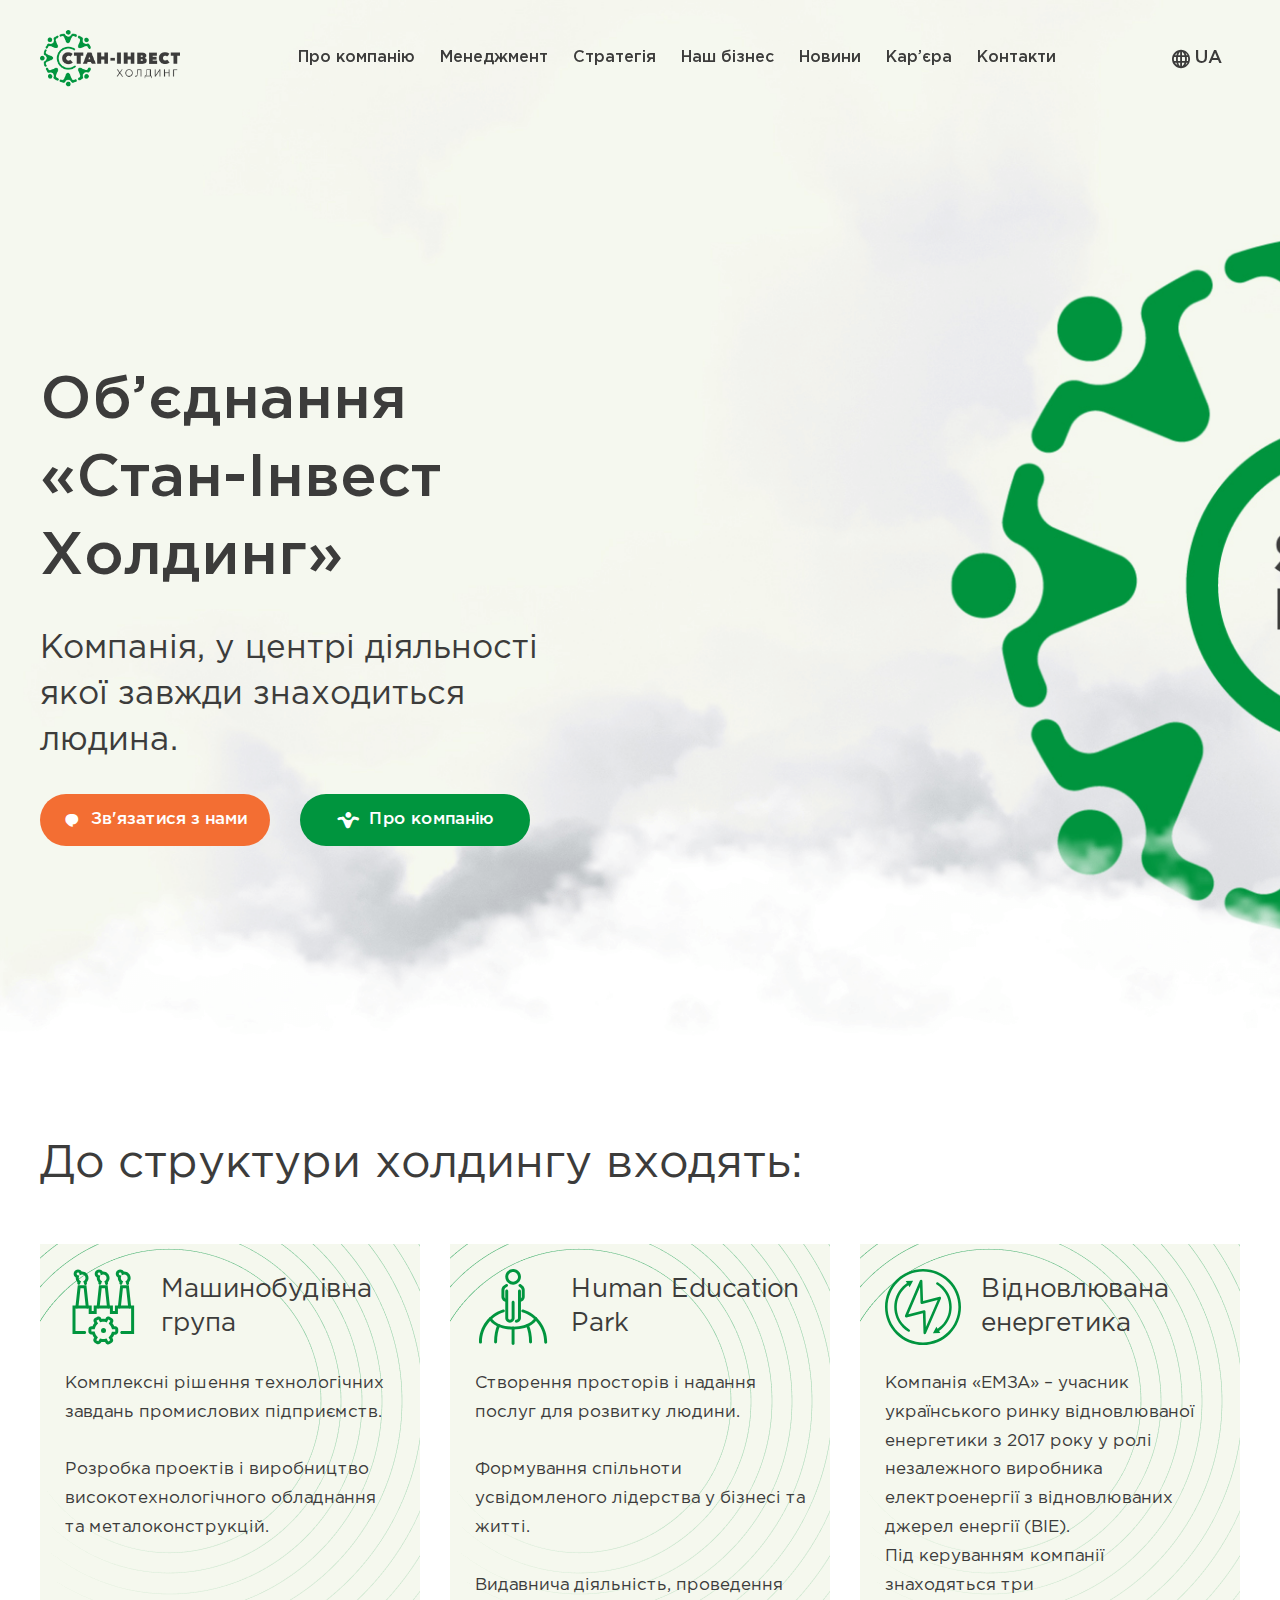
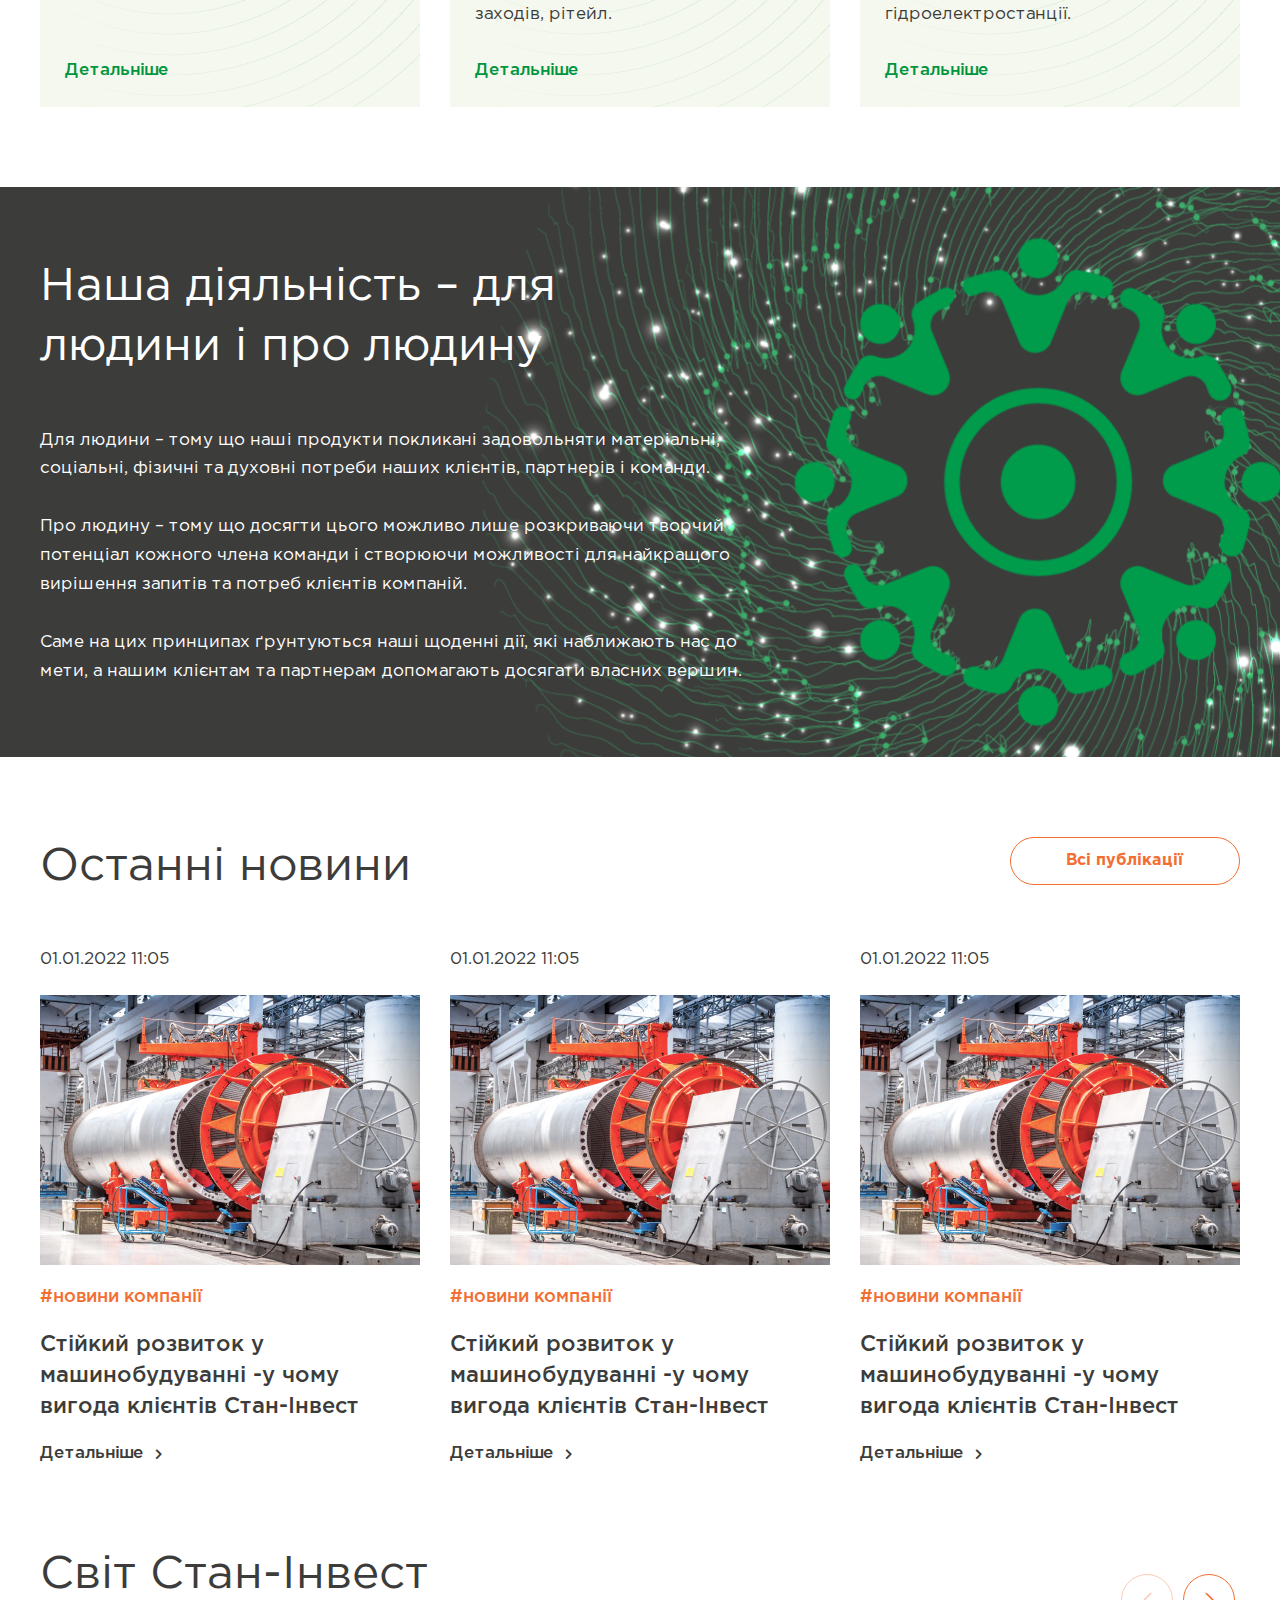
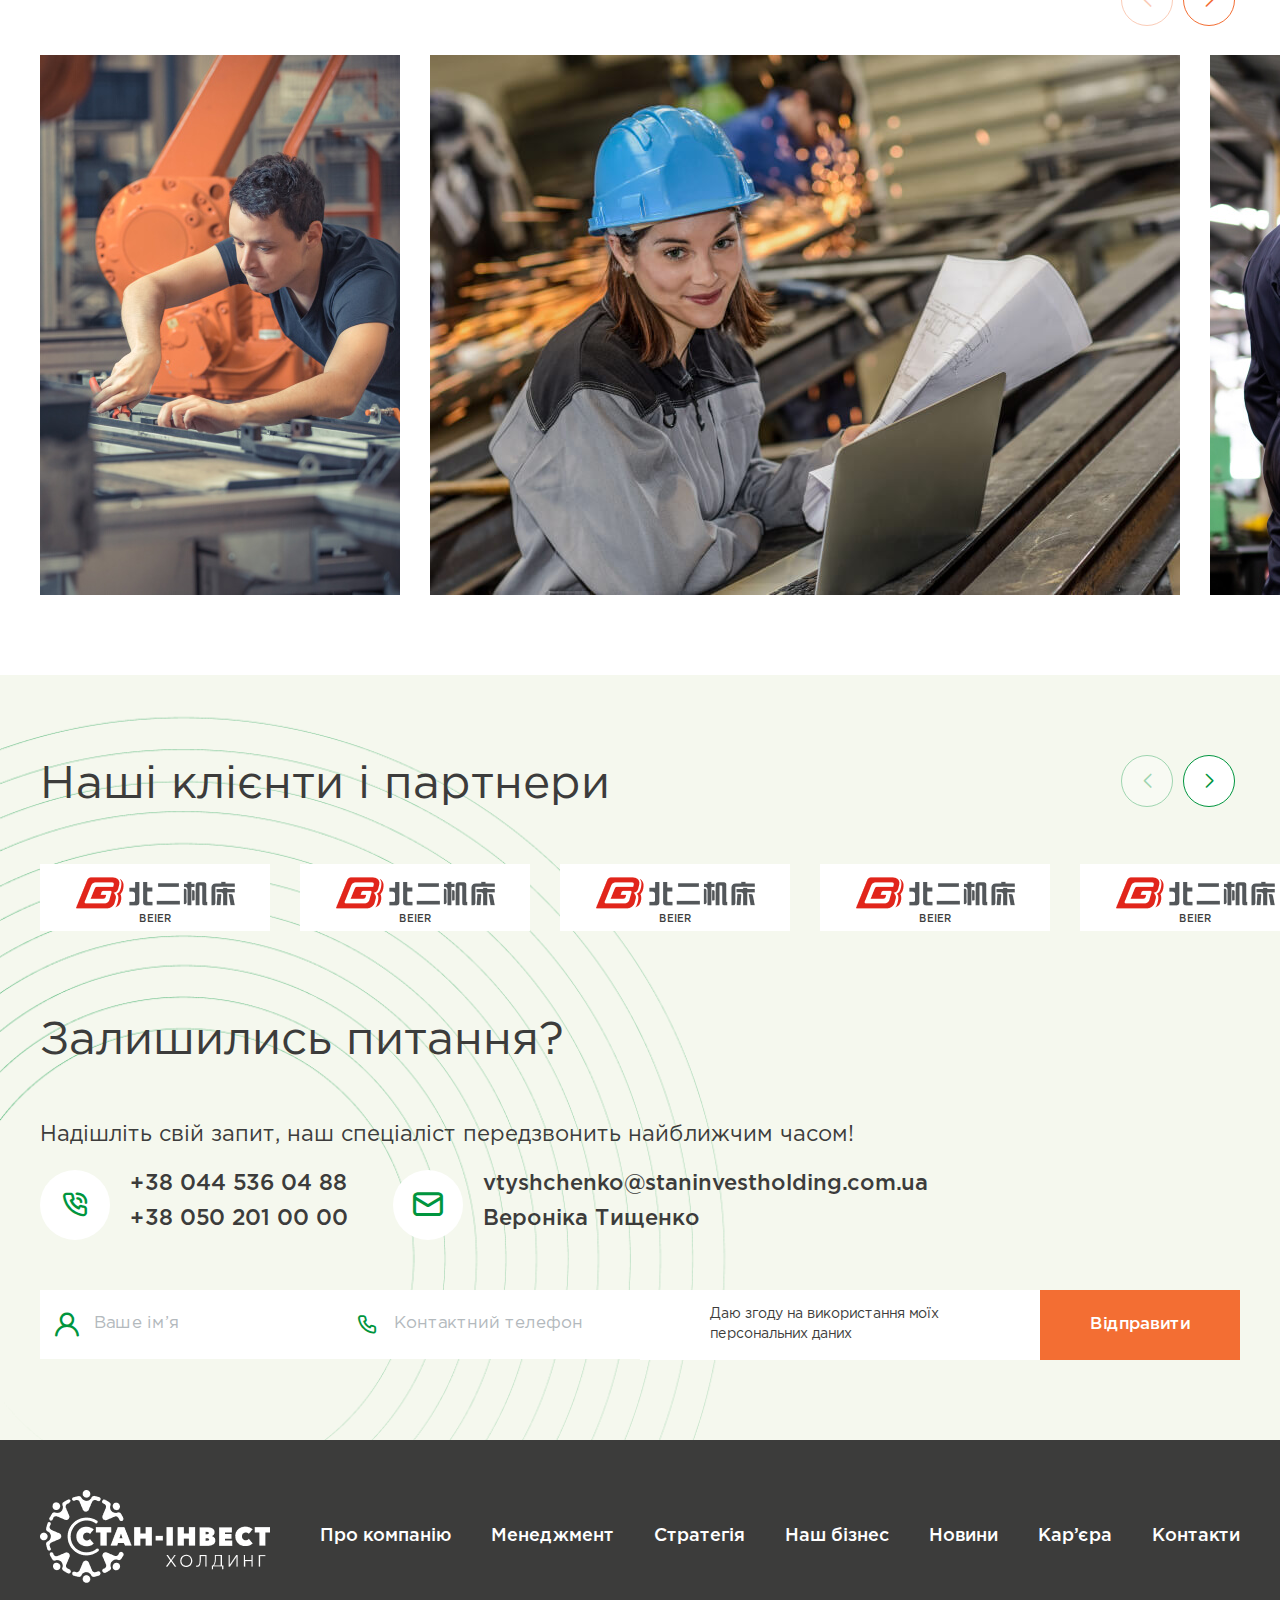
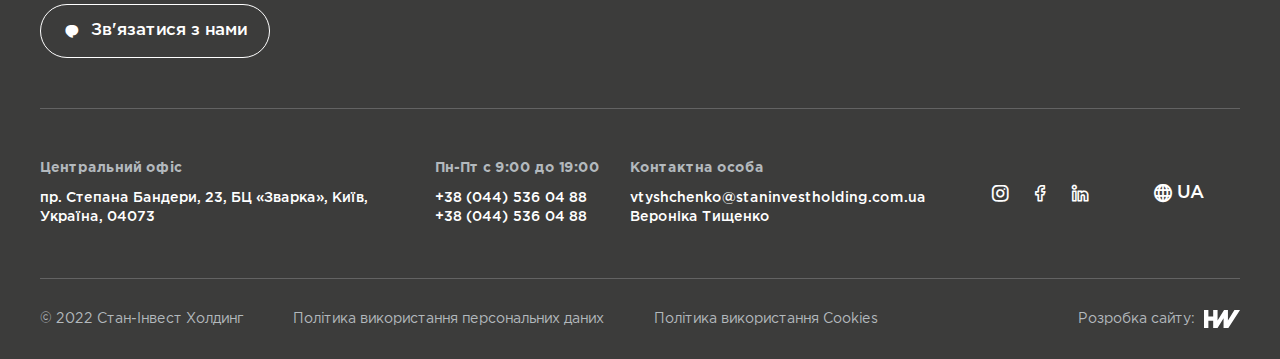
<file: index.html>
<!DOCTYPE html>
<html lang="ru">
 <head>
	<title>Главная</title>
	<meta charset="UTF-8">
	<meta name="format-detection" content="telephone=no">
	<link rel="stylesheet" href="./css/style.min.css">
	<link rel="shortcut icon" href="favicon.ico">
	<link
  rel="stylesheet"
  href="https://unpkg.com/swiper@8/swiper-bundle.min.css"
/>
	<meta name="viewport" content="width=device-width, initial-scale=1.0">
</head>

<body>
	<div class="wrapper">
		<header class="header">
	<div class="header__container _container">
		<div class="header__menu menu">
			<a href="/YaroslavKobets-StanInvest" class="header__logo">
				<img src="./img/header-logo.png" alt="">
			</a>
			<nav class="menu__body">
				<ul class="menu__list">
					<li><a href="./page-AboutUs.html" class="menu__link">Про компанію</a></li>
					<li><a href="./page-Management.html" class="menu__link">Менеджмент</a></li>
					<li><a href="./page-Strategy.html" class="menu__link">Стратегія</a></li>
					<li><a href="./page-Business.html" class="menu__link">Наш бізнес</a></li>
					<li><a href="./page-Archive.html" class="menu__link">Новини</a></li>
					<li><a href="./page-Career.html" class="menu__link">Кар’єра</a></li>
					<li><a href="./page-Contacts.html" class="menu__link">Контакти</a></li>
				</ul>
			</nav>
			<div class="menu__lang _icon-lang">
				ua	
			</div>
			<div class="icon-menu">
				<span></span>
				<span></span>
				<span></span>
			</div>
		</div>
	</div>
</header>
		<main class="page">
			<section class="home-intro">
				<!-- <img src="./img/intro-bg.png" alt="" class="home-intro__bg"> -->
				<div class="home-intro__container _container">
					<div class="home-intro__body">
						<h1 class="h1-title">Об’єднання <br>
							«Стан-Інвест Холдинг»</h1>
						<div class="home-intro__slogan">Компанія, у центрі діяльності
							якої завжди знаходиться людина.</div>
						<div class="home-intro__btns">
							<a href="#" class="home-intro__btn _icon-chat">Зв'язатися з нами</a>
							<a href="#" class="home-intro__btn _icon-about-company">Про компанію</a>
						</div>
					</div>
				</div>
			</section>
			<section class="structure">
				<div class="structure__continer _container">
					<div class="h2-title">До структури холдингу входять:</div>
					<div class="structure__body">
						<a href="#" class="structure__item structure-item">
							<span class="structure-item__head">
								<img src="./img/structure-icon-1.svg" class="structure-item__head-icon">
								<span class="structure-item__head-title">Машинобудівна група</span>
							</span>
							<span class="structure-item__content">Комплексні рішення технологічних завдань промислових
								підприємств.<br><br>
								Розробка проектів і виробництво високотехнологічного обладнання та металоконструкцій.</span>
							<span class="structure-item__btn">Детальніше</span>
						</a>
						<a href="#" class="structure__item structure-item">
							<span class="structure-item__head">
								<img src="./img/structure-icon-2.svg" class="structure-item__head-icon">
								<span class="structure-item__head-title">Human Education Park</span>
							</span>
							<span class="structure-item__content">Створення просторів і надання послуг для розвитку людини.<br><br>
								Формування спільноти усвідомленого лідерства у бізнесі та житті.<br><br>
								Видавнича діяльність, проведення заходів, рітейл.</span>
							<span class="structure-item__btn">Детальніше</span>
						</a>
						<a href="#" class="structure__item structure-item">
							<span class="structure-item__head">
								<img src="./img/structure-icon-3.svg" class="structure-item__head-icon">
								<span class="structure-item__head-title">Відновлювана енергетика</span>
							</span>
							<span class="structure-item__content">Компанія «ЕМЗА» – учасник українського ринку відновлюваної
								енергетики з 2017 року у ролі незалежного виробника електроенергії з відновлюваних джерел енергії
								(ВІЕ).<br>
								Під керуванням компанії знаходяться три гідроелектростанції.</span>
							<span class="structure-item__btn">Детальніше</span>
						</a>
					</div>
				</div>
			</section>
			<section class="activity">
				<img src="./img/activity-bg.png" alt="" class="activity__bg">
				<div class="activity__container _container">
					<div class="activity__body">
						<div class="h2-title">Наша діяльність – для людини і про людину</div>
						<div class="activity__content">Для людини – тому що наші продукти покликані задовольняти матеріальні,
							соціальні, фізичні та духовні потреби наших клієнтів, партнерів і команди.
							<br><br>
							Про людину – тому що досягти цього можливо лише розкриваючи творчий потенціал кожного члена команди і
							створюючи можливості для найкращого вирішення запитів та потреб клієнтів компаній.
							<br><br>
							Саме на цих принципах ґрунтуються наші щоденні дії, які наближають нас до мети, а нашим клієнтам та
							партнерам допомагають досягати власних вершин.
						</div>
					</div>
				</div>
			</section>
			<section class="news">
				<div class="news__container _container">
					<div class="news__head">
						<div class="h2-title">Останні новини</div>
						<a href="#" class="news__all-btn">Всі публікації</a>
					</div>
					<div class="news__body">
						<a href="#" class="news__item news-item">
							<span class="news-item__date">01.01.2022 11:05</span>
							<span class="news-item__image">
								<img src="./img/news-img.jpg" alt="">
							</span>
							<span class="news-item__tag">#новини компанії</span>
							<span class="news-item__title">Стійкий розвиток у машинобудуванні -у чому вигода клієнтів Стан-Інвест</span>
							<span class="news-item__btn _icon-arrow">Детальніше</span>
						</a>
						<a href="#" class="news__item news-item">
							<span class="news-item__date">01.01.2022 11:05</span>
							<span class="news-item__image">
								<img src="./img/news-img.jpg" alt="">
							</span>
							<span class="news-item__tag">#новини компанії</span>
							<span class="news-item__title">Стійкий розвиток у машинобудуванні -у чому вигода клієнтів Стан-Інвест</span>
							<span class="news-item__btn _icon-arrow">Детальніше</span>
						</a>
						<a href="#" class="news__item news-item">
							<span class="news-item__date">01.01.2022 11:05</span>
							<span class="news-item__image">
								<img src="./img/news-img.jpg" alt="">
							</span>
							<span class="news-item__tag">#новини компанії</span>
							<span class="news-item__title">Стійкий розвиток у машинобудуванні -у чому вигода клієнтів Стан-Інвест</span>
							<span class="news-item__btn _icon-arrow">Детальніше</span>
						</a>
					</div>
				</div>
			</section>
			<section class="home-gallery">
				<div class="home-gallery__container _container">
					<div class="home-gallery__head">
						<div class="h2-title">Світ Стан-Інвест</div>
						<div class="home-gallery__navigation">
							<div class="swiper-button-prev home-gallery-prev"></div>
							<div class="swiper-button-next home-gallery-next"></div>
						</div>
					</div>
					<div class="home-gallery__body">
						<div class="swiper home-gallery-slider">
							<div class="swiper-wrapper">
								<div class="swiper-slide">
									<div class="swiper-slide-image">
										<img src="./img/home-gallery-1.jpg" alt="">
									</div>
								</div>
								<div class="swiper-slide">
									<div class="swiper-slide-image">
										<img src="./img/home-gallery-2.jpg" alt="">
									</div>
								</div>
								<div class="swiper-slide">
									<div class="swiper-slide-image">
										<img src="./img/home-gallery-3.jpg" alt="">
									</div>
								</div>
								<div class="swiper-slide">
									<div class="swiper-slide-image">
										<img src="./img/home-gallery-4.jpg" alt="">
									</div>
								</div>
							</div>
						</div>
					</div>
				</div>
			</section>
			<section class="partners">
				<div class="partners__container _container">
					<div class="partners__head">
						<div class="h2-title">Наші клієнти і партнери</div>
						<div class="partners__navigation">
							<div class="swiper-button-prev partners-prev"></div>
							<div class="swiper-button-next partners-next"></div>
						</div>
					</div>
					<div class="partners__body">
						<div class="swiper partners-slider">
							<div class="swiper-wrapper">
								<div class="swiper-slide">
									<a href="#" class="partners-slide__body">
										<img src="./img/partners.png" alt="">
										<span>BEIER</span>
									</a>
								</div>
								<div class="swiper-slide">
									<a href="#" class="partners-slide__body">
										<img src="./img/partners.png" alt="">
										<span>BEIER</span>
									</a>
								</div>
								<div class="swiper-slide">
									<a href="#" class="partners-slide__body">
										<img src="./img/partners.png" alt="">
										<span>BEIER</span>
									</a>
								</div>
								<div class="swiper-slide">
									<a href="#" class="partners-slide__body">
										<img src="./img/partners.png" alt="">
										<span>BEIER</span>
									</a>
								</div>
								<div class="swiper-slide">
									<a href="#" class="partners-slide__body">
										<img src="./img/partners.png" alt="">
										<span>BEIER</span>
									</a>
								</div>

								<div class="swiper-slide">
									<a href="#" class="partners-slide__body">
										<img src="./img/partners.png" alt="">
										<span>BEIER</span>
									</a>
								</div>
								<div class="swiper-slide">
									<a href="#" class="partners-slide__body">
										<img src="./img/partners.png" alt="">
										<span>BEIER</span>
									</a>
								</div>
								<div class="swiper-slide">
									<a href="#" class="partners-slide__body">
										<img src="./img/partners.png" alt="">
										<span>BEIER</span>
									</a>
								</div>
								<div class="swiper-slide">
									<a href="#" class="partners-slide__body">
										<img src="./img/partners.png" alt="">
										<span>BEIER</span>
									</a>
								</div>
							</div>
						</div>
					</div>
				</div>
				<div class="question__container _container">
					<div class="h2-title">Залишились питання?</div>
					<div class="question__body">
						<div class="question__massege">Надішліть свій запит, наш спеціаліст
							передзвонить найближчим часом!</div>
						<div class="question__contacts">
							<div class="question__contacts-item">
								<div class="_icon-phone"></div>
								<a href="">+38 044 536 04 88</a>
								<a href="">+38 050 201 00 00</a>
							</div>
							<div class="question__contacts-item">
								<div class="_icon-mail"></div>
								<a href="">vtyshchenko@staninvestholding.com.ua</a>
								<span>Вероніка Тищенко</span>
							</div>
						</div>
					</div>
					<div class="question__form">
						<form action="#">
							<div class="_icon-men-form"><input type="text" placeholder="Ваше ім’я"></div>
							<div class="_icon-phone-form"><input  type="tel" name="" id="" placeholder="Контактний телефон"></div>
							<span><input type="checkbox" name="" id="">Даю згоду на використання моїх персональних даних </span>
							<button type="submit" >Відправити</button>
						</form>
					</div>
				</div>
			</section>
		</main>
		<div id="popup" class="popup">
	<div class="popup__body">
		<div class="popup__content">
			<a href="#header" class="popup__close close-popup">X</a>
			<div class="popup__title">Это модальное окно №1</div>
			<div class="popup__text">
				<a class="popup-link" href="#popup_2">Попап №2</a> ipsum dolor sit amet consectetur adipisicing elit. Aut enim vero veritatis velit assumenda soluta sed ad, omnis alias placeat debitis voluptas ea ipsam dolorum error dolorem, a blanditiis! Quidem!
				Lorem ipsum dolor sit amet consectetur adipisicing elit. Aut enim vero veritatis velit assumenda soluta sed ad, omnis alias placeat debitis voluptas ea ipsam dolorum error dolorem, a blanditiis! Quidem!
				Lorem ipsum dolor sit amet consectetur adipisicing elit. Aut enim vero veritatis velit assumenda soluta sed ad, omnis alias placeat debitis voluptas ea ipsam dolorum error dolorem, a blanditiis! Quidem!
				Lorem ipsum dolor sit amet consectetur adipisicing elit. Aut enim vero veritatis velit assumenda soluta sed ad, omnis alias placeat debitis voluptas ea ipsam dolorum error dolorem, a blanditiis! Quidem!
				Lorem ipsum dolor sit amet consectetur adipisicing elit. Aut enim vero veritatis velit assumenda soluta sed ad, omnis alias placeat debitis voluptas ea ipsam dolorum error dolorem, a blanditiis! Quidem!
				Lorem ipsum dolor sit amet consectetur adipisicing elit. Aut enim vero veritatis velit assumenda soluta sed ad, omnis alias placeat debitis voluptas ea ipsam dolorum error dolorem, a blanditiis! Quidem!
				Lorem ipsum dolor sit amet consectetur adipisicing elit. Aut enim vero veritatis velit assumenda soluta sed ad, omnis alias placeat debitis voluptas ea ipsam dolorum error dolorem, a blanditiis! Quidem!
			</div>
		</div>
	</div>
</div>
<footer class="footer">
	<div class="footer__container _container">
		<div class="footer__head">
			<a href="" class="footer__logo">
				<img src="./img/footer-logo.png" alt="">
			</a>
			<nav class="footer__nav">
				<ul class="footer__list">
					<li><a href="#" class="footer__link">Про компанію</a></li>
					<li><a href="#" class="footer__link">Менеджмент</a></li>
					<li><a href="#" class="footer__link">Стратегія</a></li>
					<li><a href="#" class="footer__link">Наш бізнес</a></li>
					<li><a href="#" class="footer__link">Новини</a></li>
					<li><a href="#" class="footer__link">Кар’єра</a></li>
					<li><a href="#" class="footer__link">Контакти</a></li>
				</ul>
			</nav>
			<a href="#popup" class="footer__btn-contact _icon-chat popup-link">Зв'язатися з нами</a>
		</div>
		<div class="footer__body">
			<div class="footer__body-info footer-info">
				<div class="footer-info__item">
					<strong>Центральний офіс</strong>
					<a href="">пр. Степана Бандери, 23, БЦ «Зварка»,
						Київ, Україна, 04073</a>
				</div>
				<div class="footer-info__item">
					<strong>Пн-Пт с 9:00 до 19:00</strong>
					<a href="">+38 (044) 536 04 88</a>
					<a href="">+38 (044) 536 04 88</a>
				</div>
				<div class="footer-info__item">
					<strong>Контактна особа</strong>
					<a href="">vtyshchenko@staninvestholding.com.ua</a>
					<span>Вероніка Тищенко</span>
				</div>
			</div>
			<div class="footer__body-socials">
				<a href="" class="_icon-insta"></a>
				<a href="" class="_icon-facebook"></a>
				<a href="" class="_icon-linkedin"></a>
			</div>
				<div class="footer__body-lang _icon-lang">UA <span></span></div>
		</div>
		<div class="footer__bottom">
			<div class="footer__bottom-info">
				<p>© 2022 Стан-Інвест Холдинг</p>
				<a href="">Політика використання персональних даних</a>
				<a href="">Політика використання Cookies</a>
			</div>
			<div class="footer__bottom-creater">Розробка сайту: <img src="./img/HW.svg" alt=""></div>
		</div>
	</div>
</footer>
	</div>
	<!-- Swiper -->
<script src="https://unpkg.com/swiper@8/swiper-bundle.min.js"></script>
<script src="./js/app.min.js"></script>
</body>

</html>
</file>
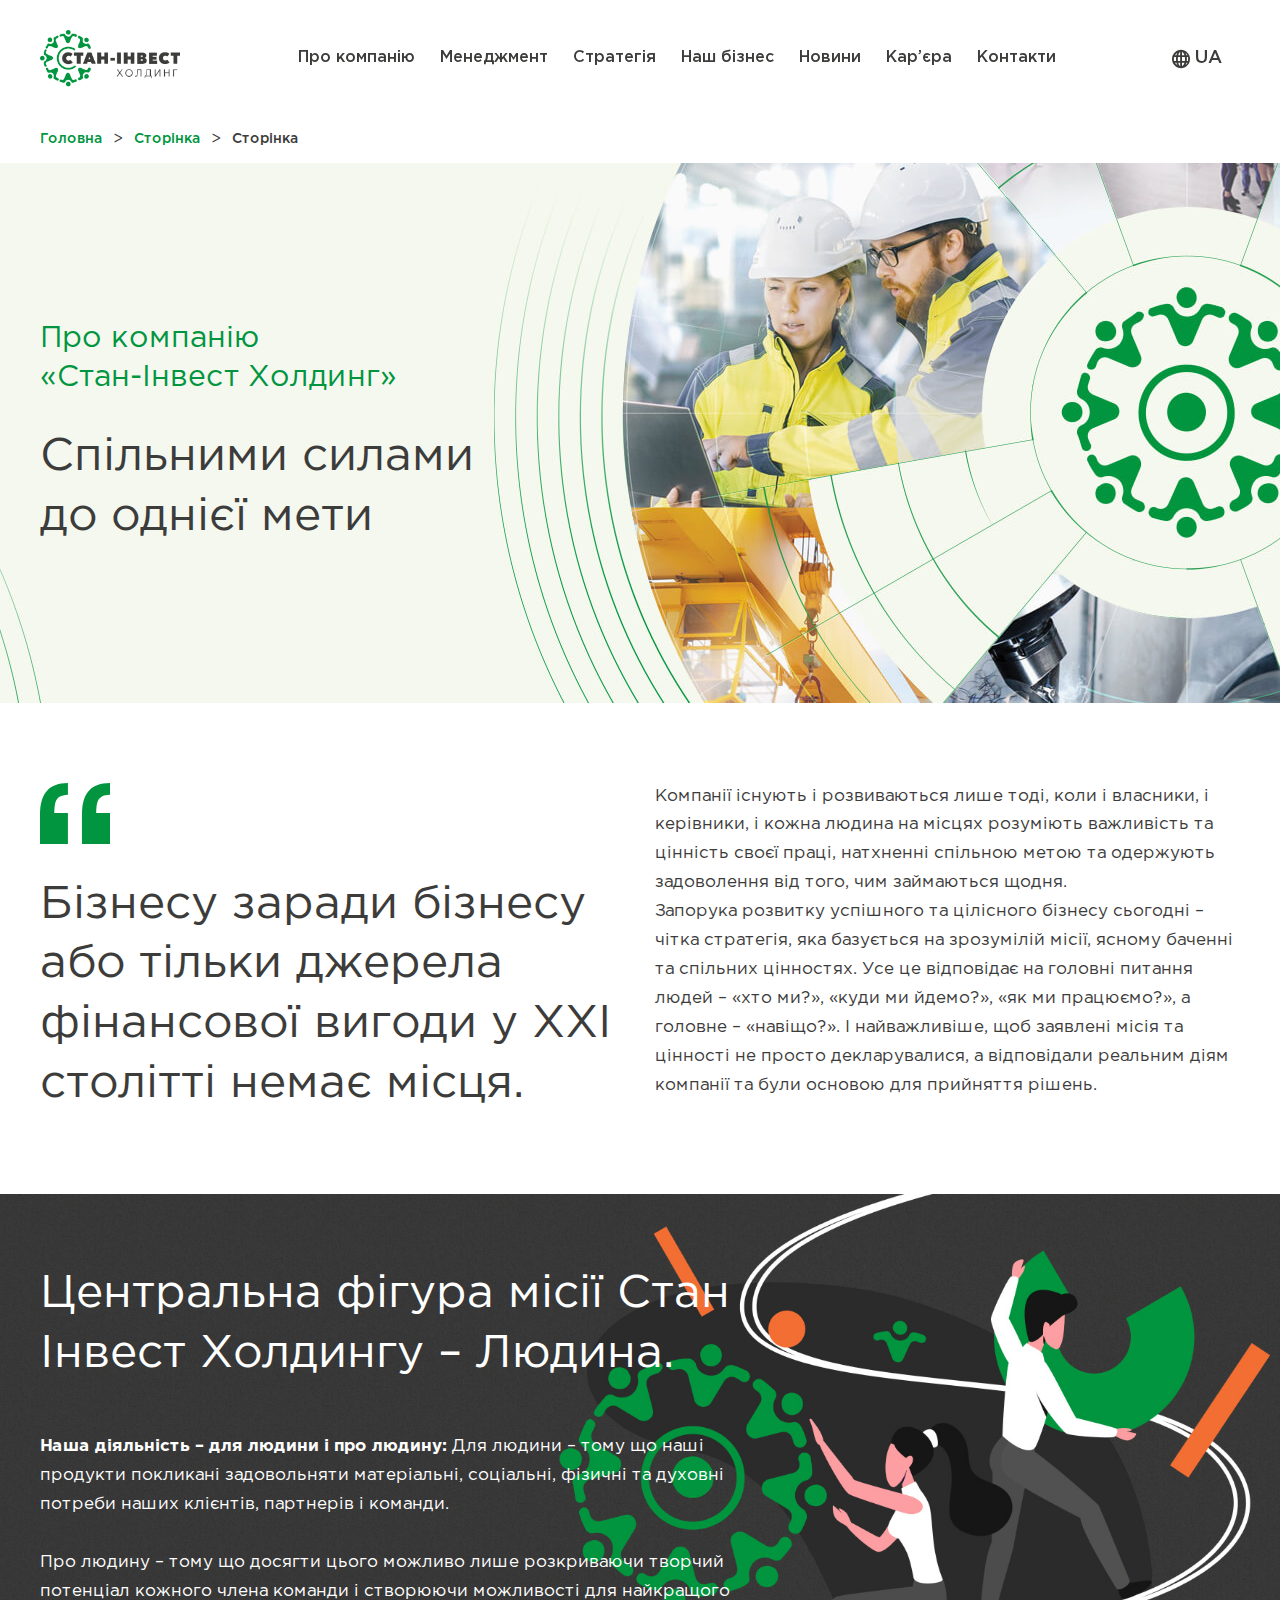
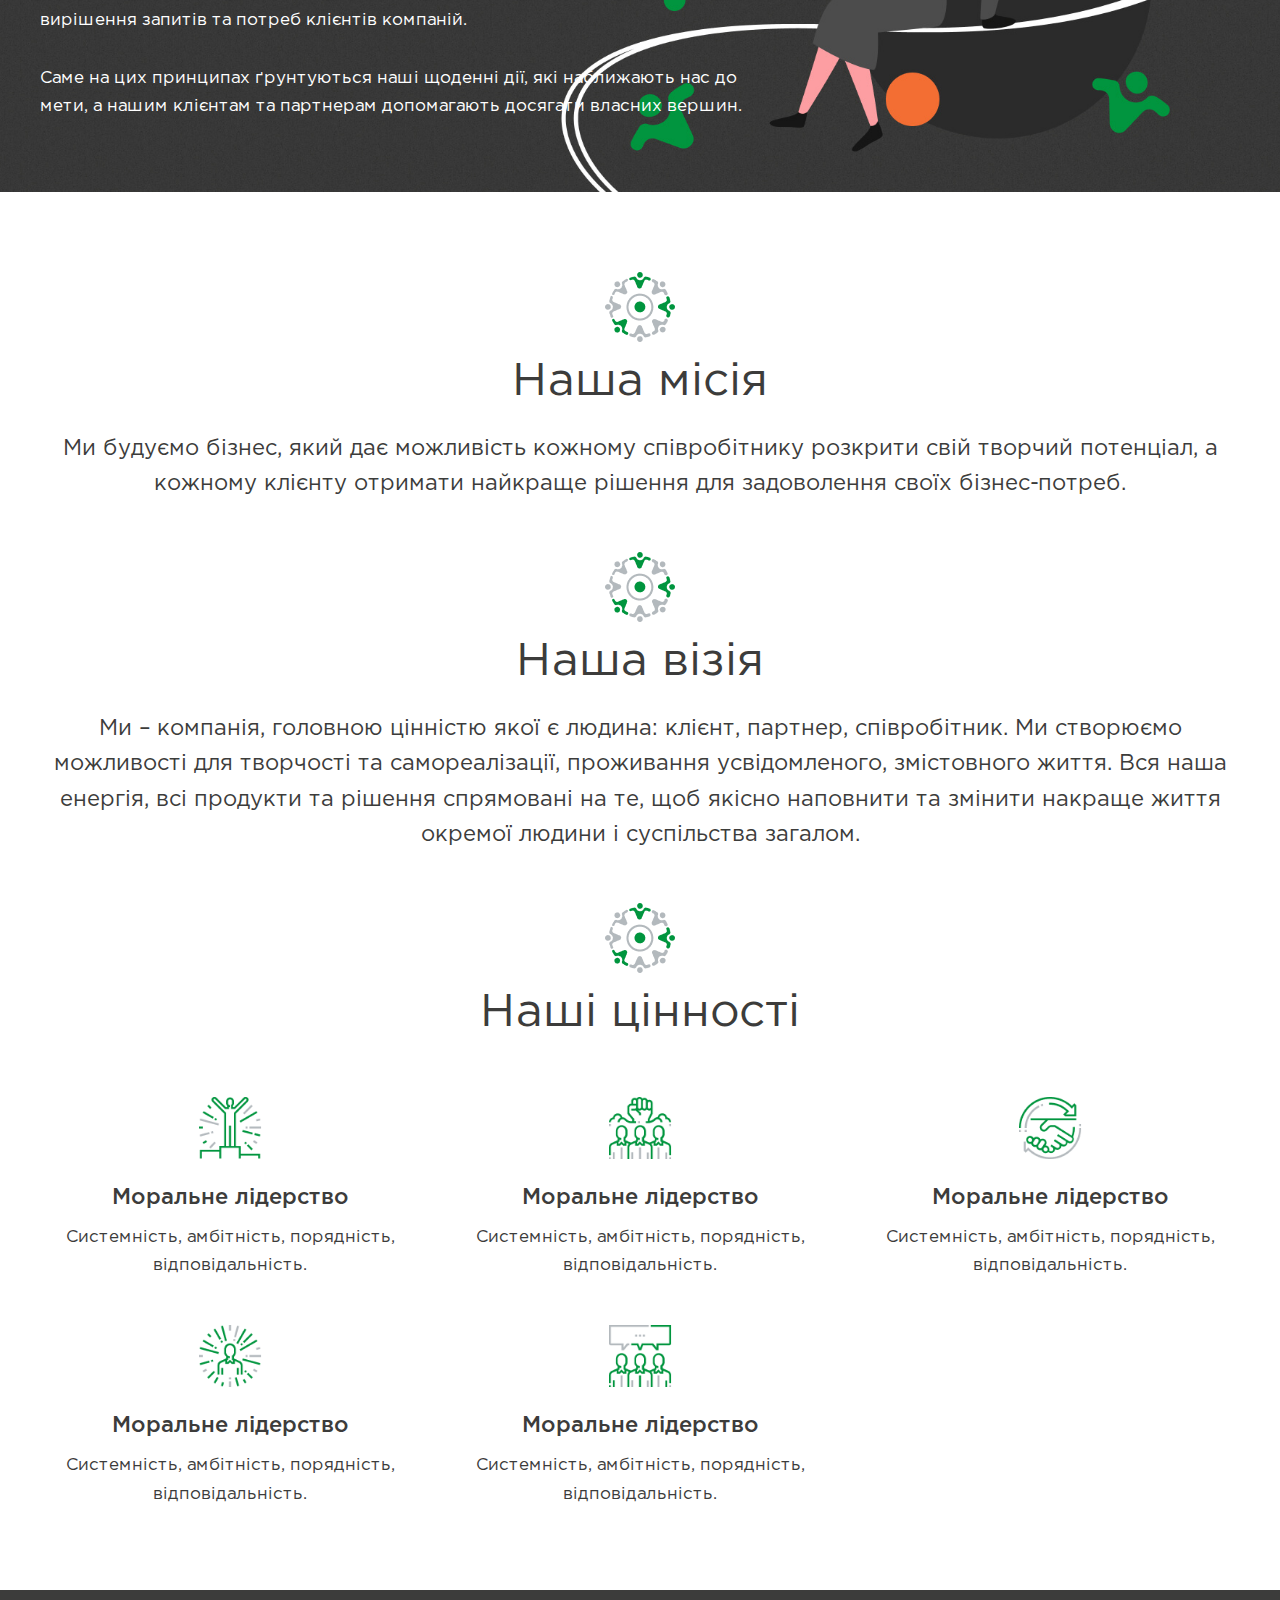
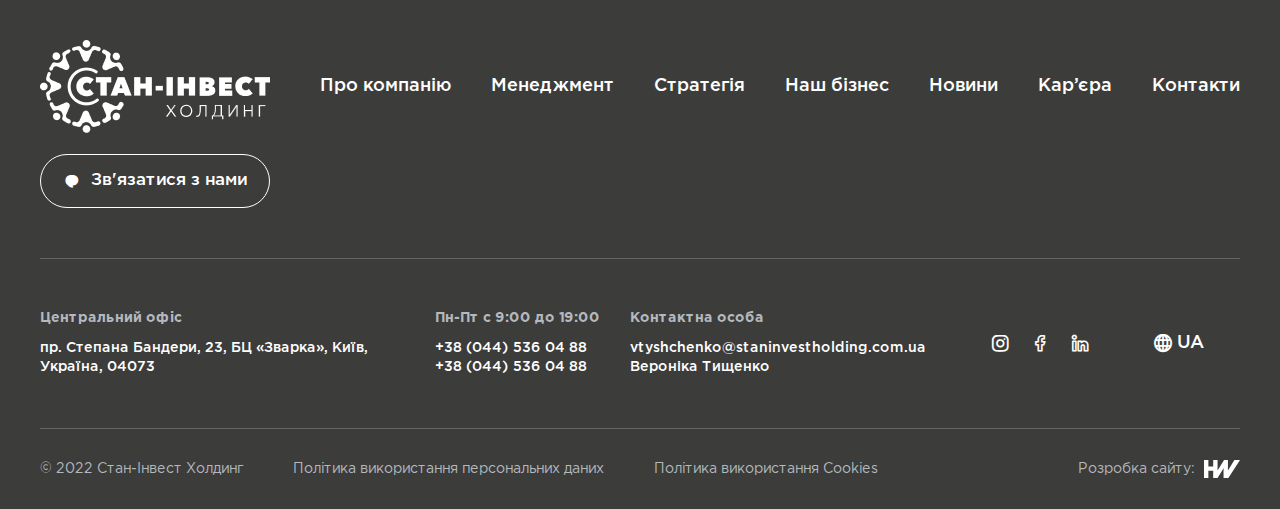
<file: page-AboutUs.html>
<!DOCTYPE html>
<html lang="ru">
 <head>
	<title>Про компанію</title>
	<meta charset="UTF-8">
	<meta name="format-detection" content="telephone=no">
	<link rel="stylesheet" href="./css/style.min.css">
	<link rel="shortcut icon" href="favicon.ico">
	<link
  rel="stylesheet"
  href="https://unpkg.com/swiper@8/swiper-bundle.min.css"
/>
	<meta name="viewport" content="width=device-width, initial-scale=1.0">
</head>

<body>
  <div class="wrapper">
    <header class="header">
	<div class="header__container _container">
		<div class="header__menu menu">
			<a href="/YaroslavKobets-StanInvest" class="header__logo">
				<img src="./img/header-logo.png" alt="">
			</a>
			<nav class="menu__body">
				<ul class="menu__list">
					<li><a href="./page-AboutUs.html" class="menu__link">Про компанію</a></li>
					<li><a href="./page-Management.html" class="menu__link">Менеджмент</a></li>
					<li><a href="./page-Strategy.html" class="menu__link">Стратегія</a></li>
					<li><a href="./page-Business.html" class="menu__link">Наш бізнес</a></li>
					<li><a href="./page-Archive.html" class="menu__link">Новини</a></li>
					<li><a href="./page-Career.html" class="menu__link">Кар’єра</a></li>
					<li><a href="./page-Contacts.html" class="menu__link">Контакти</a></li>
				</ul>
			</nav>
			<div class="menu__lang _icon-lang">
				ua	
			</div>
			<div class="icon-menu">
				<span></span>
				<span></span>
				<span></span>
			</div>
		</div>
	</div>
</header>
    <main class="page inner-page">
      <section class="breadcrumbs _container">
        <a href="#">Головна</a>
        <span>></span>
        <a href="#">Сторінка</a>
        <span>></span>
        <a href="#">Сторінка</a>
      </section>
      <section class="inner-intro">
        <img src="./img/aboutus-bg.jpg" alt="" class="inner-intro__bg">
        <div class="inner-intro__container _container">
          <div class="inner-intro__body">
            <span class="inner-intro__suptitle">Про компанію <br>
              «Стан-Інвест Холдинг»</span>
            <h1 class="h2-title">Спільними силами <br>
              до однієї мети</h1>
          </div>
        </div>
      </section>
      <section class="about-columns">
        <div class="about-columns__container _container">
          <div class="about-columns__body">
            <div class="about-columns__column">
              <blockquote>
                Бізнесу заради бізнесу або тільки джерела фінансової вигоди у XXI столітті немає місця.
              </blockquote>
            </div>
            <div class="about-columns__column">
              <p>Компанії існують і розвиваються лише тоді, коли і власники, і керівники, і кожна людина на місцях
                розуміють важливість та цінність своєї праці, натхненні спільною метою та одержують задоволення від
                того, чим займаються щодня.
              </p>
              <p>
                Запорука розвитку успішного та цілісного бізнесу сьогодні – чітка стратегія, яка базується на зрозумілій
                місії, ясному баченні та спільних цінностях. Усе це відповідає на головні питання людей – «хто ми?»,
                «куди ми йдемо?», «як ми працюємо?», а головне – «навіщо?». І найважливіше, щоб заявлені місія та
                цінності не просто декларувалися, а відповідали реальним діям компанії та були основою для прийняття
                рішень.
              </p>
            </div>
          </div>
        </div>
      </section>
      <section class="activity">
        <img src="./img/aboutus-bg2.jpg" alt="" class="activity__bg">
        <div class="activity__container _container">
          <div class="activity__body">
            <div class="h2-title">Центральна фігура місії Стан Інвест Холдингу – Людина.</div>
            <div class="activity__content">
              <strong>Наша діяльність – для людини і про людину:</strong>
              Для людини – тому що наші продукти покликані задовольняти матеріальні, соціальні, фізичні та духовні
              потреби наших клієнтів, партнерів і команди. <br><br>
              Про людину – тому що досягти цього можливо лише розкриваючи творчий потенціал кожного члена команди і
              створюючи можливості для найкращого вирішення запитів та потреб клієнтів компаній.<br><br>
              Саме на цих принципах ґрунтуються наші щоденні дії, які наближають нас до мети, а нашим клієнтам та
              партнерам допомагають досягати власних вершин.
            </div>
          </div>
        </div>
      </section>
      <section class="about">
        <div class="about__container _container">
          <div class="about__body">
            <div class="about__item about-item">
              <div class="items-i__icon">
                <img src="./img/about-icon-1.png">
              </div>
              <div class="about-item__title">Наша місія</div>
              <div class="about-item__text">Ми будуємо бізнес, який дає можливість кожному співробітнику розкрити свій творчий потенціал, а кожному клієнту отримати найкраще рішення для задоволення своїх бізнес-потреб.</div>
            </div>
            <div class="about__item about-item">
              <div class="items-i__icon">
                <img src="./img/about-icon-1.png">
              </div>
              <div class="about-item__title">Наша візія</div>
              <div class="about-item__text">Ми – компанія, головною цінністю якої є людина: клієнт, партнер, співробітник. Ми створюємо можливості для творчості та самореалізації, проживання усвідомленого, змістовного життя.
                Вся наша енергія, всі продукти та рішення спрямовані на те, щоб якісно наповнити та змінити накраще життя окремої людини і суспільства загалом.</div>
            </div>
            <div class="about__item about-item">
              <div class="items-i__icon">
                <img src="./img/about-icon-1.png">
              </div>
              <div class="about-item__title">Наші цінності</div>
              <div class="about-item__text"></div>
              <div class="about__items">
                <div class="about__items-i items-i">
                  <div class="items-i__icon">
                    <img src="./img/about-icon-2.png">
                  </div>
                  <div class="items-i__title">Моральне лідерство</div>
                  <div class="items-i__text">Системність, амбітність, порядність, відповідальність.</div>
                </div>
                <div class="about__items-i items-i">
                  <div class="items-i__icon">
                    <img src="./img/about-icon-3.png">
                  </div>
                  <div class="items-i__title">Моральне лідерство</div>
                  <div class="items-i__text">Системність, амбітність, порядність, відповідальність.</div>
                </div>
                <div class="about__items-i items-i">
                  <div class="items-i__icon">
                    <img src="./img/about-icon-4.png">
                  </div>
                  <div class="items-i__title">Моральне лідерство</div>
                  <div class="items-i__text">Системність, амбітність, порядність, відповідальність.</div>
                </div>
                <div class="about__items-i items-i">
                  <div class="items-i__icon">
                    <img src="./img/about-icon-5.png">
                  </div>
                  <div class="items-i__title">Моральне лідерство</div>
                  <div class="items-i__text">Системність, амбітність, порядність, відповідальність.</div>
                </div>
                <div class="about__items-i items-i">
                  <div class="items-i__icon">
                    <img src="./img/about-icon-6.png">
                  </div>
                  <div class="items-i__title">Моральне лідерство</div>
                  <div class="items-i__text">Системність, амбітність, порядність, відповідальність.</div>
                </div>
              </div>
            </div>
          </div>
        </div>
      </section>
    </main>
    <div id="popup" class="popup">
	<div class="popup__body">
		<div class="popup__content">
			<a href="#header" class="popup__close close-popup">X</a>
			<div class="popup__title">Это модальное окно №1</div>
			<div class="popup__text">
				<a class="popup-link" href="#popup_2">Попап №2</a> ipsum dolor sit amet consectetur adipisicing elit. Aut enim vero veritatis velit assumenda soluta sed ad, omnis alias placeat debitis voluptas ea ipsam dolorum error dolorem, a blanditiis! Quidem!
				Lorem ipsum dolor sit amet consectetur adipisicing elit. Aut enim vero veritatis velit assumenda soluta sed ad, omnis alias placeat debitis voluptas ea ipsam dolorum error dolorem, a blanditiis! Quidem!
				Lorem ipsum dolor sit amet consectetur adipisicing elit. Aut enim vero veritatis velit assumenda soluta sed ad, omnis alias placeat debitis voluptas ea ipsam dolorum error dolorem, a blanditiis! Quidem!
				Lorem ipsum dolor sit amet consectetur adipisicing elit. Aut enim vero veritatis velit assumenda soluta sed ad, omnis alias placeat debitis voluptas ea ipsam dolorum error dolorem, a blanditiis! Quidem!
				Lorem ipsum dolor sit amet consectetur adipisicing elit. Aut enim vero veritatis velit assumenda soluta sed ad, omnis alias placeat debitis voluptas ea ipsam dolorum error dolorem, a blanditiis! Quidem!
				Lorem ipsum dolor sit amet consectetur adipisicing elit. Aut enim vero veritatis velit assumenda soluta sed ad, omnis alias placeat debitis voluptas ea ipsam dolorum error dolorem, a blanditiis! Quidem!
				Lorem ipsum dolor sit amet consectetur adipisicing elit. Aut enim vero veritatis velit assumenda soluta sed ad, omnis alias placeat debitis voluptas ea ipsam dolorum error dolorem, a blanditiis! Quidem!
			</div>
		</div>
	</div>
</div>
<footer class="footer">
	<div class="footer__container _container">
		<div class="footer__head">
			<a href="" class="footer__logo">
				<img src="./img/footer-logo.png" alt="">
			</a>
			<nav class="footer__nav">
				<ul class="footer__list">
					<li><a href="#" class="footer__link">Про компанію</a></li>
					<li><a href="#" class="footer__link">Менеджмент</a></li>
					<li><a href="#" class="footer__link">Стратегія</a></li>
					<li><a href="#" class="footer__link">Наш бізнес</a></li>
					<li><a href="#" class="footer__link">Новини</a></li>
					<li><a href="#" class="footer__link">Кар’єра</a></li>
					<li><a href="#" class="footer__link">Контакти</a></li>
				</ul>
			</nav>
			<a href="#popup" class="footer__btn-contact _icon-chat popup-link">Зв'язатися з нами</a>
		</div>
		<div class="footer__body">
			<div class="footer__body-info footer-info">
				<div class="footer-info__item">
					<strong>Центральний офіс</strong>
					<a href="">пр. Степана Бандери, 23, БЦ «Зварка»,
						Київ, Україна, 04073</a>
				</div>
				<div class="footer-info__item">
					<strong>Пн-Пт с 9:00 до 19:00</strong>
					<a href="">+38 (044) 536 04 88</a>
					<a href="">+38 (044) 536 04 88</a>
				</div>
				<div class="footer-info__item">
					<strong>Контактна особа</strong>
					<a href="">vtyshchenko@staninvestholding.com.ua</a>
					<span>Вероніка Тищенко</span>
				</div>
			</div>
			<div class="footer__body-socials">
				<a href="" class="_icon-insta"></a>
				<a href="" class="_icon-facebook"></a>
				<a href="" class="_icon-linkedin"></a>
			</div>
				<div class="footer__body-lang _icon-lang">UA <span></span></div>
		</div>
		<div class="footer__bottom">
			<div class="footer__bottom-info">
				<p>© 2022 Стан-Інвест Холдинг</p>
				<a href="">Політика використання персональних даних</a>
				<a href="">Політика використання Cookies</a>
			</div>
			<div class="footer__bottom-creater">Розробка сайту: <img src="./img/HW.svg" alt=""></div>
		</div>
	</div>
</footer>
  </div>
  <!-- Swiper -->
<script src="https://unpkg.com/swiper@8/swiper-bundle.min.js"></script>
<script src="./js/app.min.js"></script>
</body>

</html>
</file>
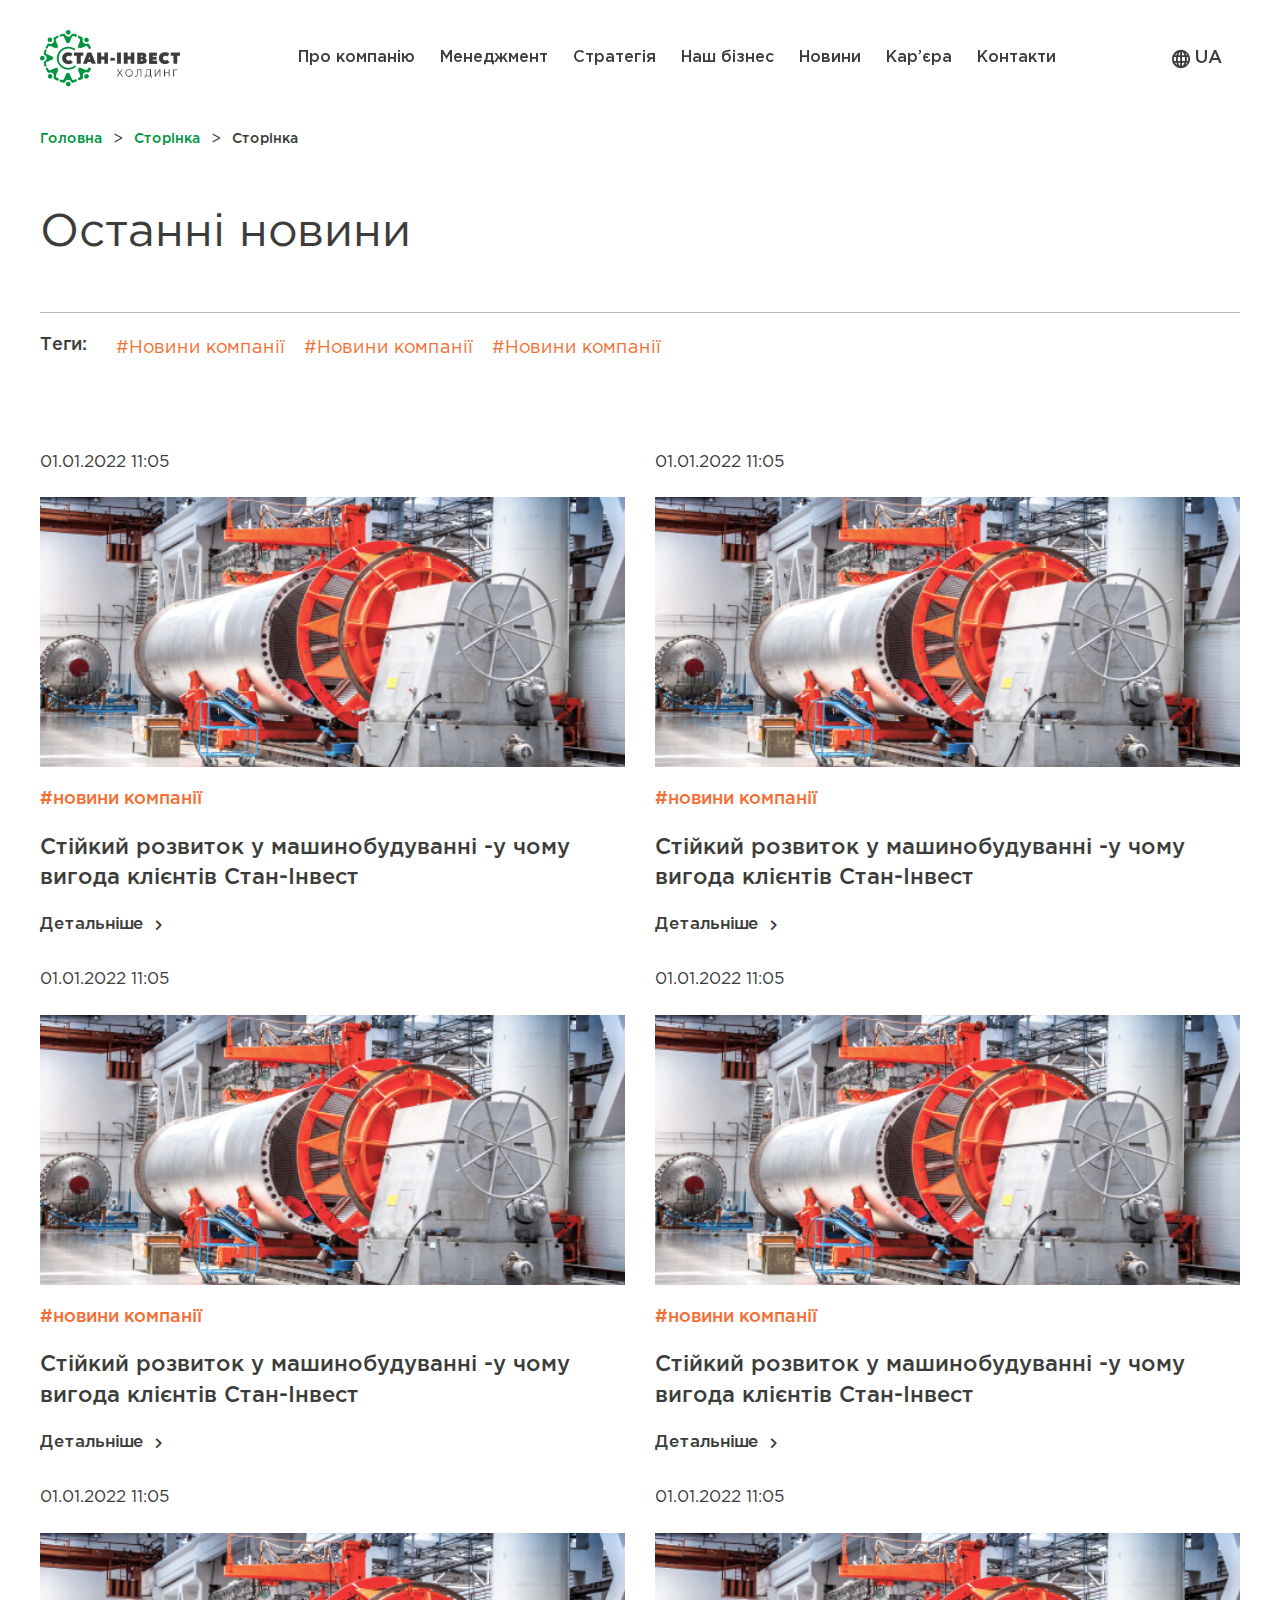
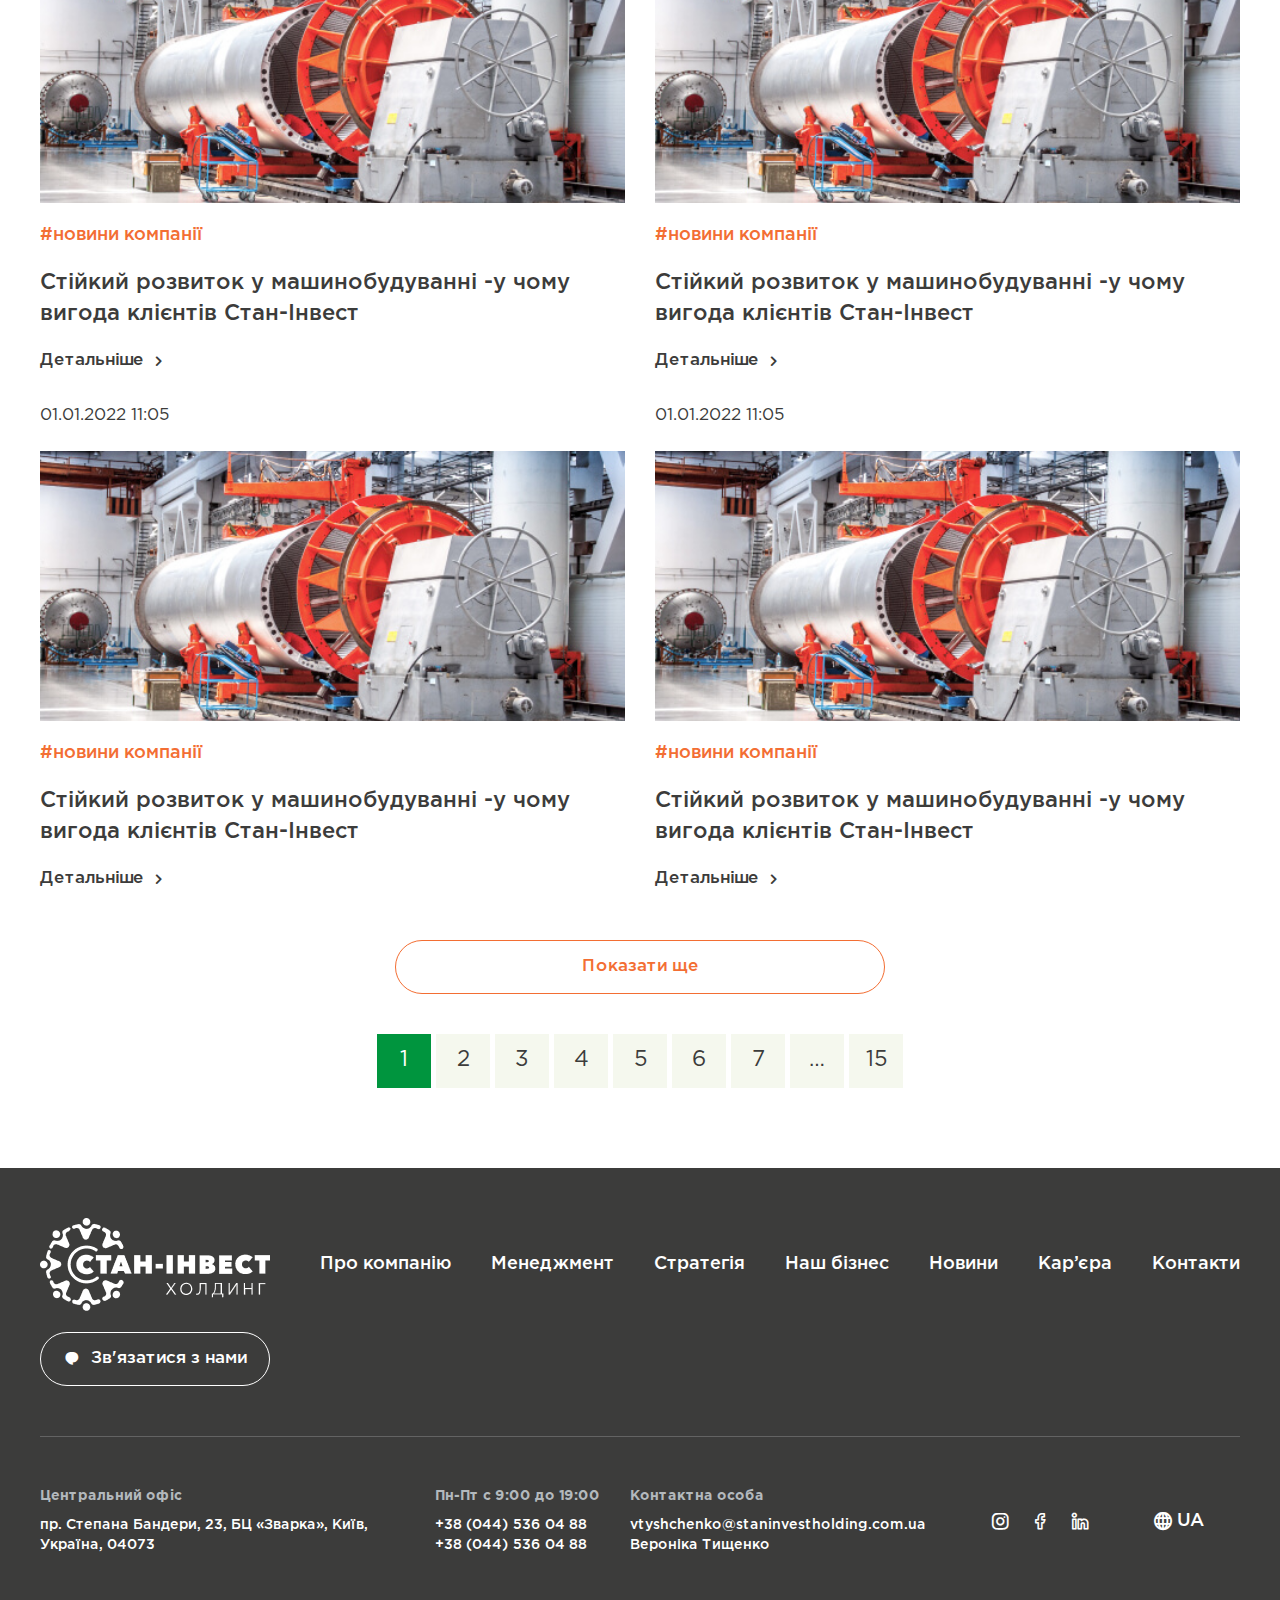
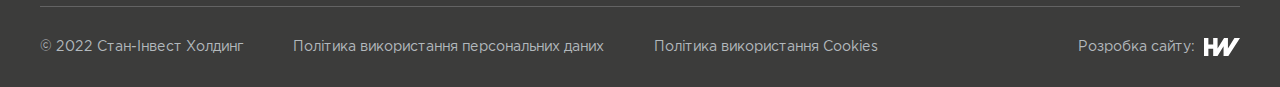
<file: page-Archive.html>
<!DOCTYPE html>
<html lang="ru">
 <head>
	<title>Новини</title>
	<meta charset="UTF-8">
	<meta name="format-detection" content="telephone=no">
	<link rel="stylesheet" href="./css/style.min.css">
	<link rel="shortcut icon" href="favicon.ico">
	<link
  rel="stylesheet"
  href="https://unpkg.com/swiper@8/swiper-bundle.min.css"
/>
	<meta name="viewport" content="width=device-width, initial-scale=1.0">
</head>

<body>
  <div class="wrapper">
    <header class="header">
	<div class="header__container _container">
		<div class="header__menu menu">
			<a href="/YaroslavKobets-StanInvest" class="header__logo">
				<img src="./img/header-logo.png" alt="">
			</a>
			<nav class="menu__body">
				<ul class="menu__list">
					<li><a href="./page-AboutUs.html" class="menu__link">Про компанію</a></li>
					<li><a href="./page-Management.html" class="menu__link">Менеджмент</a></li>
					<li><a href="./page-Strategy.html" class="menu__link">Стратегія</a></li>
					<li><a href="./page-Business.html" class="menu__link">Наш бізнес</a></li>
					<li><a href="./page-Archive.html" class="menu__link">Новини</a></li>
					<li><a href="./page-Career.html" class="menu__link">Кар’єра</a></li>
					<li><a href="./page-Contacts.html" class="menu__link">Контакти</a></li>
				</ul>
			</nav>
			<div class="menu__lang _icon-lang">
				ua	
			</div>
			<div class="icon-menu">
				<span></span>
				<span></span>
				<span></span>
			</div>
		</div>
	</div>
</header>
    <main class="page inner-page">
      <section class="breadcrumbs _container">
        <a href="#">Головна</a>
        <span>></span>
        <a href="#">Сторінка</a>
        <span>></span>
        <a href="#">Сторінка</a>
      </section>
      <div class="_container" style="margin-top: 40px;">
        <h1 class="h2-title">Останні новини</h1>
        <div class="tags">
          <span>Теги:</span>
          <a href="#">#Новини компанії</a>
          <a href="#">#Новини компанії</a>
          <a href="#">#Новини компанії</a>
        </div>
      </div>
      <section class="news news-page">
				<div class="news__container _container">
					<div class="news__body">
						<a href="./page-Post.html" class="news__item news-item">
							<span class="news-item__date">01.01.2022 11:05</span>
							<span class="news-item__image">
								<img src="./img/news-img.jpg" alt="">
							</span>
							<span class="news-item__tag">#новини компанії</span>
							<span class="news-item__title">Стійкий розвиток у машинобудуванні -у чому вигода клієнтів Стан-Інвест</span>
							<span class="news-item__btn _icon-arrow">Детальніше</span>
						</a>
						<a href="./page-Post.html" class="news__item news-item">
							<span class="news-item__date">01.01.2022 11:05</span>
							<span class="news-item__image">
								<img src="./img/news-img.jpg" alt="">
							</span>
							<span class="news-item__tag">#новини компанії</span>
							<span class="news-item__title">Стійкий розвиток у машинобудуванні -у чому вигода клієнтів Стан-Інвест</span>
							<span class="news-item__btn _icon-arrow">Детальніше</span>
						</a>
						<a href="./page-Post.html" class="news__item news-item">
							<span class="news-item__date">01.01.2022 11:05</span>
							<span class="news-item__image">
								<img src="./img/news-img.jpg" alt="">
							</span>
							<span class="news-item__tag">#новини компанії</span>
							<span class="news-item__title">Стійкий розвиток у машинобудуванні -у чому вигода клієнтів Стан-Інвест</span>
							<span class="news-item__btn _icon-arrow">Детальніше</span>
						</a>
						<a href="#" class="news__item news-item">
							<span class="news-item__date">01.01.2022 11:05</span>
							<span class="news-item__image">
								<img src="./img/news-img.jpg" alt="">
							</span>
							<span class="news-item__tag">#новини компанії</span>
							<span class="news-item__title">Стійкий розвиток у машинобудуванні -у чому вигода клієнтів Стан-Інвест</span>
							<span class="news-item__btn _icon-arrow">Детальніше</span>
						</a>
						<a href="#" class="news__item news-item">
							<span class="news-item__date">01.01.2022 11:05</span>
							<span class="news-item__image">
								<img src="./img/news-img.jpg" alt="">
							</span>
							<span class="news-item__tag">#новини компанії</span>
							<span class="news-item__title">Стійкий розвиток у машинобудуванні -у чому вигода клієнтів Стан-Інвест</span>
							<span class="news-item__btn _icon-arrow">Детальніше</span>
						</a>
						<a href="#" class="news__item news-item">
							<span class="news-item__date">01.01.2022 11:05</span>
							<span class="news-item__image">
								<img src="./img/news-img.jpg" alt="">
							</span>
							<span class="news-item__tag">#новини компанії</span>
							<span class="news-item__title">Стійкий розвиток у машинобудуванні -у чому вигода клієнтів Стан-Інвест</span>
							<span class="news-item__btn _icon-arrow">Детальніше</span>
						</a>
						<a href="#" class="news__item news-item">
							<span class="news-item__date">01.01.2022 11:05</span>
							<span class="news-item__image">
								<img src="./img/news-img.jpg" alt="">
							</span>
							<span class="news-item__tag">#новини компанії</span>
							<span class="news-item__title">Стійкий розвиток у машинобудуванні -у чому вигода клієнтів Стан-Інвест</span>
							<span class="news-item__btn _icon-arrow">Детальніше</span>
						</a>
						<a href="#" class="news__item news-item">
							<span class="news-item__date">01.01.2022 11:05</span>
							<span class="news-item__image">
								<img src="./img/news-img.jpg" alt="">
							</span>
							<span class="news-item__tag">#новини компанії</span>
							<span class="news-item__title">Стійкий розвиток у машинобудуванні -у чому вигода клієнтів Стан-Інвест</span>
							<span class="news-item__btn _icon-arrow">Детальніше</span>
						</a>
					</div>
					<div class="more-btnc">
						<a href="" class="more-btn">Показати ще</a>
					</div>
          
          <nav class="navigation pagination" role="navigation">
            <div class="nav-links">
							<span class="page-numbers current"><span class="meta-nav screen-reader-text">1</span></span>
              <a class="page-numbers" href=""><span class="meta-nav screen-reader-text">2</span></a>
							<a class="page-numbers" href=""><span class="meta-nav screen-reader-text">3</span></a>
							<a class="page-numbers" href=""><span class="meta-nav screen-reader-text">4</span></a>
							<a class="page-numbers" href=""><span class="meta-nav screen-reader-text">5</span></a>
							<a class="page-numbers" href=""><span class="meta-nav screen-reader-text">6</span></a>
              <a class="page-numbers" href=""><span class="meta-nav screen-reader-text">7</span></a>
              <span class="page-numbers dots">…</span>
              <a class="page-numbers" href=""><span class="meta-nav screen-reader-text">15</span></a>
            </div>
          </nav>
				</div>
			</section>
    </main>
    <div id="popup" class="popup">
	<div class="popup__body">
		<div class="popup__content">
			<a href="#header" class="popup__close close-popup">X</a>
			<div class="popup__title">Это модальное окно №1</div>
			<div class="popup__text">
				<a class="popup-link" href="#popup_2">Попап №2</a> ipsum dolor sit amet consectetur adipisicing elit. Aut enim vero veritatis velit assumenda soluta sed ad, omnis alias placeat debitis voluptas ea ipsam dolorum error dolorem, a blanditiis! Quidem!
				Lorem ipsum dolor sit amet consectetur adipisicing elit. Aut enim vero veritatis velit assumenda soluta sed ad, omnis alias placeat debitis voluptas ea ipsam dolorum error dolorem, a blanditiis! Quidem!
				Lorem ipsum dolor sit amet consectetur adipisicing elit. Aut enim vero veritatis velit assumenda soluta sed ad, omnis alias placeat debitis voluptas ea ipsam dolorum error dolorem, a blanditiis! Quidem!
				Lorem ipsum dolor sit amet consectetur adipisicing elit. Aut enim vero veritatis velit assumenda soluta sed ad, omnis alias placeat debitis voluptas ea ipsam dolorum error dolorem, a blanditiis! Quidem!
				Lorem ipsum dolor sit amet consectetur adipisicing elit. Aut enim vero veritatis velit assumenda soluta sed ad, omnis alias placeat debitis voluptas ea ipsam dolorum error dolorem, a blanditiis! Quidem!
				Lorem ipsum dolor sit amet consectetur adipisicing elit. Aut enim vero veritatis velit assumenda soluta sed ad, omnis alias placeat debitis voluptas ea ipsam dolorum error dolorem, a blanditiis! Quidem!
				Lorem ipsum dolor sit amet consectetur adipisicing elit. Aut enim vero veritatis velit assumenda soluta sed ad, omnis alias placeat debitis voluptas ea ipsam dolorum error dolorem, a blanditiis! Quidem!
			</div>
		</div>
	</div>
</div>
<footer class="footer">
	<div class="footer__container _container">
		<div class="footer__head">
			<a href="" class="footer__logo">
				<img src="./img/footer-logo.png" alt="">
			</a>
			<nav class="footer__nav">
				<ul class="footer__list">
					<li><a href="#" class="footer__link">Про компанію</a></li>
					<li><a href="#" class="footer__link">Менеджмент</a></li>
					<li><a href="#" class="footer__link">Стратегія</a></li>
					<li><a href="#" class="footer__link">Наш бізнес</a></li>
					<li><a href="#" class="footer__link">Новини</a></li>
					<li><a href="#" class="footer__link">Кар’єра</a></li>
					<li><a href="#" class="footer__link">Контакти</a></li>
				</ul>
			</nav>
			<a href="#popup" class="footer__btn-contact _icon-chat popup-link">Зв'язатися з нами</a>
		</div>
		<div class="footer__body">
			<div class="footer__body-info footer-info">
				<div class="footer-info__item">
					<strong>Центральний офіс</strong>
					<a href="">пр. Степана Бандери, 23, БЦ «Зварка»,
						Київ, Україна, 04073</a>
				</div>
				<div class="footer-info__item">
					<strong>Пн-Пт с 9:00 до 19:00</strong>
					<a href="">+38 (044) 536 04 88</a>
					<a href="">+38 (044) 536 04 88</a>
				</div>
				<div class="footer-info__item">
					<strong>Контактна особа</strong>
					<a href="">vtyshchenko@staninvestholding.com.ua</a>
					<span>Вероніка Тищенко</span>
				</div>
			</div>
			<div class="footer__body-socials">
				<a href="" class="_icon-insta"></a>
				<a href="" class="_icon-facebook"></a>
				<a href="" class="_icon-linkedin"></a>
			</div>
				<div class="footer__body-lang _icon-lang">UA <span></span></div>
		</div>
		<div class="footer__bottom">
			<div class="footer__bottom-info">
				<p>© 2022 Стан-Інвест Холдинг</p>
				<a href="">Політика використання персональних даних</a>
				<a href="">Політика використання Cookies</a>
			</div>
			<div class="footer__bottom-creater">Розробка сайту: <img src="./img/HW.svg" alt=""></div>
		</div>
	</div>
</footer>
  </div>
  <!-- Swiper -->
<script src="https://unpkg.com/swiper@8/swiper-bundle.min.js"></script>
<script src="./js/app.min.js"></script>
</body>

</html>
</file>
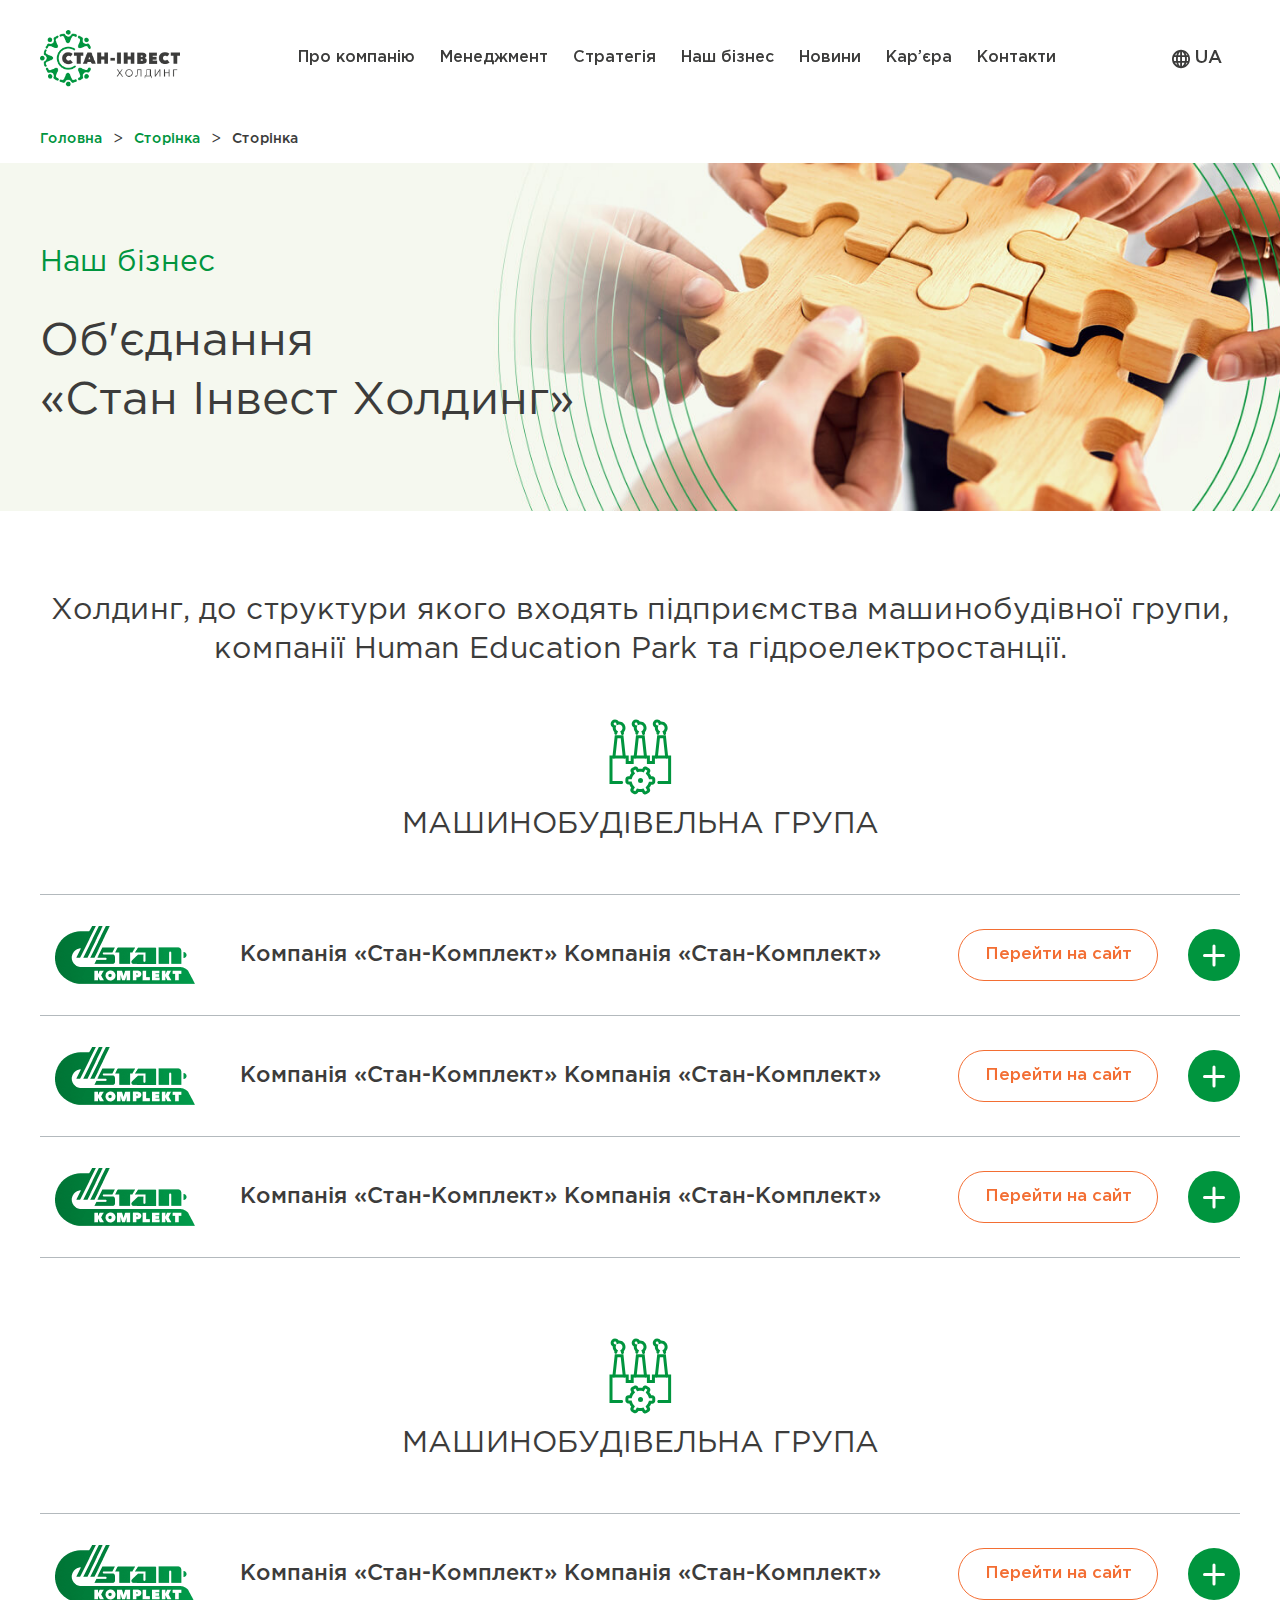
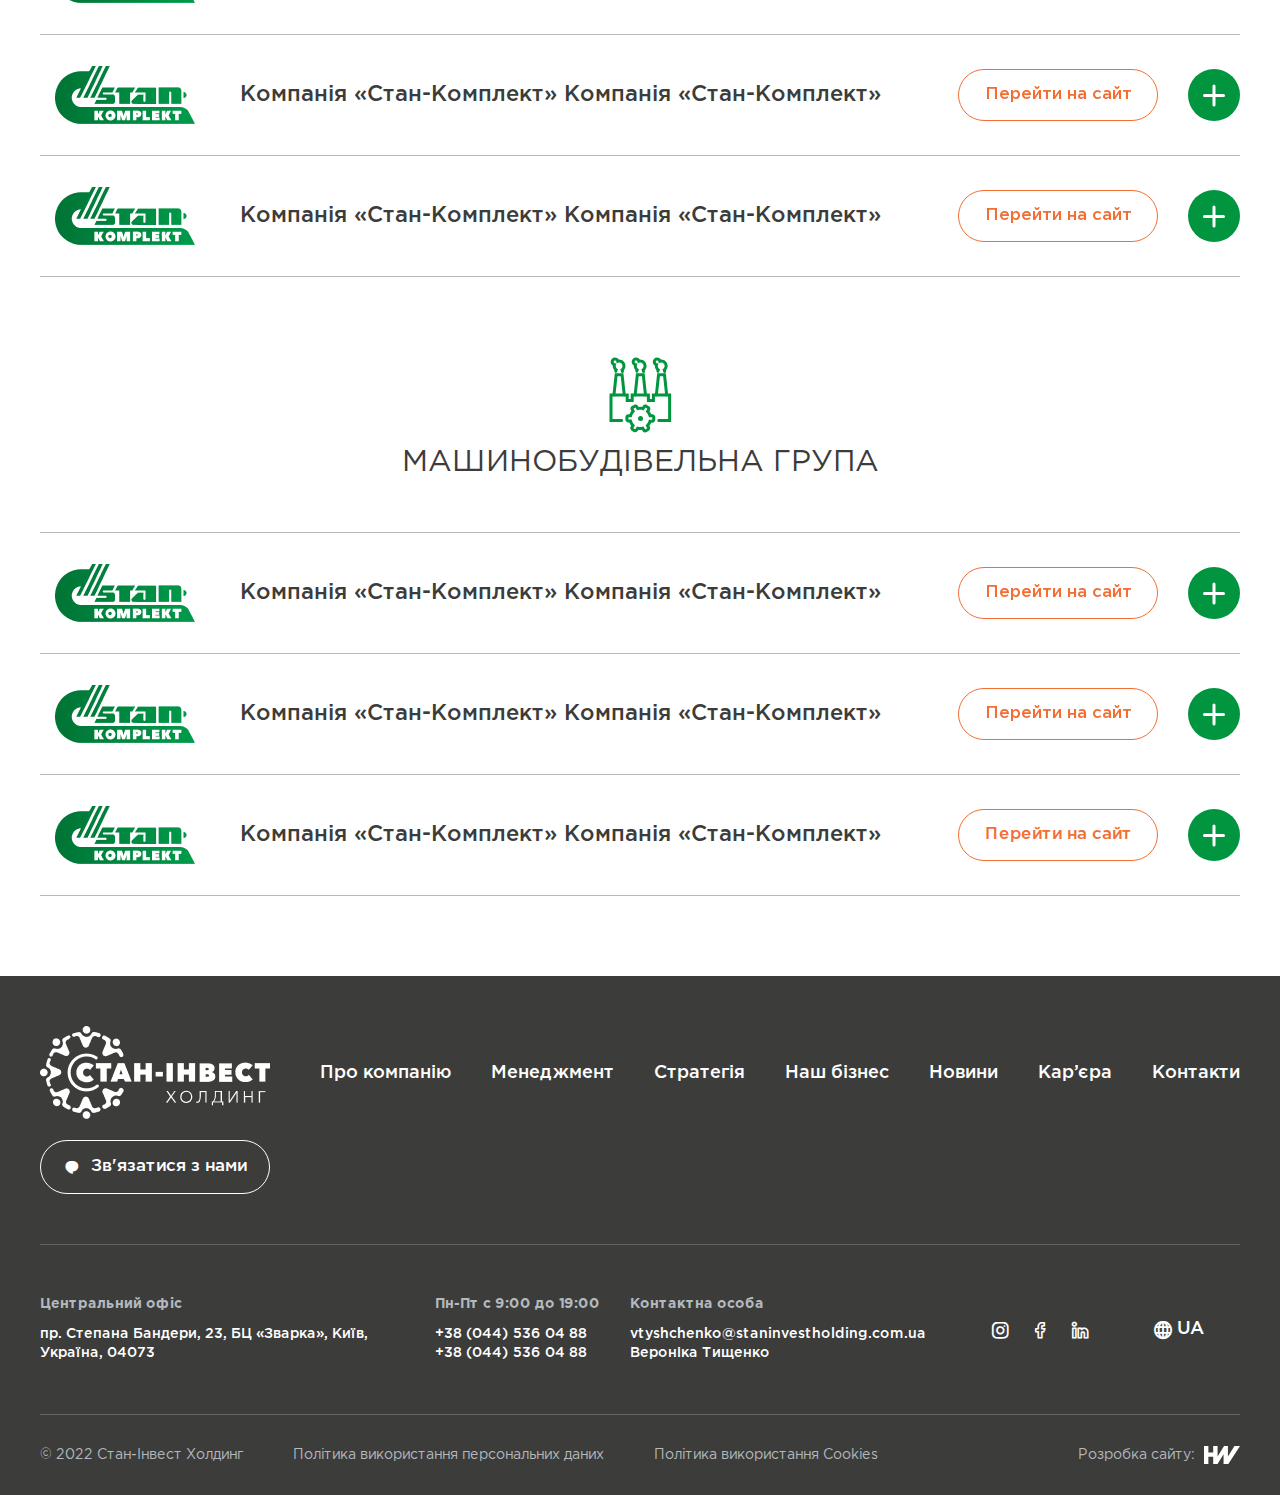
<file: page-Business.html>
<!DOCTYPE html>
<html lang="ru">
 <head>
	<title>Наш бізнес</title>
	<meta charset="UTF-8">
	<meta name="format-detection" content="telephone=no">
	<link rel="stylesheet" href="./css/style.min.css">
	<link rel="shortcut icon" href="favicon.ico">
	<link
  rel="stylesheet"
  href="https://unpkg.com/swiper@8/swiper-bundle.min.css"
/>
	<meta name="viewport" content="width=device-width, initial-scale=1.0">
</head>

<body>
  <div class="wrapper">
    <header class="header">
	<div class="header__container _container">
		<div class="header__menu menu">
			<a href="/YaroslavKobets-StanInvest" class="header__logo">
				<img src="./img/header-logo.png" alt="">
			</a>
			<nav class="menu__body">
				<ul class="menu__list">
					<li><a href="./page-AboutUs.html" class="menu__link">Про компанію</a></li>
					<li><a href="./page-Management.html" class="menu__link">Менеджмент</a></li>
					<li><a href="./page-Strategy.html" class="menu__link">Стратегія</a></li>
					<li><a href="./page-Business.html" class="menu__link">Наш бізнес</a></li>
					<li><a href="./page-Archive.html" class="menu__link">Новини</a></li>
					<li><a href="./page-Career.html" class="menu__link">Кар’єра</a></li>
					<li><a href="./page-Contacts.html" class="menu__link">Контакти</a></li>
				</ul>
			</nav>
			<div class="menu__lang _icon-lang">
				ua	
			</div>
			<div class="icon-menu">
				<span></span>
				<span></span>
				<span></span>
			</div>
		</div>
	</div>
</header>
    <main class="page inner-page">
      <section class="breadcrumbs _container">
        <a href="#">Головна</a>
        <span>></span>
        <a href="#">Сторінка</a>
        <span>></span>
        <a href="#">Сторінка</a>
      </section>
      <section class="inner-intro inner-intro--min">
        <img src="./img/business-bg.jpg" alt="" class="inner-intro__bg">
        <div class="inner-intro__container _container">
          <div class="inner-intro__body">
            <span class="inner-intro__suptitle">Наш бізнес</span>
            <h1 class="h2-title">Об'єднання <br>
              «Стан Інвест Холдинг»</h1>
          </div>
        </div>
      </section>
      <section class="business-info">
        <div class="business-info__container _container">
          <div class="business-info__descr">Холдинг, до структури якого входять підприємства машинобудівної групи,
            компанії Human Education Park та гідроелектростанції.</div>
          <div class="business-info__header">
            <div class="business-info__header-icon">
              <img src="./img/structure-icon-1.svg" alt="">
            </div>
            <div class="business-info__header-title">МАШИНОБУДІВЕЛЬНА ГРУПА</div>
          </div>
          <div data-spollers data-one-spoller class="business-info__body">
            <div class="business-info__item bi-item">
              <a href="#" class="bi-item-trigger__link" data-da=".bi-item__content,900,last">Перейти на сайт</a>
              <div tabindex="-1" data-spoller class="bi-item__trigger bi-item-trigger">
                <div class="bi-item-trigger__left">
                  <div class="bi-item-trigger__image">
                    <img src="./img/company-logo.png" alt="">
                  </div>
                  <div class="bi-item-trigger__title">Компанія «Стан-Комплект» Компанія «Стан-Комплект»</div>
                </div>
                <div class="bi-item-trigger__right">

                  <div class="bi-item-trigger__anim">
                  </div>
                </div>
              </div>
              <div class="bi-item__content">
                <blockquote class="_icon-calendar">Рік заснування механічного заводу – 1932 р.</blockquote>
                <blockquote class="_icon-calendar">Рік заснування механічного заводу – 1932 р.</blockquote>
                <blockquote class="_icon-calendar">Рік заснування механічного заводу – 1932 р.</blockquote>
                <p>
                  Одне з найбільших в Україні підприємств із проектування та виробництва мостових, козлових,
                  контейнерних, металургійних та інших спеціалізованих кранів, продукція якого відома у 27 країнах
                  світу.
                </p>
                <strong>Наше бачення</strong>
                <p>
                  Одне з найбільших в Україні підприємств із проектування та виробництва мостових, козлових,
                  контейнерних, металургійних та інших спеціалізованих кранів, продукція якого відома у 27 країнах
                  світу.
                </p>
                <strong>Наша місія</strong>
                <p>
                  Одне з найбільших в Україні підприємств із проектування та виробництва мостових, козлових,
                  контейнерних, металургійних та інших спеціалізованих кранів, продукція якого відома у 27 країнах
                  світу.
                </p>
                <strong>Основна продукція:</strong>
                <ul>
                  <li>Крани мостові.</li>
                  <li>Крани мостові.</li>
                  <li>Крани мостові.</li>
                  <li>Крани мостові.</li>
                  <li>Крани мостові.</li>
                </ul>
              </div>
            </div>
            <div class="business-info__item bi-item">
              <a href="#" class="bi-item-trigger__link" data-da=".bi-item__content,900,last">Перейти на сайт</a>
              <div tabindex="-1" data-spoller class="bi-item__trigger bi-item-trigger">
                <div class="bi-item-trigger__left">
                  <div class="bi-item-trigger__image">
                    <img src="./img/company-logo.png" alt="">
                  </div>
                  <div class="bi-item-trigger__title">Компанія «Стан-Комплект» Компанія «Стан-Комплект»</div>
                </div>
                <div class="bi-item-trigger__right">

                  <div class="bi-item-trigger__anim">
                  </div>
                </div>
              </div>
              <div class="bi-item__content">
                <blockquote class="_icon-calendar">Рік заснування механічного заводу – 1932 р.</blockquote>
                <blockquote class="_icon-calendar">Рік заснування механічного заводу – 1932 р.</blockquote>
                <blockquote class="_icon-calendar">Рік заснування механічного заводу – 1932 р.</blockquote>
                <p>
                  Одне з найбільших в Україні підприємств із проектування та виробництва мостових, козлових,
                  контейнерних, металургійних та інших спеціалізованих кранів, продукція якого відома у 27 країнах
                  світу.
                </p>
                <strong>Наше бачення</strong>
                <p>
                  Одне з найбільших в Україні підприємств із проектування та виробництва мостових, козлових,
                  контейнерних, металургійних та інших спеціалізованих кранів, продукція якого відома у 27 країнах
                  світу.
                </p>
                <strong>Наша місія</strong>
                <p>
                  Одне з найбільших в Україні підприємств із проектування та виробництва мостових, козлових,
                  контейнерних, металургійних та інших спеціалізованих кранів, продукція якого відома у 27 країнах
                  світу.
                </p>
                <strong>Основна продукція:</strong>
                <ul>
                  <li>Крани мостові.</li>
                  <li>Крани мостові.</li>
                  <li>Крани мостові.</li>
                  <li>Крани мостові.</li>
                  <li>Крани мостові.</li>
                </ul>
              </div>
            </div>
            <div class="business-info__item bi-item">
              <a href="#" class="bi-item-trigger__link" data-da=".bi-item__content,900,last">Перейти на сайт</a>
              <div tabindex="-1" data-spoller class="bi-item__trigger bi-item-trigger">
                <div class="bi-item-trigger__left">
                  <div class="bi-item-trigger__image">
                    <img src="./img/company-logo.png" alt="">
                  </div>
                  <div class="bi-item-trigger__title">Компанія «Стан-Комплект» Компанія «Стан-Комплект»</div>
                </div>
                <div class="bi-item-trigger__right">

                  <div class="bi-item-trigger__anim">
                  </div>
                </div>
              </div>
              <div class="bi-item__content">
                <blockquote class="_icon-calendar">Рік заснування механічного заводу – 1932 р.</blockquote>
                <blockquote class="_icon-calendar">Рік заснування механічного заводу – 1932 р.</blockquote>
                <blockquote class="_icon-calendar">Рік заснування механічного заводу – 1932 р.</blockquote>
                <p>
                  Одне з найбільших в Україні підприємств із проектування та виробництва мостових, козлових,
                  контейнерних, металургійних та інших спеціалізованих кранів, продукція якого відома у 27 країнах
                  світу.
                </p>
                <strong>Наше бачення</strong>
                <p>
                  Одне з найбільших в Україні підприємств із проектування та виробництва мостових, козлових,
                  контейнерних, металургійних та інших спеціалізованих кранів, продукція якого відома у 27 країнах
                  світу.
                </p>
                <strong>Наша місія</strong>
                <p>
                  Одне з найбільших в Україні підприємств із проектування та виробництва мостових, козлових,
                  контейнерних, металургійних та інших спеціалізованих кранів, продукція якого відома у 27 країнах
                  світу.
                </p>
                <strong>Основна продукція:</strong>
                <ul>
                  <li>Крани мостові.</li>
                  <li>Крани мостові.</li>
                  <li>Крани мостові.</li>
                  <li>Крани мостові.</li>
                  <li>Крани мостові.</li>
                </ul>
              </div>
            </div>
          </div>
          <div class="business-info__header">
            <div class="business-info__header-icon">
              <img src="./img/structure-icon-1.svg" alt="">
            </div>
            <div class="business-info__header-title">МАШИНОБУДІВЕЛЬНА ГРУПА</div>
          </div>
          <div data-spollers data-one-spoller class="business-info__body">
            <div class="business-info__item bi-item">
              <a href="#" class="bi-item-trigger__link" data-da=".bi-item__content,900,last">Перейти на сайт</a>
              <div tabindex="-1" data-spoller class="bi-item__trigger bi-item-trigger">
                <div class="bi-item-trigger__left">
                  <div class="bi-item-trigger__image">
                    <img src="./img/company-logo.png" alt="">
                  </div>
                  <div class="bi-item-trigger__title">Компанія «Стан-Комплект» Компанія «Стан-Комплект»</div>
                </div>
                <div class="bi-item-trigger__right">

                  <div class="bi-item-trigger__anim">
                  </div>
                </div>
              </div>
              <div class="bi-item__content">
                <blockquote class="_icon-calendar">Рік заснування механічного заводу – 1932 р.</blockquote>
                <blockquote class="_icon-calendar">Рік заснування механічного заводу – 1932 р.</blockquote>
                <blockquote class="_icon-calendar">Рік заснування механічного заводу – 1932 р.</blockquote>
                <p>
                  Одне з найбільших в Україні підприємств із проектування та виробництва мостових, козлових,
                  контейнерних, металургійних та інших спеціалізованих кранів, продукція якого відома у 27 країнах
                  світу.
                </p>
                <strong>Наше бачення</strong>
                <p>
                  Одне з найбільших в Україні підприємств із проектування та виробництва мостових, козлових,
                  контейнерних, металургійних та інших спеціалізованих кранів, продукція якого відома у 27 країнах
                  світу.
                </p>
                <strong>Наша місія</strong>
                <p>
                  Одне з найбільших в Україні підприємств із проектування та виробництва мостових, козлових,
                  контейнерних, металургійних та інших спеціалізованих кранів, продукція якого відома у 27 країнах
                  світу.
                </p>
                <strong>Основна продукція:</strong>
                <ul>
                  <li>Крани мостові.</li>
                  <li>Крани мостові.</li>
                  <li>Крани мостові.</li>
                  <li>Крани мостові.</li>
                  <li>Крани мостові.</li>
                </ul>
              </div>
            </div>
            <div class="business-info__item bi-item">
              <a href="#" class="bi-item-trigger__link" data-da=".bi-item__content,900,last">Перейти на сайт</a>
              <div tabindex="-1" data-spoller class="bi-item__trigger bi-item-trigger">
                <div class="bi-item-trigger__left">
                  <div class="bi-item-trigger__image">
                    <img src="./img/company-logo.png" alt="">
                  </div>
                  <div class="bi-item-trigger__title">Компанія «Стан-Комплект» Компанія «Стан-Комплект»</div>
                </div>
                <div class="bi-item-trigger__right">

                  <div class="bi-item-trigger__anim">
                  </div>
                </div>
              </div>
              <div class="bi-item__content">
                <blockquote class="_icon-calendar">Рік заснування механічного заводу – 1932 р.</blockquote>
                <blockquote class="_icon-calendar">Рік заснування механічного заводу – 1932 р.</blockquote>
                <blockquote class="_icon-calendar">Рік заснування механічного заводу – 1932 р.</blockquote>
                <p>
                  Одне з найбільших в Україні підприємств із проектування та виробництва мостових, козлових,
                  контейнерних, металургійних та інших спеціалізованих кранів, продукція якого відома у 27 країнах
                  світу.
                </p>
                <strong>Наше бачення</strong>
                <p>
                  Одне з найбільших в Україні підприємств із проектування та виробництва мостових, козлових,
                  контейнерних, металургійних та інших спеціалізованих кранів, продукція якого відома у 27 країнах
                  світу.
                </p>
                <strong>Наша місія</strong>
                <p>
                  Одне з найбільших в Україні підприємств із проектування та виробництва мостових, козлових,
                  контейнерних, металургійних та інших спеціалізованих кранів, продукція якого відома у 27 країнах
                  світу.
                </p>
                <strong>Основна продукція:</strong>
                <ul>
                  <li>Крани мостові.</li>
                  <li>Крани мостові.</li>
                  <li>Крани мостові.</li>
                  <li>Крани мостові.</li>
                  <li>Крани мостові.</li>
                </ul>
              </div>
            </div>
            <div class="business-info__item bi-item">
              <a href="#" class="bi-item-trigger__link" data-da=".bi-item__content,900,last">Перейти на сайт</a>
              <div tabindex="-1" data-spoller class="bi-item__trigger bi-item-trigger">
                <div class="bi-item-trigger__left">
                  <div class="bi-item-trigger__image">
                    <img src="./img/company-logo.png" alt="">
                  </div>
                  <div class="bi-item-trigger__title">Компанія «Стан-Комплект» Компанія «Стан-Комплект»</div>
                </div>
                <div class="bi-item-trigger__right">

                  <div class="bi-item-trigger__anim">
                  </div>
                </div>
              </div>
              <div class="bi-item__content">
                <blockquote class="_icon-calendar">Рік заснування механічного заводу – 1932 р.</blockquote>
                <blockquote class="_icon-calendar">Рік заснування механічного заводу – 1932 р.</blockquote>
                <blockquote class="_icon-calendar">Рік заснування механічного заводу – 1932 р.</blockquote>
                <p>
                  Одне з найбільших в Україні підприємств із проектування та виробництва мостових, козлових,
                  контейнерних, металургійних та інших спеціалізованих кранів, продукція якого відома у 27 країнах
                  світу.
                </p>
                <strong>Наше бачення</strong>
                <p>
                  Одне з найбільших в Україні підприємств із проектування та виробництва мостових, козлових,
                  контейнерних, металургійних та інших спеціалізованих кранів, продукція якого відома у 27 країнах
                  світу.
                </p>
                <strong>Наша місія</strong>
                <p>
                  Одне з найбільших в Україні підприємств із проектування та виробництва мостових, козлових,
                  контейнерних, металургійних та інших спеціалізованих кранів, продукція якого відома у 27 країнах
                  світу.
                </p>
                <strong>Основна продукція:</strong>
                <ul>
                  <li>Крани мостові.</li>
                  <li>Крани мостові.</li>
                  <li>Крани мостові.</li>
                  <li>Крани мостові.</li>
                  <li>Крани мостові.</li>
                </ul>
              </div>
            </div>
          </div>
          <div class="business-info__header">
            <div class="business-info__header-icon">
              <img src="./img/structure-icon-1.svg" alt="">
            </div>
            <div class="business-info__header-title">МАШИНОБУДІВЕЛЬНА ГРУПА</div>
          </div>
          <div data-spollers data-one-spoller class="business-info__body">
            <div class="business-info__item bi-item">
              <a href="#" class="bi-item-trigger__link" data-da=".bi-item__content,900,last">Перейти на сайт</a>
              <div tabindex="-1" data-spoller class="bi-item__trigger bi-item-trigger">
                <div class="bi-item-trigger__left">
                  <div class="bi-item-trigger__image">
                    <img src="./img/company-logo.png" alt="">
                  </div>
                  <div class="bi-item-trigger__title">Компанія «Стан-Комплект» Компанія «Стан-Комплект»</div>
                </div>
                <div class="bi-item-trigger__right">

                  <div class="bi-item-trigger__anim">
                  </div>
                </div>
              </div>
              <div class="bi-item__content">
                <blockquote class="_icon-calendar">Рік заснування механічного заводу – 1932 р.</blockquote>
                <blockquote class="_icon-calendar">Рік заснування механічного заводу – 1932 р.</blockquote>
                <blockquote class="_icon-calendar">Рік заснування механічного заводу – 1932 р.</blockquote>
                <p>
                  Одне з найбільших в Україні підприємств із проектування та виробництва мостових, козлових,
                  контейнерних, металургійних та інших спеціалізованих кранів, продукція якого відома у 27 країнах
                  світу.
                </p>
                <strong>Наше бачення</strong>
                <p>
                  Одне з найбільших в Україні підприємств із проектування та виробництва мостових, козлових,
                  контейнерних, металургійних та інших спеціалізованих кранів, продукція якого відома у 27 країнах
                  світу.
                </p>
                <strong>Наша місія</strong>
                <p>
                  Одне з найбільших в Україні підприємств із проектування та виробництва мостових, козлових,
                  контейнерних, металургійних та інших спеціалізованих кранів, продукція якого відома у 27 країнах
                  світу.
                </p>
                <strong>Основна продукція:</strong>
                <ul>
                  <li>Крани мостові.</li>
                  <li>Крани мостові.</li>
                  <li>Крани мостові.</li>
                  <li>Крани мостові.</li>
                  <li>Крани мостові.</li>
                </ul>
              </div>
            </div>
            <div class="business-info__item bi-item">
              <a href="#" class="bi-item-trigger__link" data-da=".bi-item__content,900,last">Перейти на сайт</a>
              <div tabindex="-1" data-spoller class="bi-item__trigger bi-item-trigger">
                <div class="bi-item-trigger__left">
                  <div class="bi-item-trigger__image">
                    <img src="./img/company-logo.png" alt="">
                  </div>
                  <div class="bi-item-trigger__title">Компанія «Стан-Комплект» Компанія «Стан-Комплект»</div>
                </div>
                <div class="bi-item-trigger__right">

                  <div class="bi-item-trigger__anim">
                  </div>
                </div>
              </div>
              <div class="bi-item__content">
                <blockquote class="_icon-calendar">Рік заснування механічного заводу – 1932 р.</blockquote>
                <blockquote class="_icon-calendar">Рік заснування механічного заводу – 1932 р.</blockquote>
                <blockquote class="_icon-calendar">Рік заснування механічного заводу – 1932 р.</blockquote>
                <p>
                  Одне з найбільших в Україні підприємств із проектування та виробництва мостових, козлових,
                  контейнерних, металургійних та інших спеціалізованих кранів, продукція якого відома у 27 країнах
                  світу.
                </p>
                <strong>Наше бачення</strong>
                <p>
                  Одне з найбільших в Україні підприємств із проектування та виробництва мостових, козлових,
                  контейнерних, металургійних та інших спеціалізованих кранів, продукція якого відома у 27 країнах
                  світу.
                </p>
                <strong>Наша місія</strong>
                <p>
                  Одне з найбільших в Україні підприємств із проектування та виробництва мостових, козлових,
                  контейнерних, металургійних та інших спеціалізованих кранів, продукція якого відома у 27 країнах
                  світу.
                </p>
                <strong>Основна продукція:</strong>
                <ul>
                  <li>Крани мостові.</li>
                  <li>Крани мостові.</li>
                  <li>Крани мостові.</li>
                  <li>Крани мостові.</li>
                  <li>Крани мостові.</li>
                </ul>
              </div>
            </div>
            <div class="business-info__item bi-item">
              <a href="#" class="bi-item-trigger__link" data-da=".bi-item__content,900,last">Перейти на сайт</a>
              <div tabindex="-1" data-spoller class="bi-item__trigger bi-item-trigger">
                <div class="bi-item-trigger__left">
                  <div class="bi-item-trigger__image">
                    <img src="./img/company-logo.png" alt="">
                  </div>
                  <div class="bi-item-trigger__title">Компанія «Стан-Комплект» Компанія «Стан-Комплект»</div>
                </div>
                <div class="bi-item-trigger__right">

                  <div class="bi-item-trigger__anim">
                  </div>
                </div>
              </div>
              <div class="bi-item__content">
                <blockquote class="_icon-calendar">Рік заснування механічного заводу – 1932 р.</blockquote>
                <blockquote class="_icon-calendar">Рік заснування механічного заводу – 1932 р.</blockquote>
                <blockquote class="_icon-calendar">Рік заснування механічного заводу – 1932 р.</blockquote>
                <p>
                  Одне з найбільших в Україні підприємств із проектування та виробництва мостових, козлових,
                  контейнерних, металургійних та інших спеціалізованих кранів, продукція якого відома у 27 країнах
                  світу.
                </p>
                <strong>Наше бачення</strong>
                <p>
                  Одне з найбільших в Україні підприємств із проектування та виробництва мостових, козлових,
                  контейнерних, металургійних та інших спеціалізованих кранів, продукція якого відома у 27 країнах
                  світу.
                </p>
                <strong>Наша місія</strong>
                <p>
                  Одне з найбільших в Україні підприємств із проектування та виробництва мостових, козлових,
                  контейнерних, металургійних та інших спеціалізованих кранів, продукція якого відома у 27 країнах
                  світу.
                </p>
                <strong>Основна продукція:</strong>
                <ul>
                  <li>Крани мостові.</li>
                  <li>Крани мостові.</li>
                  <li>Крани мостові.</li>
                  <li>Крани мостові.</li>
                  <li>Крани мостові.</li>
                </ul>
              </div>
            </div>
          </div>
        </div>
      </section>
    </main>
    <div id="popup" class="popup">
	<div class="popup__body">
		<div class="popup__content">
			<a href="#header" class="popup__close close-popup">X</a>
			<div class="popup__title">Это модальное окно №1</div>
			<div class="popup__text">
				<a class="popup-link" href="#popup_2">Попап №2</a> ipsum dolor sit amet consectetur adipisicing elit. Aut enim vero veritatis velit assumenda soluta sed ad, omnis alias placeat debitis voluptas ea ipsam dolorum error dolorem, a blanditiis! Quidem!
				Lorem ipsum dolor sit amet consectetur adipisicing elit. Aut enim vero veritatis velit assumenda soluta sed ad, omnis alias placeat debitis voluptas ea ipsam dolorum error dolorem, a blanditiis! Quidem!
				Lorem ipsum dolor sit amet consectetur adipisicing elit. Aut enim vero veritatis velit assumenda soluta sed ad, omnis alias placeat debitis voluptas ea ipsam dolorum error dolorem, a blanditiis! Quidem!
				Lorem ipsum dolor sit amet consectetur adipisicing elit. Aut enim vero veritatis velit assumenda soluta sed ad, omnis alias placeat debitis voluptas ea ipsam dolorum error dolorem, a blanditiis! Quidem!
				Lorem ipsum dolor sit amet consectetur adipisicing elit. Aut enim vero veritatis velit assumenda soluta sed ad, omnis alias placeat debitis voluptas ea ipsam dolorum error dolorem, a blanditiis! Quidem!
				Lorem ipsum dolor sit amet consectetur adipisicing elit. Aut enim vero veritatis velit assumenda soluta sed ad, omnis alias placeat debitis voluptas ea ipsam dolorum error dolorem, a blanditiis! Quidem!
				Lorem ipsum dolor sit amet consectetur adipisicing elit. Aut enim vero veritatis velit assumenda soluta sed ad, omnis alias placeat debitis voluptas ea ipsam dolorum error dolorem, a blanditiis! Quidem!
			</div>
		</div>
	</div>
</div>
<footer class="footer">
	<div class="footer__container _container">
		<div class="footer__head">
			<a href="" class="footer__logo">
				<img src="./img/footer-logo.png" alt="">
			</a>
			<nav class="footer__nav">
				<ul class="footer__list">
					<li><a href="#" class="footer__link">Про компанію</a></li>
					<li><a href="#" class="footer__link">Менеджмент</a></li>
					<li><a href="#" class="footer__link">Стратегія</a></li>
					<li><a href="#" class="footer__link">Наш бізнес</a></li>
					<li><a href="#" class="footer__link">Новини</a></li>
					<li><a href="#" class="footer__link">Кар’єра</a></li>
					<li><a href="#" class="footer__link">Контакти</a></li>
				</ul>
			</nav>
			<a href="#popup" class="footer__btn-contact _icon-chat popup-link">Зв'язатися з нами</a>
		</div>
		<div class="footer__body">
			<div class="footer__body-info footer-info">
				<div class="footer-info__item">
					<strong>Центральний офіс</strong>
					<a href="">пр. Степана Бандери, 23, БЦ «Зварка»,
						Київ, Україна, 04073</a>
				</div>
				<div class="footer-info__item">
					<strong>Пн-Пт с 9:00 до 19:00</strong>
					<a href="">+38 (044) 536 04 88</a>
					<a href="">+38 (044) 536 04 88</a>
				</div>
				<div class="footer-info__item">
					<strong>Контактна особа</strong>
					<a href="">vtyshchenko@staninvestholding.com.ua</a>
					<span>Вероніка Тищенко</span>
				</div>
			</div>
			<div class="footer__body-socials">
				<a href="" class="_icon-insta"></a>
				<a href="" class="_icon-facebook"></a>
				<a href="" class="_icon-linkedin"></a>
			</div>
				<div class="footer__body-lang _icon-lang">UA <span></span></div>
		</div>
		<div class="footer__bottom">
			<div class="footer__bottom-info">
				<p>© 2022 Стан-Інвест Холдинг</p>
				<a href="">Політика використання персональних даних</a>
				<a href="">Політика використання Cookies</a>
			</div>
			<div class="footer__bottom-creater">Розробка сайту: <img src="./img/HW.svg" alt=""></div>
		</div>
	</div>
</footer>
  </div>
  <!-- Swiper -->
<script src="https://unpkg.com/swiper@8/swiper-bundle.min.js"></script>
<script src="./js/app.min.js"></script>
</body>

</html>
</file>
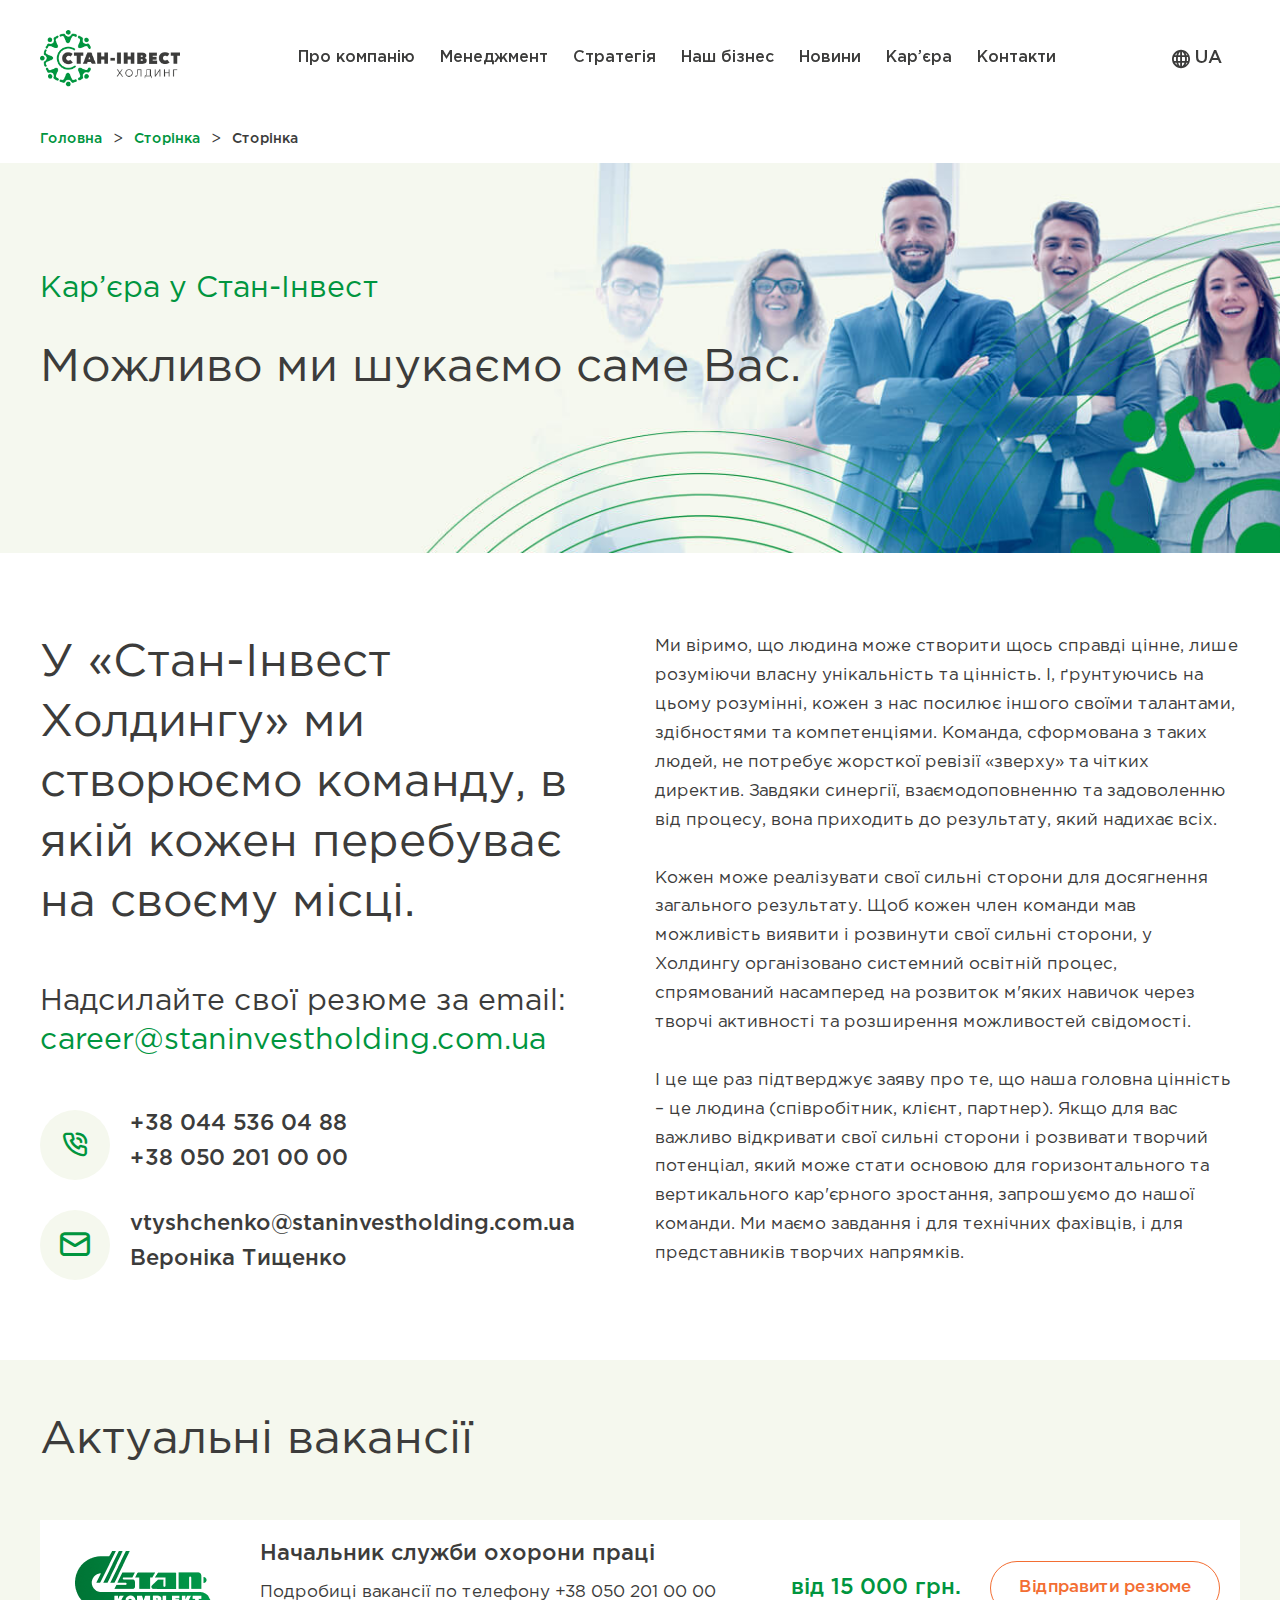
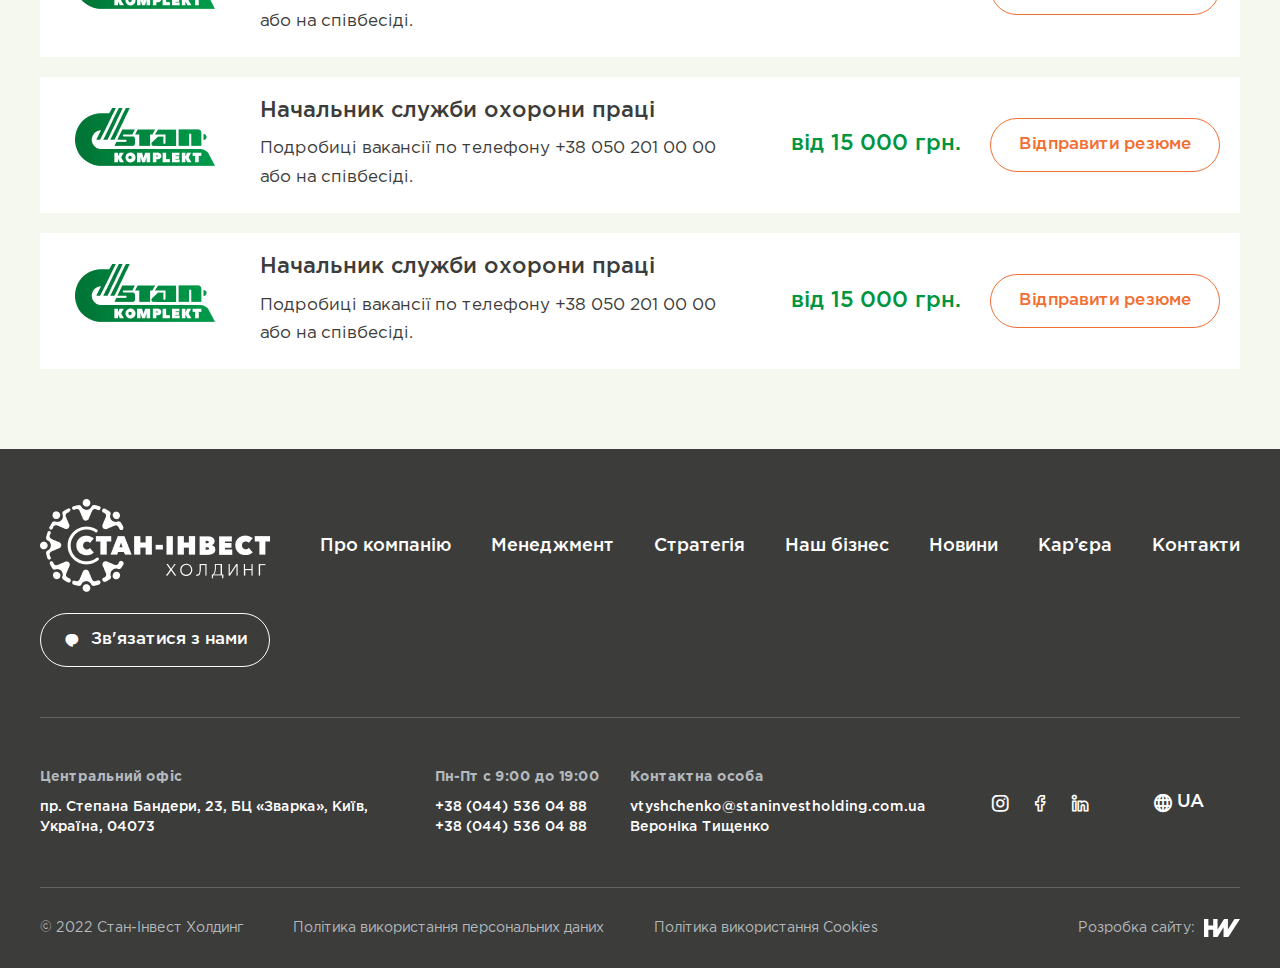
<file: page-Career.html>
<!DOCTYPE html>
<html lang="ru">
 <head>
	<title>Кар'єра</title>
	<meta charset="UTF-8">
	<meta name="format-detection" content="telephone=no">
	<link rel="stylesheet" href="./css/style.min.css">
	<link rel="shortcut icon" href="favicon.ico">
	<link
  rel="stylesheet"
  href="https://unpkg.com/swiper@8/swiper-bundle.min.css"
/>
	<meta name="viewport" content="width=device-width, initial-scale=1.0">
</head>

<body>
  <div class="wrapper">
    <header class="header">
	<div class="header__container _container">
		<div class="header__menu menu">
			<a href="/YaroslavKobets-StanInvest" class="header__logo">
				<img src="./img/header-logo.png" alt="">
			</a>
			<nav class="menu__body">
				<ul class="menu__list">
					<li><a href="./page-AboutUs.html" class="menu__link">Про компанію</a></li>
					<li><a href="./page-Management.html" class="menu__link">Менеджмент</a></li>
					<li><a href="./page-Strategy.html" class="menu__link">Стратегія</a></li>
					<li><a href="./page-Business.html" class="menu__link">Наш бізнес</a></li>
					<li><a href="./page-Archive.html" class="menu__link">Новини</a></li>
					<li><a href="./page-Career.html" class="menu__link">Кар’єра</a></li>
					<li><a href="./page-Contacts.html" class="menu__link">Контакти</a></li>
				</ul>
			</nav>
			<div class="menu__lang _icon-lang">
				ua	
			</div>
			<div class="icon-menu">
				<span></span>
				<span></span>
				<span></span>
			</div>
		</div>
	</div>
</header>
    <main class="page inner-page">
      <section class="breadcrumbs _container">
        <a href="#">Головна</a>
        <span>></span>
        <a href="#">Сторінка</a>
        <span>></span>
        <a href="#">Сторінка</a>
      </section>
      <section class="career-intro">
        <div class="career-intro__container _container">
          <div class="career-intro__body">
            <span class="career-intro__suptitle">Кар’єра у Стан-Інвест</span>
            <h1 class="h2-title">Можливо ми шукаємо
              саме Вас.</h1>
          </div>
        </div>
      </section>
      <section class="career-content">
        <div class="career-content__container _container">
          <div class="career-content__body">
            <div class="career-content__column">
              <div class="h2-title">У «Стан-Інвест Холдингу» ми створюємо команду, в якій кожен перебуває на своєму місці.</div>
              <div class="question__body">
                <div class="question__massege">Надсилайте свої резюме за email:
                <a href="mailto:career@staninvestholding.com.ua">career@staninvestholding.com.ua</a></div>
                <div class="question__contacts">
                  <div class="question__contacts-item">
                    <div class="_icon-phone"></div>
                    <a href="">+38 044 536 04 88</a>
                    <a href="">+38 050 201 00 00</a>
                  </div>
                  <div class="question__contacts-item">
                    <div class="_icon-mail"></div>
                    <a href="">vtyshchenko@staninvestholding.com.ua</a>
                    <span>Вероніка Тищенко</span>
                  </div>
                </div>
              </div>
            </div>
            <div class="career-content__column">
              <p>Ми віримо, що людина може створити щось справді цінне, лише розуміючи власну унікальність та цінність. І, ґрунтуючись на цьому розумінні, кожен з нас посилює іншого своїми талантами, здібностями та компетенціями. Команда, сформована з таких людей, не потребує жорсткої ревізії «зверху» та чітких директив. Завдяки синергії, взаємодоповненню та задоволенню від процесу, вона приходить до результату, який надихає всіх.
                <br><br>
                Кожен може реалізувати свої сильні сторони для досягнення загального результату. Щоб кожен член команди мав можливість виявити і розвинути свої сильні сторони, у Холдингу організовано системний освітній процес, спрямований насамперед на розвиток м'яких навичок через творчі активності та розширення можливостей свідомості.
                <br><br>
                І це ще раз підтверджує заяву про те, що наша головна цінність – це людина (співробітник, клієнт, партнер). Якщо для вас важливо відкривати свої сильні сторони і розвивати творчий потенціал, який може стати основою для горизонтального та вертикального кар'єрного зростання, запрошуємо до нашої команди. Ми маємо завдання і для технічних фахівців, і для представників творчих напрямків.</p>
            </div>
          </div>
        </div>
        
      </section>
      <section class="vacancies">
        <div class="vacancies__container _container">
          <div class="h2-title">Актуальні вакансії</div>
          <div class="vacancies__body">
            <div class="vacancies__item vacancies-item">
              <div class="vacancies-item__info">
                <div class="vacancies-item__logo">
                  <img src="./img/company-logo.png" alt="">
                </div>
                <div class="vacancies-item__title">Начальник служби охорони праці</div>
                <div class="vacancies-item__descr">Подробиці вакансії по телефону +38 050 201 00 00 або на співбесіді.</div>
              </div>
              <div class="vacancies-item__right">
                <div class="vacancies-item__value">від 15 000 грн.</div>
                <a href="#" class="vacancies-item__btn">Відправити резюме</a>
              </div>
            </div>
            <div class="vacancies__item vacancies-item">
              <div class="vacancies-item__info">
                <div class="vacancies-item__logo">
                  <img src="./img/company-logo.png" alt="">
                </div>
                <div class="vacancies-item__title">Начальник служби охорони праці</div>
                <div class="vacancies-item__descr">Подробиці вакансії по телефону +38 050 201 00 00 або на співбесіді.</div>
              </div>
              <div class="vacancies-item__right">
                <div class="vacancies-item__value">від 15 000 грн.</div>
                <a href="#" class="vacancies-item__btn">Відправити резюме</a>
              </div>
            </div>
            <div class="vacancies__item vacancies-item">
              <div class="vacancies-item__info">
                <div class="vacancies-item__logo">
                  <img src="./img/company-logo.png" alt="">
                </div>
                <div class="vacancies-item__title">Начальник служби охорони праці</div>
                <div class="vacancies-item__descr">Подробиці вакансії по телефону +38 050 201 00 00 або на співбесіді.</div>
              </div>
              <div class="vacancies-item__right">
                <div class="vacancies-item__value">від 15 000 грн.</div>
                <a href="#" class="vacancies-item__btn">Відправити резюме</a>
              </div>
            </div>
          </div>
        </div>
      </section>
    </main>
    <div id="popup" class="popup">
	<div class="popup__body">
		<div class="popup__content">
			<a href="#header" class="popup__close close-popup">X</a>
			<div class="popup__title">Это модальное окно №1</div>
			<div class="popup__text">
				<a class="popup-link" href="#popup_2">Попап №2</a> ipsum dolor sit amet consectetur adipisicing elit. Aut enim vero veritatis velit assumenda soluta sed ad, omnis alias placeat debitis voluptas ea ipsam dolorum error dolorem, a blanditiis! Quidem!
				Lorem ipsum dolor sit amet consectetur adipisicing elit. Aut enim vero veritatis velit assumenda soluta sed ad, omnis alias placeat debitis voluptas ea ipsam dolorum error dolorem, a blanditiis! Quidem!
				Lorem ipsum dolor sit amet consectetur adipisicing elit. Aut enim vero veritatis velit assumenda soluta sed ad, omnis alias placeat debitis voluptas ea ipsam dolorum error dolorem, a blanditiis! Quidem!
				Lorem ipsum dolor sit amet consectetur adipisicing elit. Aut enim vero veritatis velit assumenda soluta sed ad, omnis alias placeat debitis voluptas ea ipsam dolorum error dolorem, a blanditiis! Quidem!
				Lorem ipsum dolor sit amet consectetur adipisicing elit. Aut enim vero veritatis velit assumenda soluta sed ad, omnis alias placeat debitis voluptas ea ipsam dolorum error dolorem, a blanditiis! Quidem!
				Lorem ipsum dolor sit amet consectetur adipisicing elit. Aut enim vero veritatis velit assumenda soluta sed ad, omnis alias placeat debitis voluptas ea ipsam dolorum error dolorem, a blanditiis! Quidem!
				Lorem ipsum dolor sit amet consectetur adipisicing elit. Aut enim vero veritatis velit assumenda soluta sed ad, omnis alias placeat debitis voluptas ea ipsam dolorum error dolorem, a blanditiis! Quidem!
			</div>
		</div>
	</div>
</div>
<footer class="footer">
	<div class="footer__container _container">
		<div class="footer__head">
			<a href="" class="footer__logo">
				<img src="./img/footer-logo.png" alt="">
			</a>
			<nav class="footer__nav">
				<ul class="footer__list">
					<li><a href="#" class="footer__link">Про компанію</a></li>
					<li><a href="#" class="footer__link">Менеджмент</a></li>
					<li><a href="#" class="footer__link">Стратегія</a></li>
					<li><a href="#" class="footer__link">Наш бізнес</a></li>
					<li><a href="#" class="footer__link">Новини</a></li>
					<li><a href="#" class="footer__link">Кар’єра</a></li>
					<li><a href="#" class="footer__link">Контакти</a></li>
				</ul>
			</nav>
			<a href="#popup" class="footer__btn-contact _icon-chat popup-link">Зв'язатися з нами</a>
		</div>
		<div class="footer__body">
			<div class="footer__body-info footer-info">
				<div class="footer-info__item">
					<strong>Центральний офіс</strong>
					<a href="">пр. Степана Бандери, 23, БЦ «Зварка»,
						Київ, Україна, 04073</a>
				</div>
				<div class="footer-info__item">
					<strong>Пн-Пт с 9:00 до 19:00</strong>
					<a href="">+38 (044) 536 04 88</a>
					<a href="">+38 (044) 536 04 88</a>
				</div>
				<div class="footer-info__item">
					<strong>Контактна особа</strong>
					<a href="">vtyshchenko@staninvestholding.com.ua</a>
					<span>Вероніка Тищенко</span>
				</div>
			</div>
			<div class="footer__body-socials">
				<a href="" class="_icon-insta"></a>
				<a href="" class="_icon-facebook"></a>
				<a href="" class="_icon-linkedin"></a>
			</div>
				<div class="footer__body-lang _icon-lang">UA <span></span></div>
		</div>
		<div class="footer__bottom">
			<div class="footer__bottom-info">
				<p>© 2022 Стан-Інвест Холдинг</p>
				<a href="">Політика використання персональних даних</a>
				<a href="">Політика використання Cookies</a>
			</div>
			<div class="footer__bottom-creater">Розробка сайту: <img src="./img/HW.svg" alt=""></div>
		</div>
	</div>
</footer>
  </div>
  <!-- Swiper -->
<script src="https://unpkg.com/swiper@8/swiper-bundle.min.js"></script>
<script src="./js/app.min.js"></script>
</body>

</html>
</file>
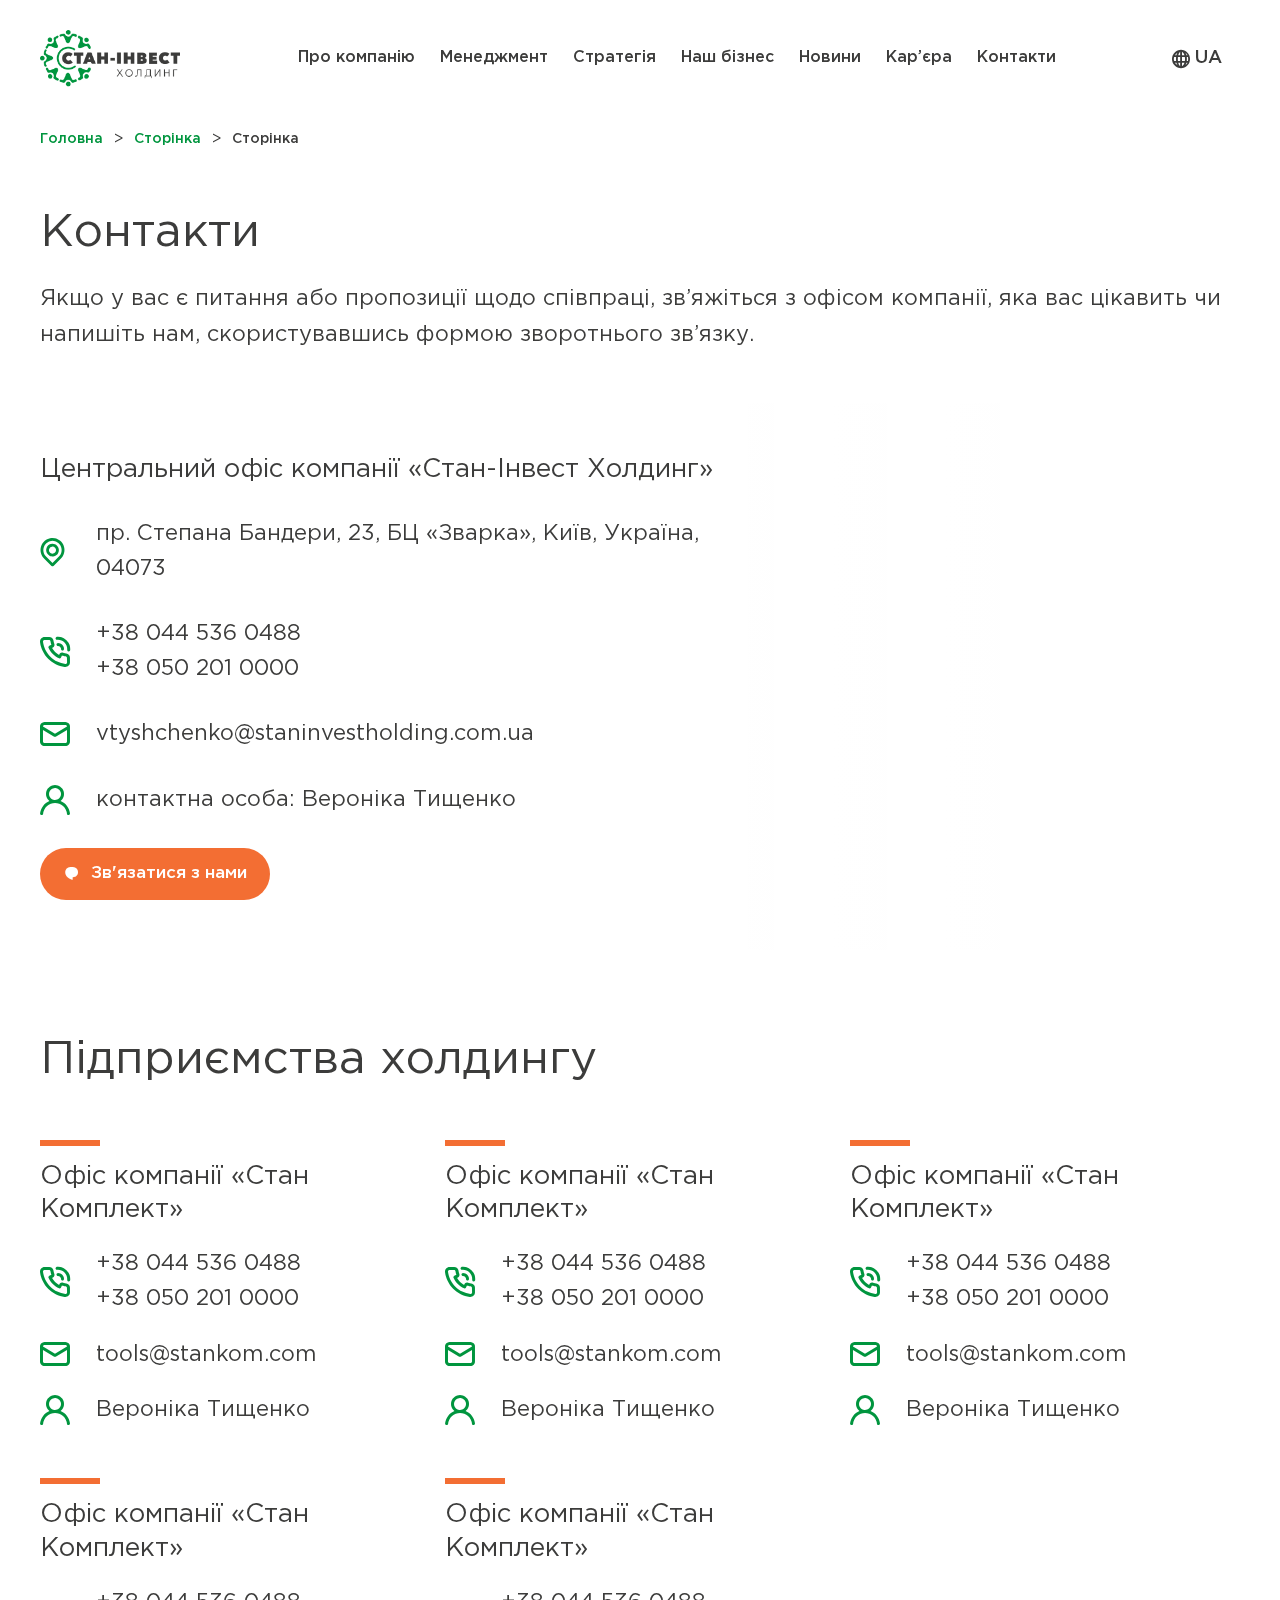
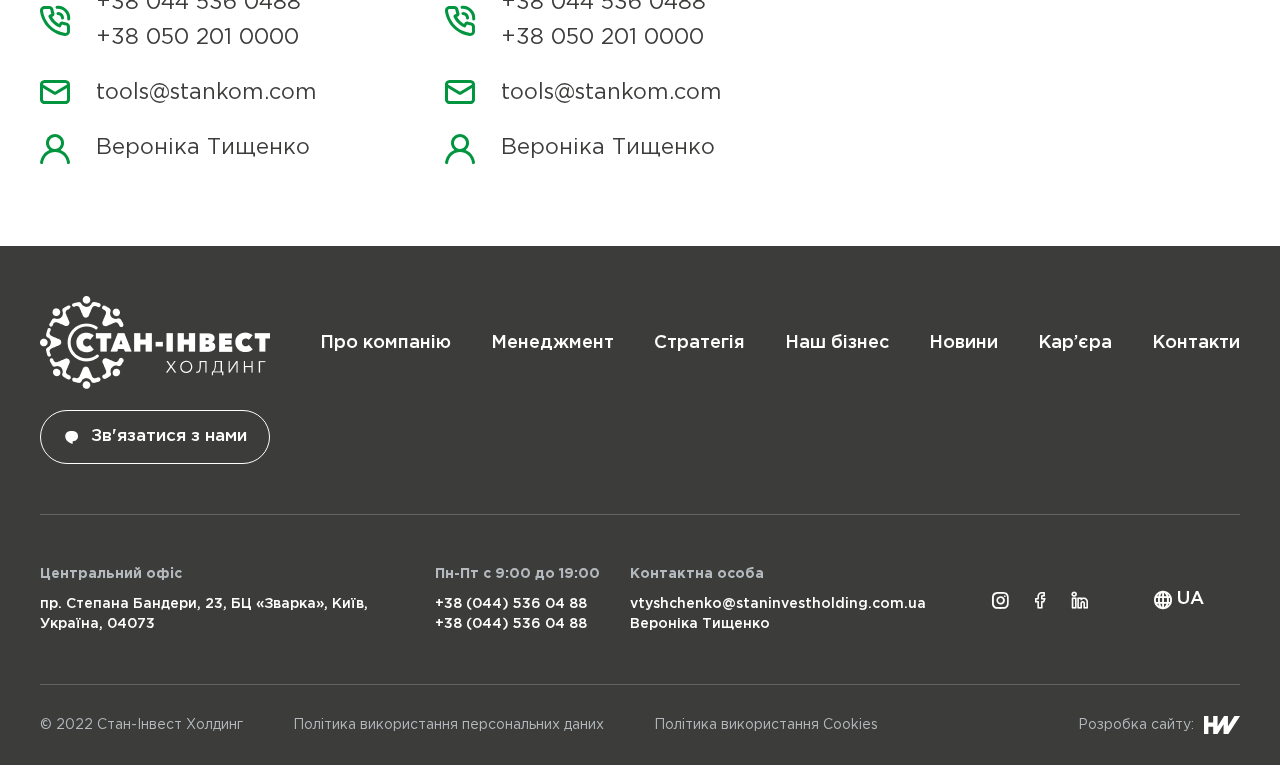
<file: page-Contacts.html>
<!DOCTYPE html>
<html lang="ru">
 <head>
	<title>Контакти</title>
	<meta charset="UTF-8">
	<meta name="format-detection" content="telephone=no">
	<link rel="stylesheet" href="./css/style.min.css">
	<link rel="shortcut icon" href="favicon.ico">
	<link
  rel="stylesheet"
  href="https://unpkg.com/swiper@8/swiper-bundle.min.css"
/>
	<meta name="viewport" content="width=device-width, initial-scale=1.0">
</head>

<body>
  <div class="wrapper">
    <header class="header">
	<div class="header__container _container">
		<div class="header__menu menu">
			<a href="/YaroslavKobets-StanInvest" class="header__logo">
				<img src="./img/header-logo.png" alt="">
			</a>
			<nav class="menu__body">
				<ul class="menu__list">
					<li><a href="./page-AboutUs.html" class="menu__link">Про компанію</a></li>
					<li><a href="./page-Management.html" class="menu__link">Менеджмент</a></li>
					<li><a href="./page-Strategy.html" class="menu__link">Стратегія</a></li>
					<li><a href="./page-Business.html" class="menu__link">Наш бізнес</a></li>
					<li><a href="./page-Archive.html" class="menu__link">Новини</a></li>
					<li><a href="./page-Career.html" class="menu__link">Кар’єра</a></li>
					<li><a href="./page-Contacts.html" class="menu__link">Контакти</a></li>
				</ul>
			</nav>
			<div class="menu__lang _icon-lang">
				ua	
			</div>
			<div class="icon-menu">
				<span></span>
				<span></span>
				<span></span>
			</div>
		</div>
	</div>
</header>
    <main class="page inner-page">
      <section class="breadcrumbs _container">
        <a href="#">Головна</a>
        <span>></span>
        <a href="#">Сторінка</a>
        <span>></span>
        <a href="#">Сторінка</a>
      </section>
      <section class="contact-header">
        <div class="contact-header__container _container">
          <div class="h2-title">Контакти</div>
          <span>Якщо у вас є питання або пропозиції щодо співпраці, зв’яжіться з офісом компанії, яка вас цікавить чи
            напишіть нам, скористувавшись формою зворотнього зв’язку.</span>
          <div class="contact-header__map header-map">
            <div class="header-map__map-wrapper">
              <iframe
                src="https://www.google.com/maps/embed?pb=!1m18!1m12!1m3!1d2538.380710764376!2d30.49341345178596!3d50.48987177938016!2m3!1f0!2f0!3f0!3m2!1i1024!2i768!4f13.1!3m3!1m2!1s0x40d4cdf953e66b81%3A0xa97983168ec0777e!2z0L_RgC3Rgi4g0KHRgtC10L_QsNC90LAg0JHQsNC90LTQtdGA0YssIDIzLCDQmtC40LXQsiwgMDQ2NTU!5e0!3m2!1sru!2sua!4v1644700278153!5m2!1sru!2sua"
                style="border:0;" allowfullscreen="" loading="lazy"></iframe>
            </div>
            <div class="header-map__content">
              <div class="contacts-info">
                <span>Центральний офіс компанії «Стан-Інвест Холдинг»</span>
                <div class="contacts-info__row _icon-location">
                  <a href="">пр. Степана Бандери, 23, БЦ «Зварка», Київ, Україна, 04073</a>
                </div>
                <div class="contacts-info__row _icon-phone">
                  <a href="">+38 044 536 0488</a>
                  <a href="">+38 050 201 0000</a>
                </div>
                <div class="contacts-info__row _icon-mail">
                  <a href="">vtyshchenko@staninvestholding.com.ua</a>
                </div>
                <div class="contacts-info__row _icon-men-form">
                  <a href="">контактна особа: Вероніка Тищенко</a>
                </div>
              </div>
              <a href="" class="btn btn--orenge-fill _icon-chat">Зв'язатися з нами</a>
            </div>
          </div>
        </div>
      </section>
      <section class="contact-items">
        <div class="contact-items__container _container">
          <div class="h2-title">Підприємства холдингу</div>
          <div class="contact-items__body">
            <div class="contact-items__item">
              <div class="contacts-info">
                <span>Офіс компанії «Стан Комплект»</span>
                <div class="contacts-info__row _icon-phone">
                  <a href="">+38 044 536 0488</a>
                  <a href="">+38 050 201 0000</a>
                </div>
                <div class="contacts-info__row _icon-mail">
                  <a href=""> tools@stankom.com</a>
                </div>
                <div class="contacts-info__row _icon-men-form">
                  <a href="">Вероніка Тищенко</a>
                </div>
              </div>
            </div>
            <div class="contact-items__item">
              <div class="contacts-info">
                <span>Офіс компанії «Стан Комплект»</span>
                <div class="contacts-info__row _icon-phone">
                  <a href="">+38 044 536 0488</a>
                  <a href="">+38 050 201 0000</a>
                </div>
                <div class="contacts-info__row _icon-mail">
                  <a href=""> tools@stankom.com</a>
                </div>
                <div class="contacts-info__row _icon-men-form">
                  <a href="">Вероніка Тищенко</a>
                </div>
              </div>
            </div>
            <div class="contact-items__item">
              <div class="contacts-info">
                <span>Офіс компанії «Стан Комплект»</span>
                <div class="contacts-info__row _icon-phone">
                  <a href="">+38 044 536 0488</a>
                  <a href="">+38 050 201 0000</a>
                </div>
                <div class="contacts-info__row _icon-mail">
                  <a href=""> tools@stankom.com</a>
                </div>
                <div class="contacts-info__row _icon-men-form">
                  <a href="">Вероніка Тищенко</a>
                </div>
              </div>
            </div>
            <div class="contact-items__item">
              <div class="contacts-info">
                <span>Офіс компанії «Стан Комплект»</span>
                <div class="contacts-info__row _icon-phone">
                  <a href="">+38 044 536 0488</a>
                  <a href="">+38 050 201 0000</a>
                </div>
                <div class="contacts-info__row _icon-mail">
                  <a href=""> tools@stankom.com</a>
                </div>
                <div class="contacts-info__row _icon-men-form">
                  <a href="">Вероніка Тищенко</a>
                </div>
              </div>
            </div>
            <div class="contact-items__item">
              <div class="contacts-info">
                <span>Офіс компанії «Стан Комплект»</span>
                <div class="contacts-info__row _icon-phone">
                  <a href="">+38 044 536 0488</a>
                  <a href="">+38 050 201 0000</a>
                </div>
                <div class="contacts-info__row _icon-mail">
                  <a href="">tools@stankom.com</a>
                </div>
                <div class="contacts-info__row _icon-men-form">
                  <a href="">Вероніка Тищенко</a>
                </div>
              </div>
            </div>
          </div>
        </div>
      </section>
    </main>
    <div id="popup" class="popup">
	<div class="popup__body">
		<div class="popup__content">
			<a href="#header" class="popup__close close-popup">X</a>
			<div class="popup__title">Это модальное окно №1</div>
			<div class="popup__text">
				<a class="popup-link" href="#popup_2">Попап №2</a> ipsum dolor sit amet consectetur adipisicing elit. Aut enim vero veritatis velit assumenda soluta sed ad, omnis alias placeat debitis voluptas ea ipsam dolorum error dolorem, a blanditiis! Quidem!
				Lorem ipsum dolor sit amet consectetur adipisicing elit. Aut enim vero veritatis velit assumenda soluta sed ad, omnis alias placeat debitis voluptas ea ipsam dolorum error dolorem, a blanditiis! Quidem!
				Lorem ipsum dolor sit amet consectetur adipisicing elit. Aut enim vero veritatis velit assumenda soluta sed ad, omnis alias placeat debitis voluptas ea ipsam dolorum error dolorem, a blanditiis! Quidem!
				Lorem ipsum dolor sit amet consectetur adipisicing elit. Aut enim vero veritatis velit assumenda soluta sed ad, omnis alias placeat debitis voluptas ea ipsam dolorum error dolorem, a blanditiis! Quidem!
				Lorem ipsum dolor sit amet consectetur adipisicing elit. Aut enim vero veritatis velit assumenda soluta sed ad, omnis alias placeat debitis voluptas ea ipsam dolorum error dolorem, a blanditiis! Quidem!
				Lorem ipsum dolor sit amet consectetur adipisicing elit. Aut enim vero veritatis velit assumenda soluta sed ad, omnis alias placeat debitis voluptas ea ipsam dolorum error dolorem, a blanditiis! Quidem!
				Lorem ipsum dolor sit amet consectetur adipisicing elit. Aut enim vero veritatis velit assumenda soluta sed ad, omnis alias placeat debitis voluptas ea ipsam dolorum error dolorem, a blanditiis! Quidem!
			</div>
		</div>
	</div>
</div>
<footer class="footer">
	<div class="footer__container _container">
		<div class="footer__head">
			<a href="" class="footer__logo">
				<img src="./img/footer-logo.png" alt="">
			</a>
			<nav class="footer__nav">
				<ul class="footer__list">
					<li><a href="#" class="footer__link">Про компанію</a></li>
					<li><a href="#" class="footer__link">Менеджмент</a></li>
					<li><a href="#" class="footer__link">Стратегія</a></li>
					<li><a href="#" class="footer__link">Наш бізнес</a></li>
					<li><a href="#" class="footer__link">Новини</a></li>
					<li><a href="#" class="footer__link">Кар’єра</a></li>
					<li><a href="#" class="footer__link">Контакти</a></li>
				</ul>
			</nav>
			<a href="#popup" class="footer__btn-contact _icon-chat popup-link">Зв'язатися з нами</a>
		</div>
		<div class="footer__body">
			<div class="footer__body-info footer-info">
				<div class="footer-info__item">
					<strong>Центральний офіс</strong>
					<a href="">пр. Степана Бандери, 23, БЦ «Зварка»,
						Київ, Україна, 04073</a>
				</div>
				<div class="footer-info__item">
					<strong>Пн-Пт с 9:00 до 19:00</strong>
					<a href="">+38 (044) 536 04 88</a>
					<a href="">+38 (044) 536 04 88</a>
				</div>
				<div class="footer-info__item">
					<strong>Контактна особа</strong>
					<a href="">vtyshchenko@staninvestholding.com.ua</a>
					<span>Вероніка Тищенко</span>
				</div>
			</div>
			<div class="footer__body-socials">
				<a href="" class="_icon-insta"></a>
				<a href="" class="_icon-facebook"></a>
				<a href="" class="_icon-linkedin"></a>
			</div>
				<div class="footer__body-lang _icon-lang">UA <span></span></div>
		</div>
		<div class="footer__bottom">
			<div class="footer__bottom-info">
				<p>© 2022 Стан-Інвест Холдинг</p>
				<a href="">Політика використання персональних даних</a>
				<a href="">Політика використання Cookies</a>
			</div>
			<div class="footer__bottom-creater">Розробка сайту: <img src="./img/HW.svg" alt=""></div>
		</div>
	</div>
</footer>
  </div>
  <!-- Swiper -->
<script src="https://unpkg.com/swiper@8/swiper-bundle.min.js"></script>
<script src="./js/app.min.js"></script>
</body>

</html>
</file>
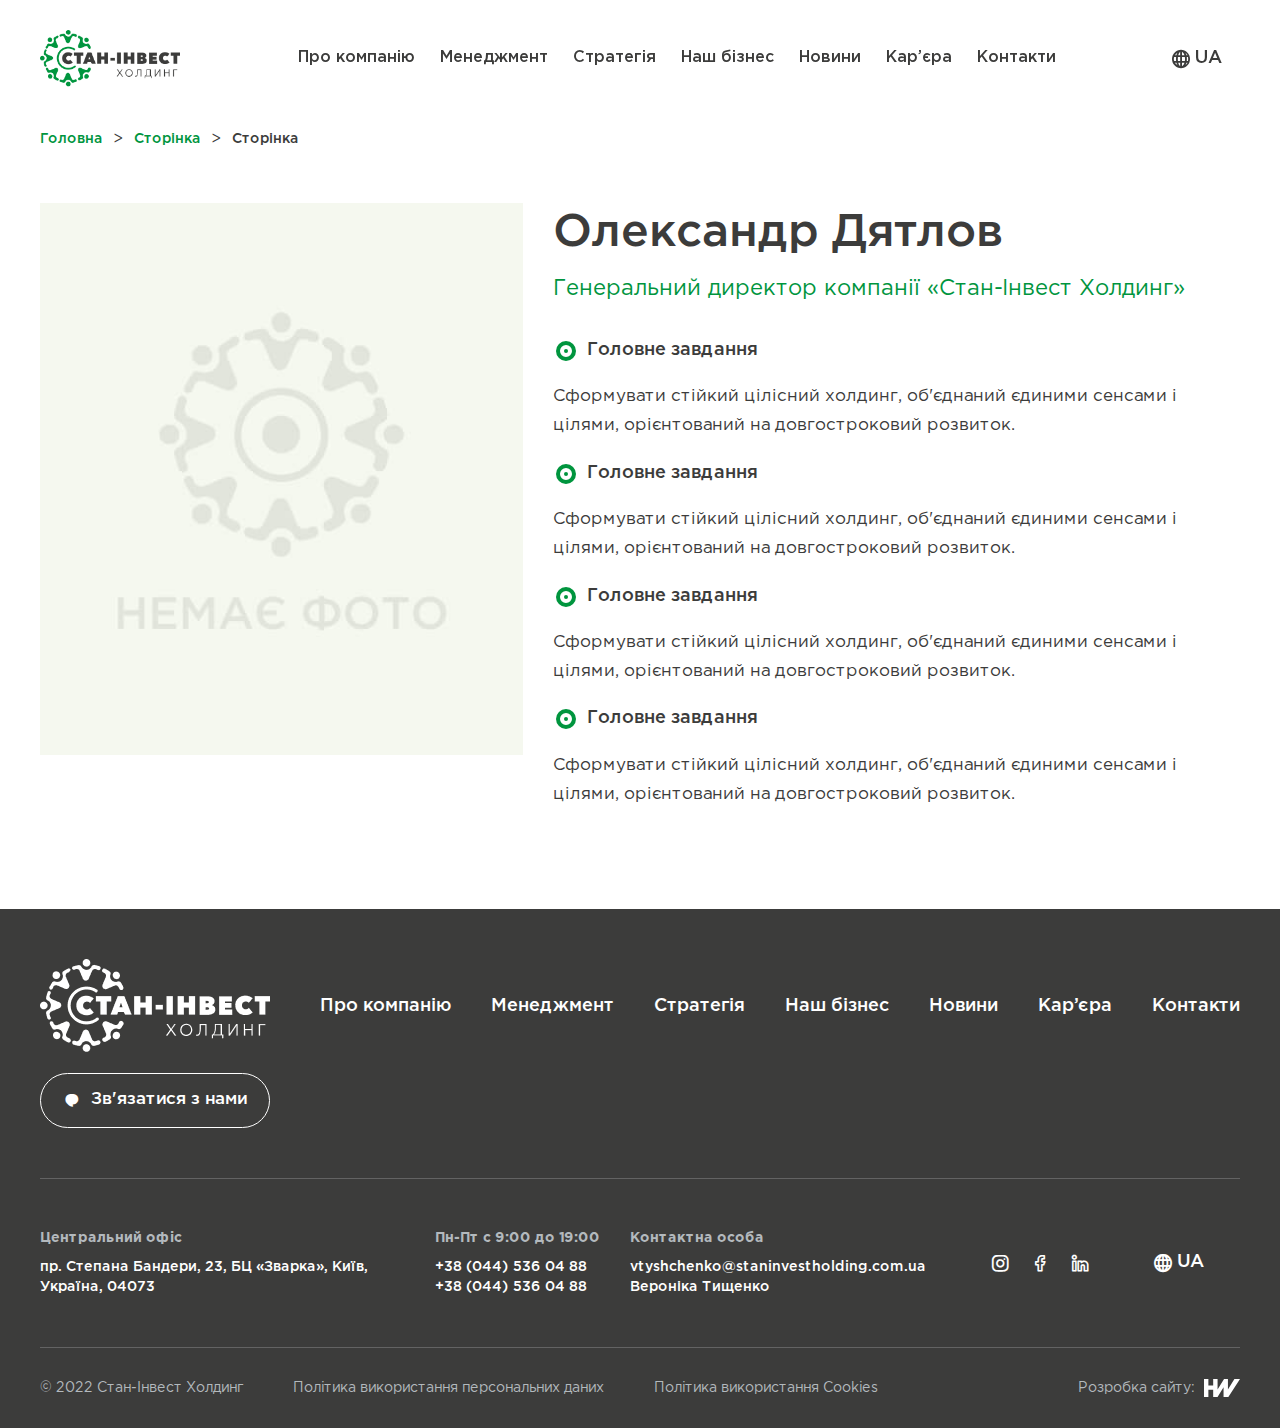
<file: page-Employee.html>
<!DOCTYPE html>
<html lang="ru">
 <head>
	<title>Співробітник</title>
	<meta charset="UTF-8">
	<meta name="format-detection" content="telephone=no">
	<link rel="stylesheet" href="./css/style.min.css">
	<link rel="shortcut icon" href="favicon.ico">
	<link
  rel="stylesheet"
  href="https://unpkg.com/swiper@8/swiper-bundle.min.css"
/>
	<meta name="viewport" content="width=device-width, initial-scale=1.0">
</head>

<body>
  <div class="wrapper">
    <header class="header">
	<div class="header__container _container">
		<div class="header__menu menu">
			<a href="/YaroslavKobets-StanInvest" class="header__logo">
				<img src="./img/header-logo.png" alt="">
			</a>
			<nav class="menu__body">
				<ul class="menu__list">
					<li><a href="./page-AboutUs.html" class="menu__link">Про компанію</a></li>
					<li><a href="./page-Management.html" class="menu__link">Менеджмент</a></li>
					<li><a href="./page-Strategy.html" class="menu__link">Стратегія</a></li>
					<li><a href="./page-Business.html" class="menu__link">Наш бізнес</a></li>
					<li><a href="./page-Archive.html" class="menu__link">Новини</a></li>
					<li><a href="./page-Career.html" class="menu__link">Кар’єра</a></li>
					<li><a href="./page-Contacts.html" class="menu__link">Контакти</a></li>
				</ul>
			</nav>
			<div class="menu__lang _icon-lang">
				ua	
			</div>
			<div class="icon-menu">
				<span></span>
				<span></span>
				<span></span>
			</div>
		</div>
	</div>
</header>
    <main class="page inner-page">
      <section class="breadcrumbs _container">
        <a href="#">Головна</a>
        <span>></span>
        <a href="#">Сторінка</a>
        <span>></span>
        <a href="#">Сторінка</a>
      </section>
      <section class="employee">
        <div class="employee__container _container">
          <div class="employee__body">
            <div class="employee__photo">
              <img src="./img/no-photo.jpg" alt="">
            </div>
            <div class="employee__content">
              <h1 class="employee__title">Олександр Дятлов</h1>
              <div class="employee__place">Генеральний директор компанії «Стан-Інвест Холдинг»</div>
              <div class="employee__info">
                <strong>Головне завдання</strong>
                <p>Сформувати стійкий цілісний холдинг, об'єднаний єдиними сенсами і цілями, орієнтований на
                  довгостроковий розвиток.</p>
                <strong>Головне завдання</strong>
                <p>Сформувати стійкий цілісний холдинг, об'єднаний єдиними сенсами і цілями, орієнтований на
                  довгостроковий розвиток.</p>
                <strong>Головне завдання</strong>
                <p>Сформувати стійкий цілісний холдинг, об'єднаний єдиними сенсами і цілями, орієнтований на
                  довгостроковий розвиток.</p>
                <strong>Головне завдання</strong>
                <p>Сформувати стійкий цілісний холдинг, об'єднаний єдиними сенсами і цілями, орієнтований на
                  довгостроковий розвиток.</p>
              </div>
            </div>
          </div>
        </div>
      </section>
    </main>
    <div id="popup" class="popup">
	<div class="popup__body">
		<div class="popup__content">
			<a href="#header" class="popup__close close-popup">X</a>
			<div class="popup__title">Это модальное окно №1</div>
			<div class="popup__text">
				<a class="popup-link" href="#popup_2">Попап №2</a> ipsum dolor sit amet consectetur adipisicing elit. Aut enim vero veritatis velit assumenda soluta sed ad, omnis alias placeat debitis voluptas ea ipsam dolorum error dolorem, a blanditiis! Quidem!
				Lorem ipsum dolor sit amet consectetur adipisicing elit. Aut enim vero veritatis velit assumenda soluta sed ad, omnis alias placeat debitis voluptas ea ipsam dolorum error dolorem, a blanditiis! Quidem!
				Lorem ipsum dolor sit amet consectetur adipisicing elit. Aut enim vero veritatis velit assumenda soluta sed ad, omnis alias placeat debitis voluptas ea ipsam dolorum error dolorem, a blanditiis! Quidem!
				Lorem ipsum dolor sit amet consectetur adipisicing elit. Aut enim vero veritatis velit assumenda soluta sed ad, omnis alias placeat debitis voluptas ea ipsam dolorum error dolorem, a blanditiis! Quidem!
				Lorem ipsum dolor sit amet consectetur adipisicing elit. Aut enim vero veritatis velit assumenda soluta sed ad, omnis alias placeat debitis voluptas ea ipsam dolorum error dolorem, a blanditiis! Quidem!
				Lorem ipsum dolor sit amet consectetur adipisicing elit. Aut enim vero veritatis velit assumenda soluta sed ad, omnis alias placeat debitis voluptas ea ipsam dolorum error dolorem, a blanditiis! Quidem!
				Lorem ipsum dolor sit amet consectetur adipisicing elit. Aut enim vero veritatis velit assumenda soluta sed ad, omnis alias placeat debitis voluptas ea ipsam dolorum error dolorem, a blanditiis! Quidem!
			</div>
		</div>
	</div>
</div>
<footer class="footer">
	<div class="footer__container _container">
		<div class="footer__head">
			<a href="" class="footer__logo">
				<img src="./img/footer-logo.png" alt="">
			</a>
			<nav class="footer__nav">
				<ul class="footer__list">
					<li><a href="#" class="footer__link">Про компанію</a></li>
					<li><a href="#" class="footer__link">Менеджмент</a></li>
					<li><a href="#" class="footer__link">Стратегія</a></li>
					<li><a href="#" class="footer__link">Наш бізнес</a></li>
					<li><a href="#" class="footer__link">Новини</a></li>
					<li><a href="#" class="footer__link">Кар’єра</a></li>
					<li><a href="#" class="footer__link">Контакти</a></li>
				</ul>
			</nav>
			<a href="#popup" class="footer__btn-contact _icon-chat popup-link">Зв'язатися з нами</a>
		</div>
		<div class="footer__body">
			<div class="footer__body-info footer-info">
				<div class="footer-info__item">
					<strong>Центральний офіс</strong>
					<a href="">пр. Степана Бандери, 23, БЦ «Зварка»,
						Київ, Україна, 04073</a>
				</div>
				<div class="footer-info__item">
					<strong>Пн-Пт с 9:00 до 19:00</strong>
					<a href="">+38 (044) 536 04 88</a>
					<a href="">+38 (044) 536 04 88</a>
				</div>
				<div class="footer-info__item">
					<strong>Контактна особа</strong>
					<a href="">vtyshchenko@staninvestholding.com.ua</a>
					<span>Вероніка Тищенко</span>
				</div>
			</div>
			<div class="footer__body-socials">
				<a href="" class="_icon-insta"></a>
				<a href="" class="_icon-facebook"></a>
				<a href="" class="_icon-linkedin"></a>
			</div>
				<div class="footer__body-lang _icon-lang">UA <span></span></div>
		</div>
		<div class="footer__bottom">
			<div class="footer__bottom-info">
				<p>© 2022 Стан-Інвест Холдинг</p>
				<a href="">Політика використання персональних даних</a>
				<a href="">Політика використання Cookies</a>
			</div>
			<div class="footer__bottom-creater">Розробка сайту: <img src="./img/HW.svg" alt=""></div>
		</div>
	</div>
</footer>
  </div>
  <!-- Swiper -->
<script src="https://unpkg.com/swiper@8/swiper-bundle.min.js"></script>
<script src="./js/app.min.js"></script>
</body>

</html>
</file>
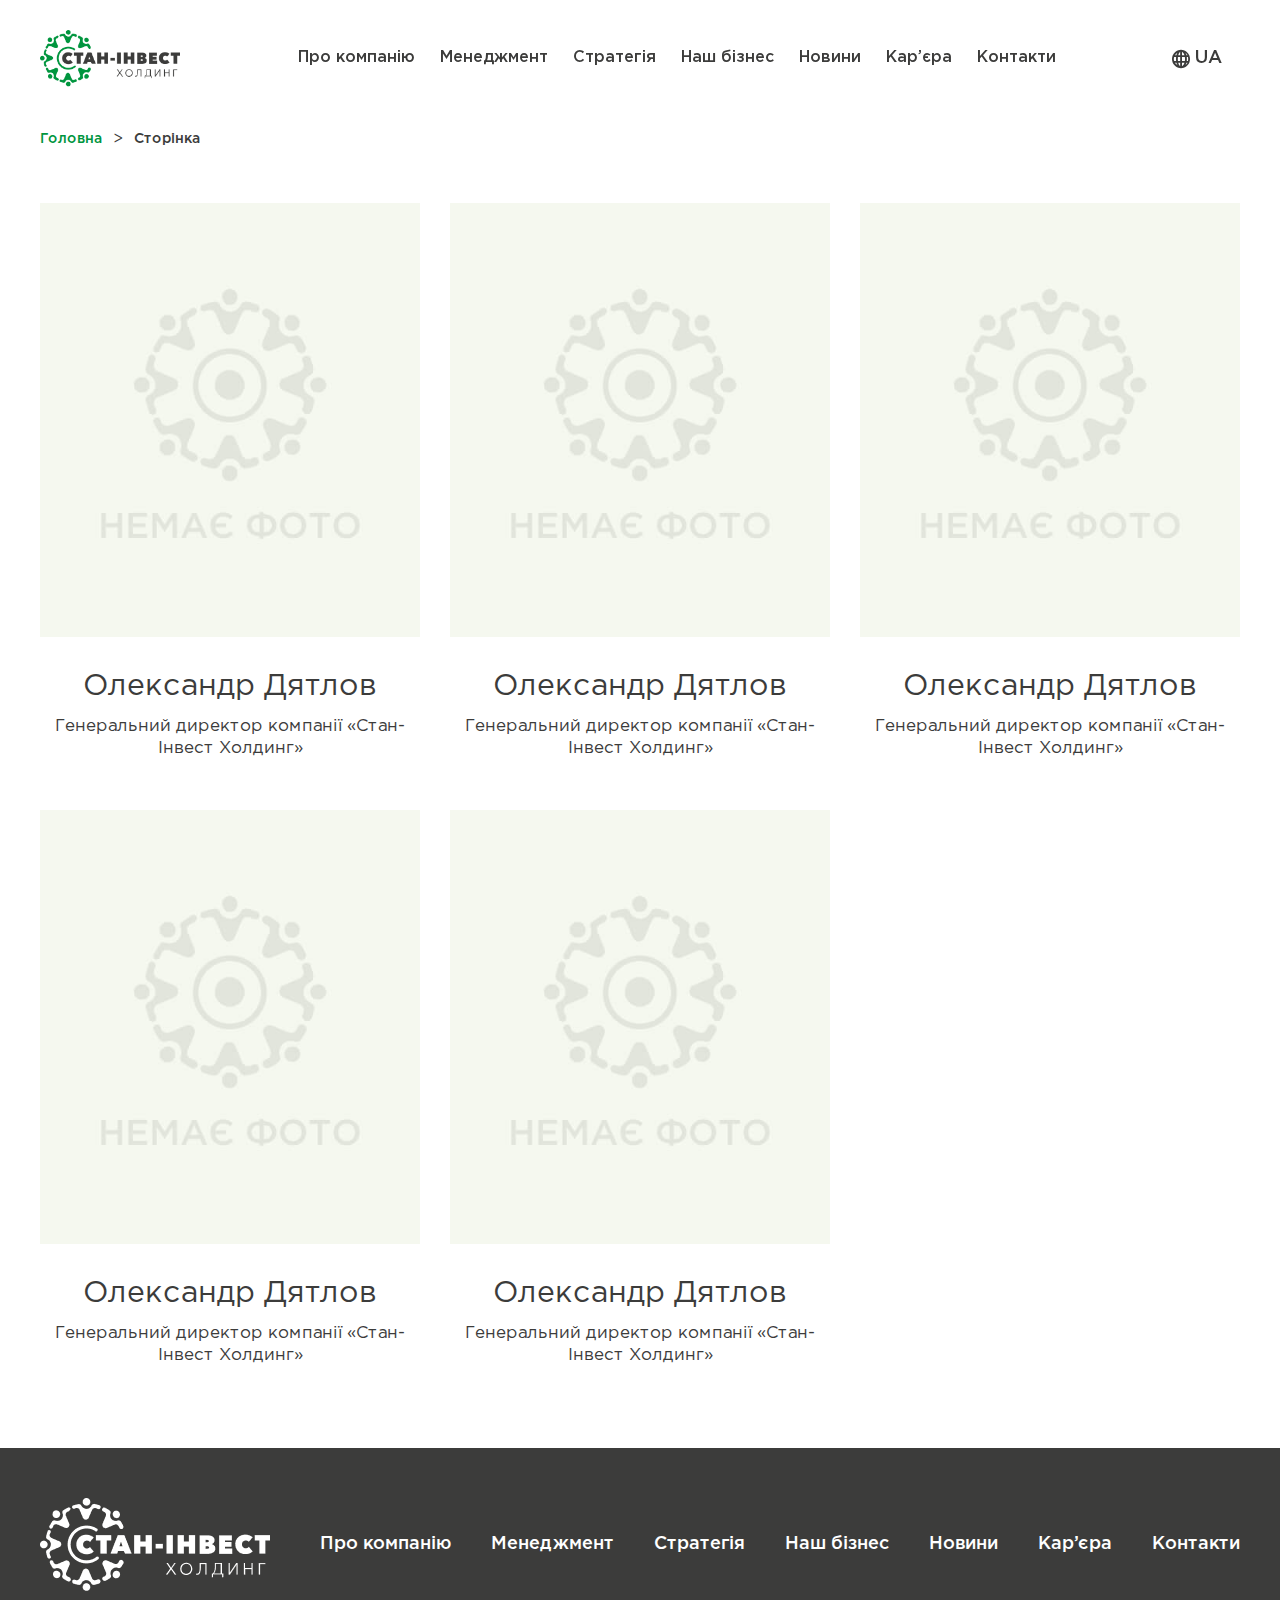
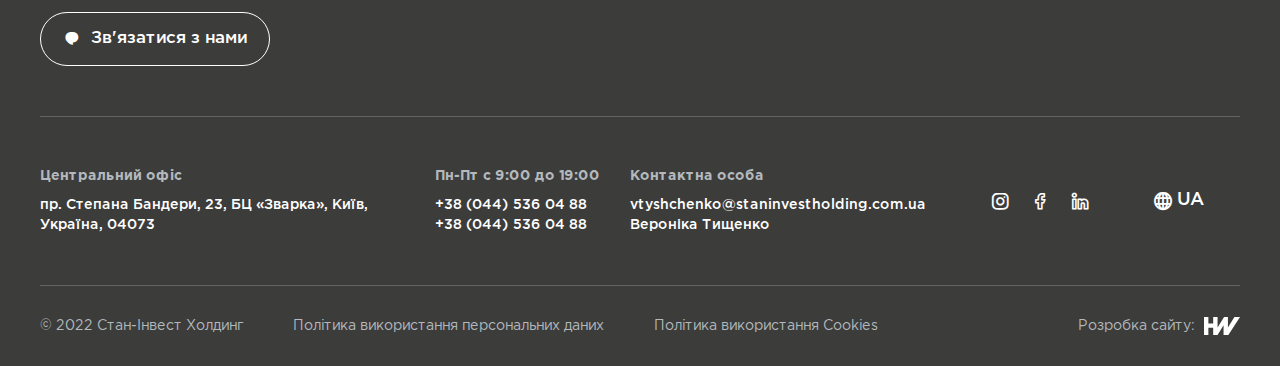
<file: page-Management.html>
<!DOCTYPE html>
<html lang="ru">
 <head>
	<title>Менеджмент</title>
	<meta charset="UTF-8">
	<meta name="format-detection" content="telephone=no">
	<link rel="stylesheet" href="./css/style.min.css">
	<link rel="shortcut icon" href="favicon.ico">
	<link
  rel="stylesheet"
  href="https://unpkg.com/swiper@8/swiper-bundle.min.css"
/>
	<meta name="viewport" content="width=device-width, initial-scale=1.0">
</head>

<body>
	<div class="wrapper">
		<header class="header">
	<div class="header__container _container">
		<div class="header__menu menu">
			<a href="/YaroslavKobets-StanInvest" class="header__logo">
				<img src="./img/header-logo.png" alt="">
			</a>
			<nav class="menu__body">
				<ul class="menu__list">
					<li><a href="./page-AboutUs.html" class="menu__link">Про компанію</a></li>
					<li><a href="./page-Management.html" class="menu__link">Менеджмент</a></li>
					<li><a href="./page-Strategy.html" class="menu__link">Стратегія</a></li>
					<li><a href="./page-Business.html" class="menu__link">Наш бізнес</a></li>
					<li><a href="./page-Archive.html" class="menu__link">Новини</a></li>
					<li><a href="./page-Career.html" class="menu__link">Кар’єра</a></li>
					<li><a href="./page-Contacts.html" class="menu__link">Контакти</a></li>
				</ul>
			</nav>
			<div class="menu__lang _icon-lang">
				ua	
			</div>
			<div class="icon-menu">
				<span></span>
				<span></span>
				<span></span>
			</div>
		</div>
	</div>
</header>
		<main class="page inner-page">
      <section class="breadcrumbs _container">
        <a href="#">Головна</a>
        <span>></span>
        <a href="#">Сторінка</a>
      </section>
      <section class="personnel">
        <div class="personnel__container _container">
          <div class="personnel__body">
            <a href="./page-Employee.html" class="personnel__item personnel-item">
              <span class="personnel-item__photo">
                <img src="./img/no-photo.jpg" alt="">
              </span>
              <span class="personnel-item__name">Олександр Дятлов</span>
              <span class="personnel-item__place">Генеральний директор компанії «Стан-Інвест Холдинг»</span>
            </a>
            <a href="./page-Employee.html" class="personnel__item personnel-item">
              <span class="personnel-item__photo">
                <img src="./img/no-photo.jpg" alt="">
              </span>
              <span class="personnel-item__name">Олександр Дятлов</span>
              <span class="personnel-item__place">Генеральний директор компанії «Стан-Інвест Холдинг»</span>
            </a>
            <a href="./page-Employee.html" class="personnel__item personnel-item">
              <span class="personnel-item__photo">
                <img src="./img/no-photo.jpg" alt="">
              </span>
              <span class="personnel-item__name">Олександр Дятлов</span>
              <span class="personnel-item__place">Генеральний директор компанії «Стан-Інвест Холдинг»</span>
            </a>
            <a href="#" class="personnel__item personnel-item">
              <span class="personnel-item__photo">
                <img src="./img/no-photo.jpg" alt="">
              </span>
              <span class="personnel-item__name">Олександр Дятлов</span>
              <span class="personnel-item__place">Генеральний директор компанії «Стан-Інвест Холдинг»</span>
            </a>
            <a href="#" class="personnel__item personnel-item">
              <span class="personnel-item__photo">
                <img src="./img/no-photo.jpg" alt="">
              </span>
              <span class="personnel-item__name">Олександр Дятлов</span>
              <span class="personnel-item__place">Генеральний директор компанії «Стан-Інвест Холдинг»</span>
            </a>
            
          </div>
        </div>
      </section>
		</main>
		<div id="popup" class="popup">
	<div class="popup__body">
		<div class="popup__content">
			<a href="#header" class="popup__close close-popup">X</a>
			<div class="popup__title">Это модальное окно №1</div>
			<div class="popup__text">
				<a class="popup-link" href="#popup_2">Попап №2</a> ipsum dolor sit amet consectetur adipisicing elit. Aut enim vero veritatis velit assumenda soluta sed ad, omnis alias placeat debitis voluptas ea ipsam dolorum error dolorem, a blanditiis! Quidem!
				Lorem ipsum dolor sit amet consectetur adipisicing elit. Aut enim vero veritatis velit assumenda soluta sed ad, omnis alias placeat debitis voluptas ea ipsam dolorum error dolorem, a blanditiis! Quidem!
				Lorem ipsum dolor sit amet consectetur adipisicing elit. Aut enim vero veritatis velit assumenda soluta sed ad, omnis alias placeat debitis voluptas ea ipsam dolorum error dolorem, a blanditiis! Quidem!
				Lorem ipsum dolor sit amet consectetur adipisicing elit. Aut enim vero veritatis velit assumenda soluta sed ad, omnis alias placeat debitis voluptas ea ipsam dolorum error dolorem, a blanditiis! Quidem!
				Lorem ipsum dolor sit amet consectetur adipisicing elit. Aut enim vero veritatis velit assumenda soluta sed ad, omnis alias placeat debitis voluptas ea ipsam dolorum error dolorem, a blanditiis! Quidem!
				Lorem ipsum dolor sit amet consectetur adipisicing elit. Aut enim vero veritatis velit assumenda soluta sed ad, omnis alias placeat debitis voluptas ea ipsam dolorum error dolorem, a blanditiis! Quidem!
				Lorem ipsum dolor sit amet consectetur adipisicing elit. Aut enim vero veritatis velit assumenda soluta sed ad, omnis alias placeat debitis voluptas ea ipsam dolorum error dolorem, a blanditiis! Quidem!
			</div>
		</div>
	</div>
</div>
<footer class="footer">
	<div class="footer__container _container">
		<div class="footer__head">
			<a href="" class="footer__logo">
				<img src="./img/footer-logo.png" alt="">
			</a>
			<nav class="footer__nav">
				<ul class="footer__list">
					<li><a href="#" class="footer__link">Про компанію</a></li>
					<li><a href="#" class="footer__link">Менеджмент</a></li>
					<li><a href="#" class="footer__link">Стратегія</a></li>
					<li><a href="#" class="footer__link">Наш бізнес</a></li>
					<li><a href="#" class="footer__link">Новини</a></li>
					<li><a href="#" class="footer__link">Кар’єра</a></li>
					<li><a href="#" class="footer__link">Контакти</a></li>
				</ul>
			</nav>
			<a href="#popup" class="footer__btn-contact _icon-chat popup-link">Зв'язатися з нами</a>
		</div>
		<div class="footer__body">
			<div class="footer__body-info footer-info">
				<div class="footer-info__item">
					<strong>Центральний офіс</strong>
					<a href="">пр. Степана Бандери, 23, БЦ «Зварка»,
						Київ, Україна, 04073</a>
				</div>
				<div class="footer-info__item">
					<strong>Пн-Пт с 9:00 до 19:00</strong>
					<a href="">+38 (044) 536 04 88</a>
					<a href="">+38 (044) 536 04 88</a>
				</div>
				<div class="footer-info__item">
					<strong>Контактна особа</strong>
					<a href="">vtyshchenko@staninvestholding.com.ua</a>
					<span>Вероніка Тищенко</span>
				</div>
			</div>
			<div class="footer__body-socials">
				<a href="" class="_icon-insta"></a>
				<a href="" class="_icon-facebook"></a>
				<a href="" class="_icon-linkedin"></a>
			</div>
				<div class="footer__body-lang _icon-lang">UA <span></span></div>
		</div>
		<div class="footer__bottom">
			<div class="footer__bottom-info">
				<p>© 2022 Стан-Інвест Холдинг</p>
				<a href="">Політика використання персональних даних</a>
				<a href="">Політика використання Cookies</a>
			</div>
			<div class="footer__bottom-creater">Розробка сайту: <img src="./img/HW.svg" alt=""></div>
		</div>
	</div>
</footer>
	</div>
	<!-- Swiper -->
<script src="https://unpkg.com/swiper@8/swiper-bundle.min.js"></script>
<script src="./js/app.min.js"></script>
</body>

</html>
</file>
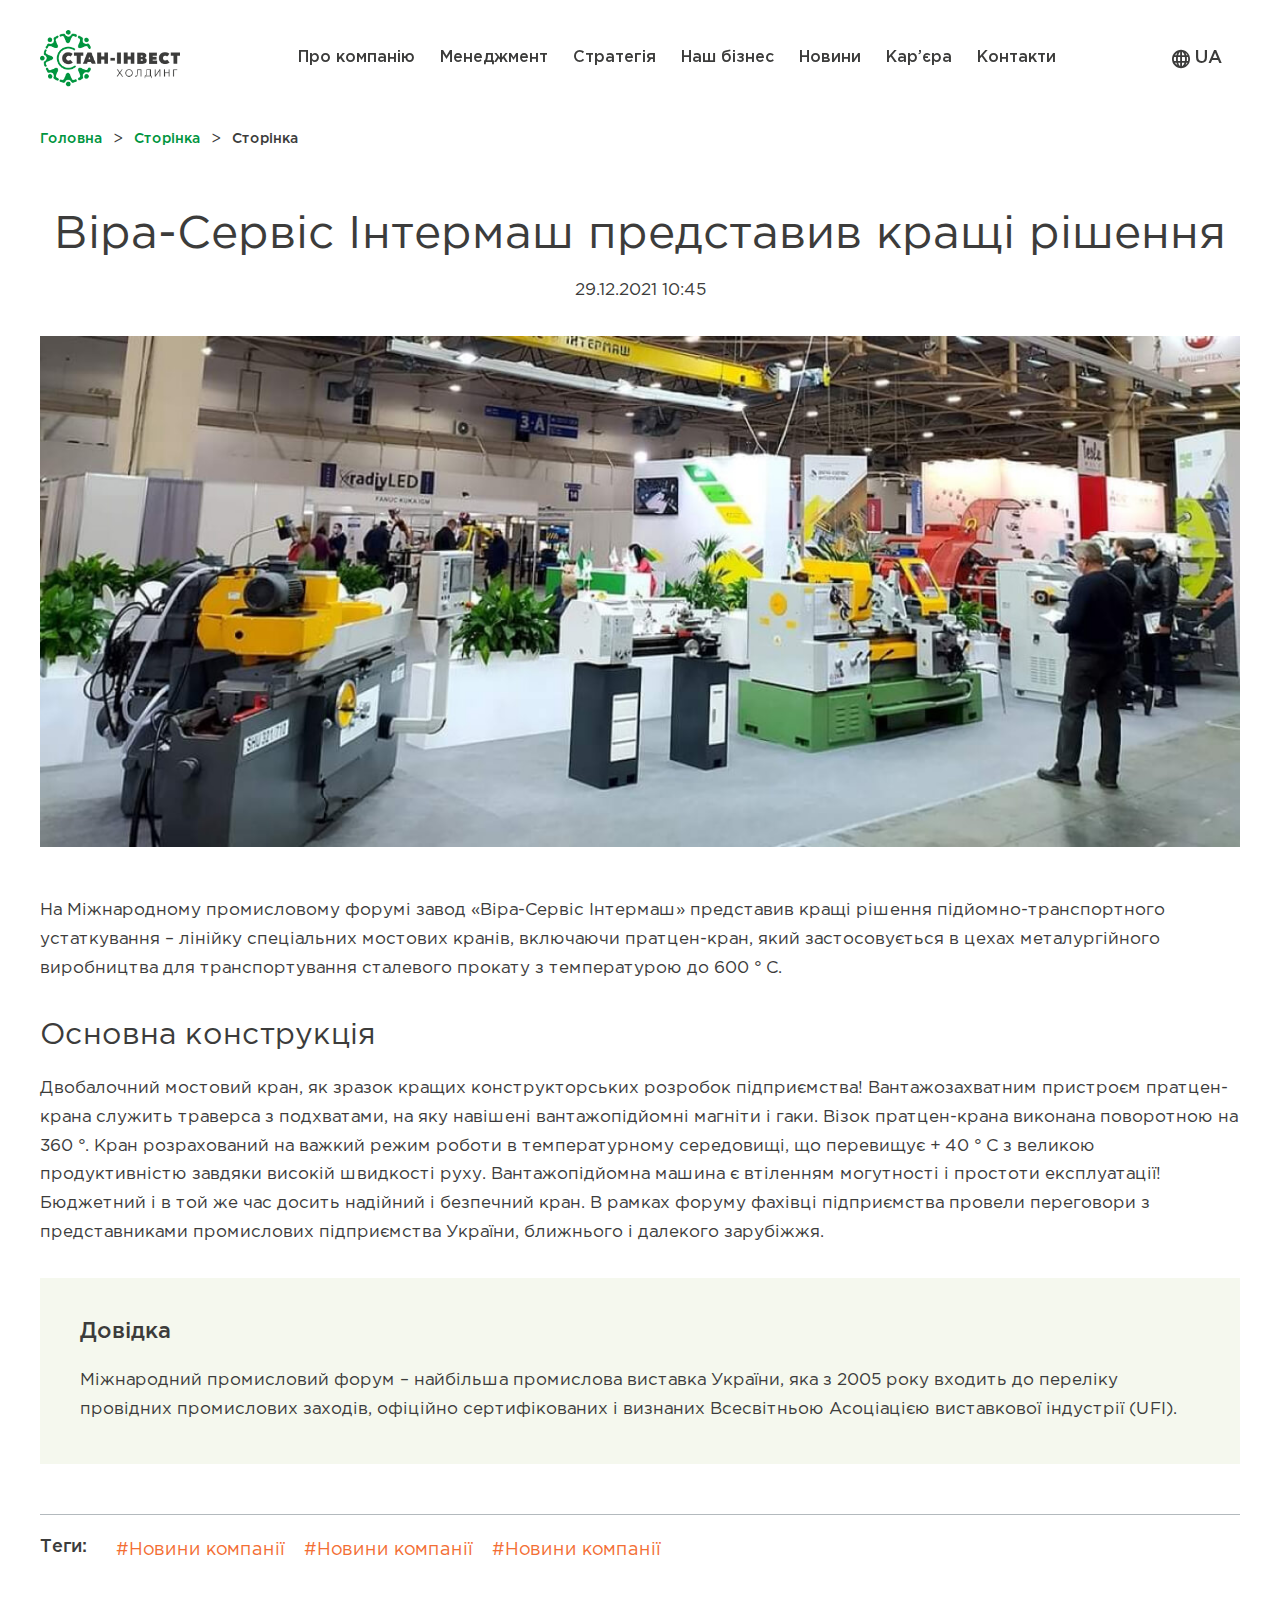
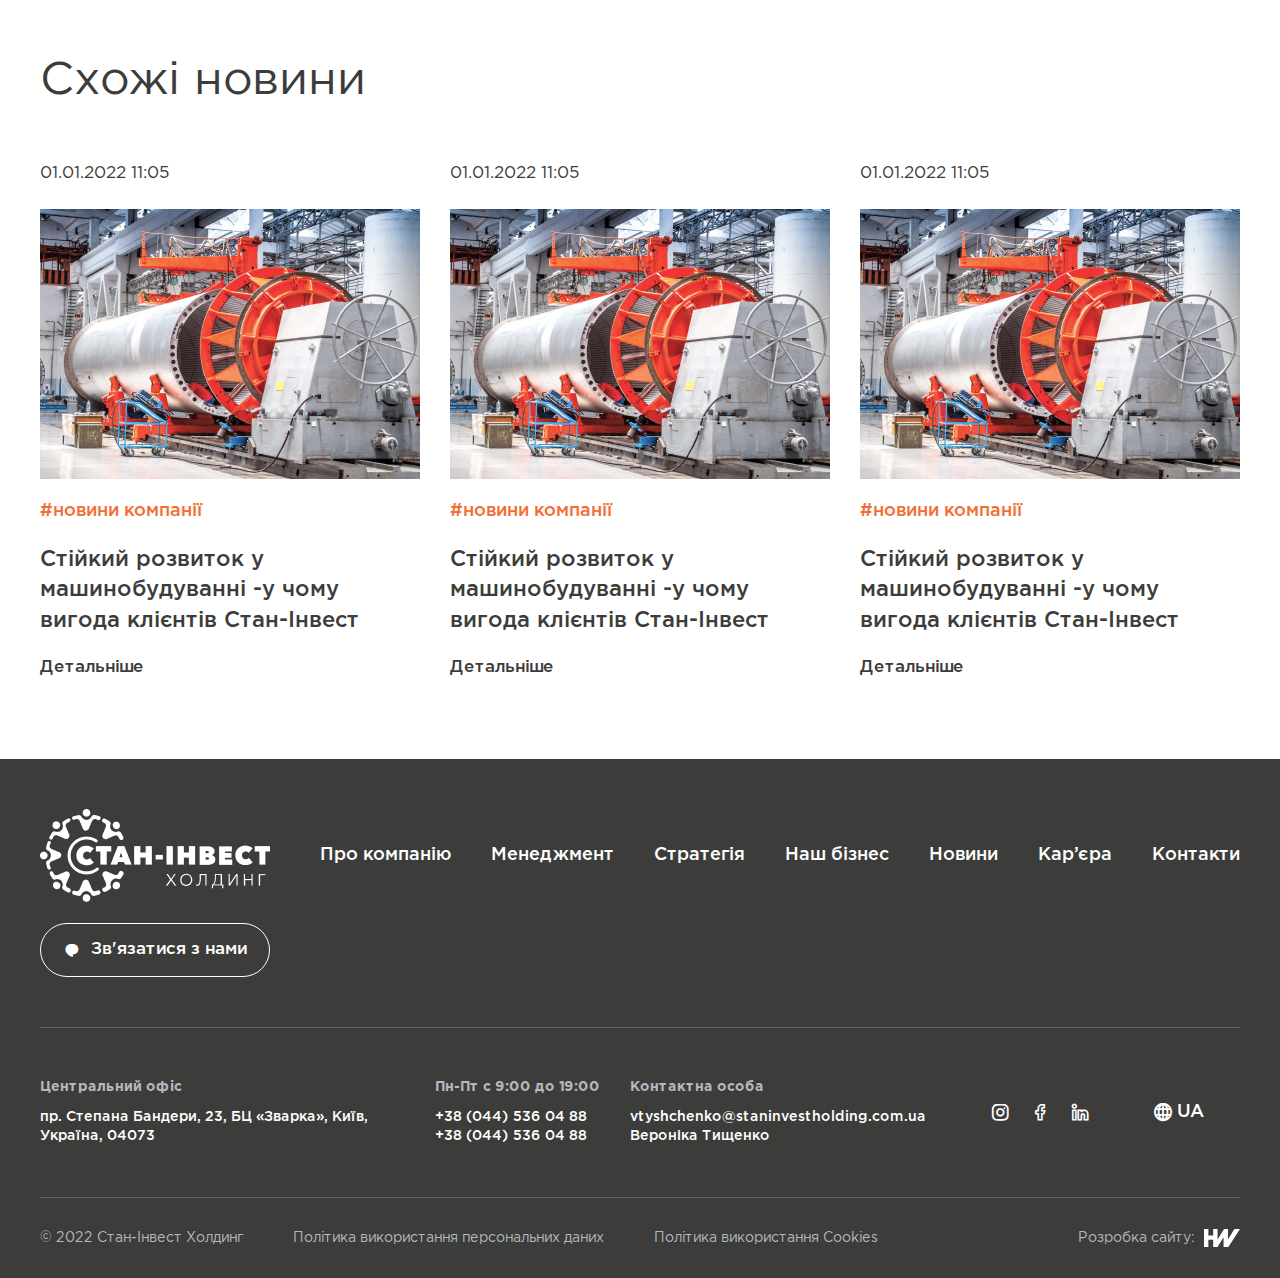
<file: page-Post.html>
<!DOCTYPE html>
<html lang="ru">
 <head>
	<title>Сторінка статті</title>
	<meta charset="UTF-8">
	<meta name="format-detection" content="telephone=no">
	<link rel="stylesheet" href="./css/style.min.css">
	<link rel="shortcut icon" href="favicon.ico">
	<link
  rel="stylesheet"
  href="https://unpkg.com/swiper@8/swiper-bundle.min.css"
/>
	<meta name="viewport" content="width=device-width, initial-scale=1.0">
</head>

<body>
  <div class="wrapper">
    <header class="header">
	<div class="header__container _container">
		<div class="header__menu menu">
			<a href="/" class="header__logo">
				<img src="./img/header-logo.png" alt="">
			</a>
			<nav class="menu__body">
				<ul class="menu__list">
					<li><a href="./page-AboutUs.html" class="menu__link">Про компанію</a></li>
					<li><a href="./page-Management.html" class="menu__link">Менеджмент</a></li>
					<li><a href="./page-Strategy.html" class="menu__link">Стратегія</a></li>
					<li><a href="./page-Business.html" class="menu__link">Наш бізнес</a></li>
					<li><a href="./page-Archive.html" class="menu__link">Новини</a></li>
					<li><a href="./page-Career.html" class="menu__link">Кар’єра</a></li>
					<li><a href="./page-Contacts.html" class="menu__link">Контакти</a></li>
				</ul>
			</nav>
			<div class="menu__lang _icon-lang">
				ua	
			</div>
			<div class="icon-menu">
				<span></span>
				<span></span>
				<span></span>
			</div>
		</div>
	</div>
</header>
    <main class="page inner-page">
      <section class="breadcrumbs _container">
        <a href="#">Головна</a>
        <span>></span>
        <a href="#">Сторінка</a>
        <span>></span>
        <a href="#">Сторінка</a>
      </section>
      <section class="post">
        <div class="post__content">
          <h1 class="post__title">Віра-Сервіс Інтермаш представив кращі рішення</h1>
          <div class="post__date">29.12.2021 10:45</div>
          <div class="post__image">
            <img src="./img/post-img.jpg" alt="">
          </div>
          <div class="post__text">
            <p>На Міжнародному промисловому форумі завод «Віра-Сервіс Інтермаш» представив кращі рішення підйомно-транспортного устаткування – лінійку спеціальних мостових кранів, включаючи пратцен-кран, який застосовується в цехах металургійного виробництва для транспортування сталевого прокату з температурою до 600 ° С.</p>
            <br>
            <br>
            <h2>Основна конструкція</h2>
            
            <p>Двобалочний мостовий кран, як зразок кращих конструкторських розробок підприємства! Вантажозахватним пристроєм пратцен-крана служить траверса з подхватами, на яку навішені вантажопідйомні магніти і гаки. Візок пратцен-крана виконана поворотною на 360 °. Кран розрахований на важкий режим роботи в температурному середовищі, що перевищує + 40 ° С з великою продуктивністю завдяки високій швидкості руху. Вантажопідйомна машина є втіленням могутності і простоти експлуатації! Бюджетний і в той же час досить надійний і безпечний кран. В рамках форуму фахівці підприємства провели переговори з представниками промислових підприємства України, ближнього і далекого зарубіжжя.</p>
            <div class="post__certificate">
              <span class="">Довідка</span>
              <p>Міжнародний промисловий форум – найбільша промислова виставка України, яка з 2005 року входить до переліку провідних промислових заходів, офіційно сертифікованих і визнаних Всесвітньою Асоціацією виставкової індустрії (UFI).</p>
            </div>
          </div>
        </div>
        <div class="_container">
          <div class="tags">
            <span>Теги:</span>
            <a href="#">#Новини компанії</a>
            <a href="#">#Новини компанії</a>
            <a href="#">#Новини компанії</a>
          </div>
        </div>
      </section>
      <section class="news">
				<div class="news__container _container">
					<div class="news__head">
						<div class="h2-title">Схожі новини</div>  
					</div>
					<div class="news__body">
						<a href="#" class="news__item news-item">
							<span class="news-item__date">01.01.2022 11:05</span>
							<span class="news-item__image">
								<img src="./img/news-img.jpg" alt="">
							</span>
							<span class="news-item__tag">#новини компанії</span>
							<span class="news-item__title">Стійкий розвиток у машинобудуванні -у чому вигода клієнтів Стан-Інвест</span>
							<span class="news-item__btn">Детальніше</span>
						</a>
						<a href="#" class="news__item news-item">
							<span class="news-item__date">01.01.2022 11:05</span>
							<span class="news-item__image">
								<img src="./img/news-img.jpg" alt="">
							</span>
							<span class="news-item__tag">#новини компанії</span>
							<span class="news-item__title">Стійкий розвиток у машинобудуванні -у чому вигода клієнтів Стан-Інвест</span>
							<span class="news-item__btn">Детальніше</span>
						</a>
						<a href="#" class="news__item news-item">
							<span class="news-item__date">01.01.2022 11:05</span>
							<span class="news-item__image">
								<img src="./img/news-img.jpg" alt="">
							</span>
							<span class="news-item__tag">#новини компанії</span>
							<span class="news-item__title">Стійкий розвиток у машинобудуванні -у чому вигода клієнтів Стан-Інвест</span>
							<span class="news-item__btn">Детальніше</span>
						</a>
					</div>
				</div>
			</section>
    </main>
    <div id="popup" class="popup">
	<div class="popup__body">
		<div class="popup__content">
			<a href="#header" class="popup__close close-popup">X</a>
			<div class="popup__title">Это модальное окно №1</div>
			<div class="popup__text">
				<a class="popup-link" href="#popup_2">Попап №2</a> ipsum dolor sit amet consectetur adipisicing elit. Aut enim vero veritatis velit assumenda soluta sed ad, omnis alias placeat debitis voluptas ea ipsam dolorum error dolorem, a blanditiis! Quidem!
				Lorem ipsum dolor sit amet consectetur adipisicing elit. Aut enim vero veritatis velit assumenda soluta sed ad, omnis alias placeat debitis voluptas ea ipsam dolorum error dolorem, a blanditiis! Quidem!
				Lorem ipsum dolor sit amet consectetur adipisicing elit. Aut enim vero veritatis velit assumenda soluta sed ad, omnis alias placeat debitis voluptas ea ipsam dolorum error dolorem, a blanditiis! Quidem!
				Lorem ipsum dolor sit amet consectetur adipisicing elit. Aut enim vero veritatis velit assumenda soluta sed ad, omnis alias placeat debitis voluptas ea ipsam dolorum error dolorem, a blanditiis! Quidem!
				Lorem ipsum dolor sit amet consectetur adipisicing elit. Aut enim vero veritatis velit assumenda soluta sed ad, omnis alias placeat debitis voluptas ea ipsam dolorum error dolorem, a blanditiis! Quidem!
				Lorem ipsum dolor sit amet consectetur adipisicing elit. Aut enim vero veritatis velit assumenda soluta sed ad, omnis alias placeat debitis voluptas ea ipsam dolorum error dolorem, a blanditiis! Quidem!
				Lorem ipsum dolor sit amet consectetur adipisicing elit. Aut enim vero veritatis velit assumenda soluta sed ad, omnis alias placeat debitis voluptas ea ipsam dolorum error dolorem, a blanditiis! Quidem!
			</div>
		</div>
	</div>
</div>
<footer class="footer">
	<div class="footer__container _container">
		<div class="footer__head">
			<a href="" class="footer__logo">
				<img src="./img/footer-logo.png" alt="">
			</a>
			<nav class="footer__nav">
				<ul class="footer__list">
					<li><a href="#" class="footer__link">Про компанію</a></li>
					<li><a href="#" class="footer__link">Менеджмент</a></li>
					<li><a href="#" class="footer__link">Стратегія</a></li>
					<li><a href="#" class="footer__link">Наш бізнес</a></li>
					<li><a href="#" class="footer__link">Новини</a></li>
					<li><a href="#" class="footer__link">Кар’єра</a></li>
					<li><a href="#" class="footer__link">Контакти</a></li>
				</ul>
			</nav>
			<a href="#popup" class="footer__btn-contact _icon-chat popup-link">Зв'язатися з нами</a>
		</div>
		<div class="footer__body">
			<div class="footer__body-info footer-info">
				<div class="footer-info__item">
					<strong>Центральний офіс</strong>
					<a href="">пр. Степана Бандери, 23, БЦ «Зварка»,
						Київ, Україна, 04073</a>
				</div>
				<div class="footer-info__item">
					<strong>Пн-Пт с 9:00 до 19:00</strong>
					<a href="">+38 (044) 536 04 88</a>
					<a href="">+38 (044) 536 04 88</a>
				</div>
				<div class="footer-info__item">
					<strong>Контактна особа</strong>
					<a href="">vtyshchenko@staninvestholding.com.ua</a>
					<span>Вероніка Тищенко</span>
				</div>
			</div>
			<div class="footer__body-socials">
				<a href="" class="_icon-insta"></a>
				<a href="" class="_icon-facebook"></a>
				<a href="" class="_icon-linkedin"></a>
			</div>
				<div class="footer__body-lang _icon-lang">UA <span></span></div>
		</div>
		<div class="footer__bottom">
			<div class="footer__bottom-info">
				<p>© 2022 Стан-Інвест Холдинг</p>
				<a href="">Політика використання персональних даних</a>
				<a href="">Політика використання Cookies</a>
			</div>
			<div class="footer__bottom-creater">Розробка сайту: <img src="./img/HW.svg" alt=""></div>
		</div>
	</div>
</footer>
  </div>
  <!-- Swiper -->
<script src="https://unpkg.com/swiper@8/swiper-bundle.min.js"></script>
<script src="./js/app.min.js"></script>
</body>

</html>
</file>
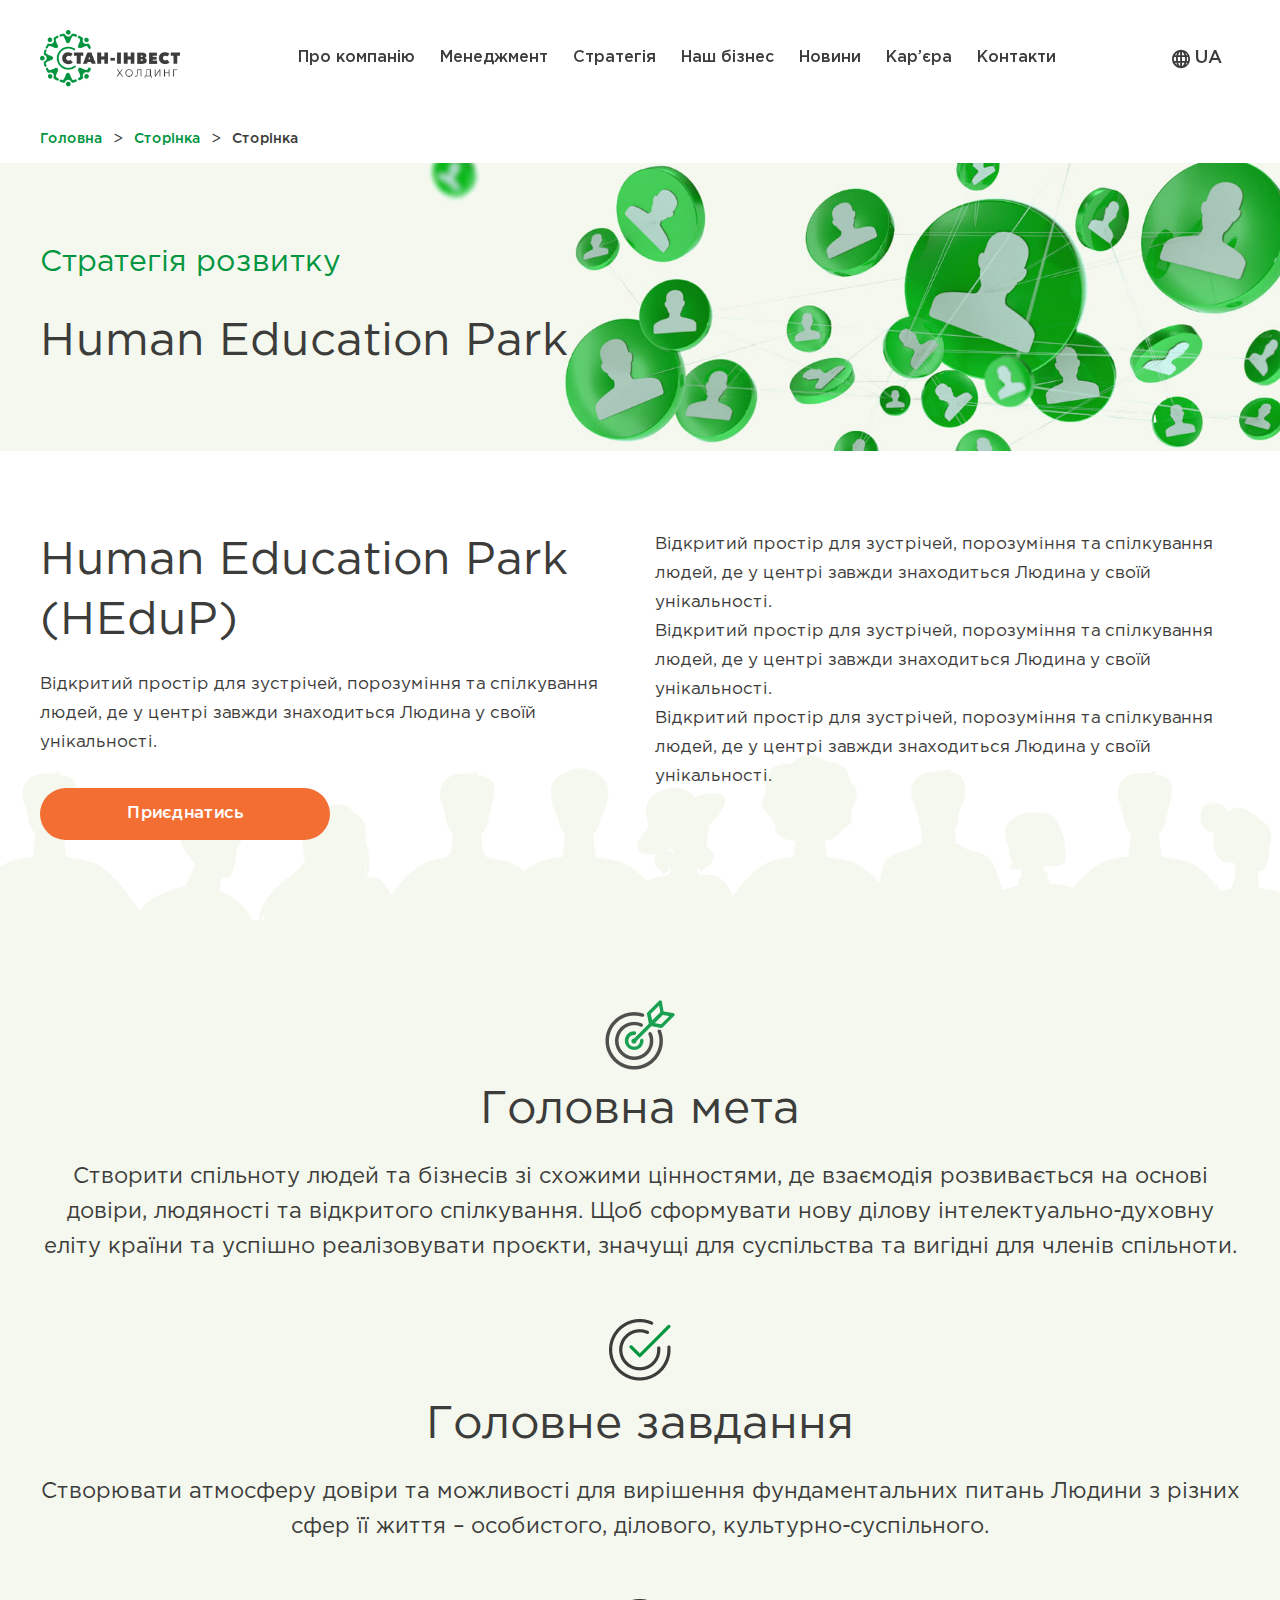
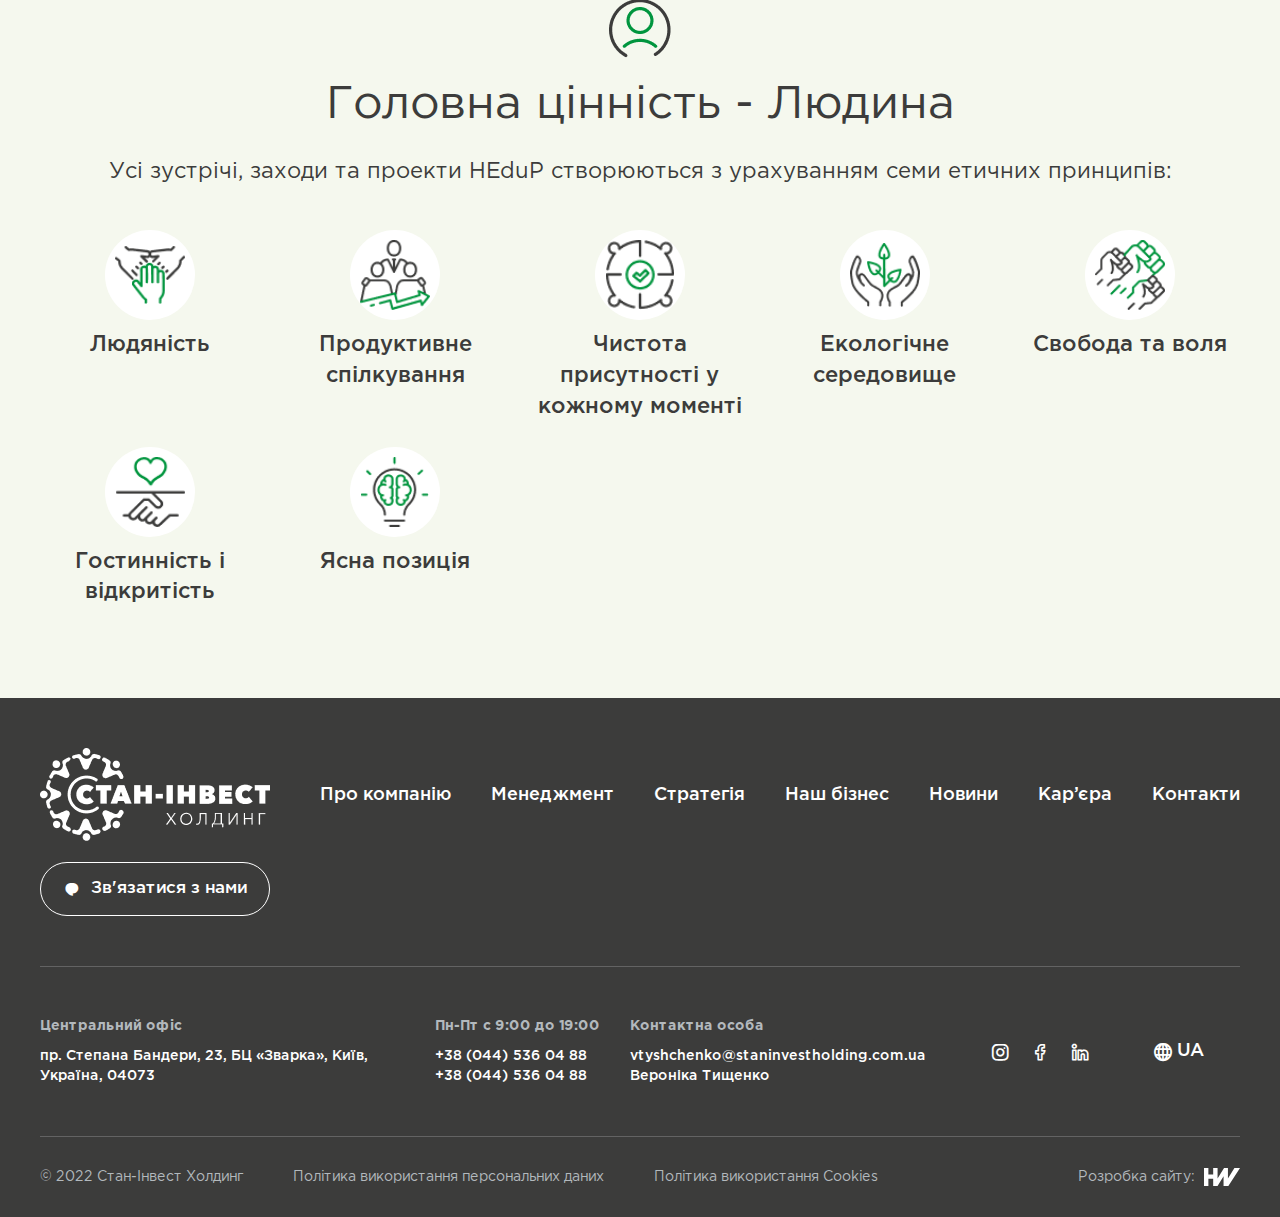
<file: page-Strategy.html>
<!DOCTYPE html>
<html lang="ru">
 <head>
	<title>Стратегія</title>
	<meta charset="UTF-8">
	<meta name="format-detection" content="telephone=no">
	<link rel="stylesheet" href="./css/style.min.css">
	<link rel="shortcut icon" href="favicon.ico">
	<link
  rel="stylesheet"
  href="https://unpkg.com/swiper@8/swiper-bundle.min.css"
/>
	<meta name="viewport" content="width=device-width, initial-scale=1.0">
</head>

<body>
  <div class="wrapper">
    <header class="header">
	<div class="header__container _container">
		<div class="header__menu menu">
			<a href="/YaroslavKobets-StanInvest" class="header__logo">
				<img src="./img/header-logo.png" alt="">
			</a>
			<nav class="menu__body">
				<ul class="menu__list">
					<li><a href="./page-AboutUs.html" class="menu__link">Про компанію</a></li>
					<li><a href="./page-Management.html" class="menu__link">Менеджмент</a></li>
					<li><a href="./page-Strategy.html" class="menu__link">Стратегія</a></li>
					<li><a href="./page-Business.html" class="menu__link">Наш бізнес</a></li>
					<li><a href="./page-Archive.html" class="menu__link">Новини</a></li>
					<li><a href="./page-Career.html" class="menu__link">Кар’єра</a></li>
					<li><a href="./page-Contacts.html" class="menu__link">Контакти</a></li>
				</ul>
			</nav>
			<div class="menu__lang _icon-lang">
				ua	
			</div>
			<div class="icon-menu">
				<span></span>
				<span></span>
				<span></span>
			</div>
		</div>
	</div>
</header>
    <main class="page inner-page">
      <section class="breadcrumbs _container">
        <a href="#">Головна</a>
        <span>></span>
        <a href="#">Сторінка</a>
        <span>></span>
        <a href="#">Сторінка</a>
      </section>
      <section class="inner-intro inner-intro--min">
        <img src="./img/strategy-bg.jpg" alt="" class="inner-intro__bg">
        <div class="inner-intro__container _container">
          <div class="inner-intro__body">
            <span class="inner-intro__suptitle">Стратегія розвитку</span>
            <h1 class="h2-title">Human Education
              Park</h1>
          </div>
        </div>
      </section>
      <section class="about-columns">
        <div class="about-columns__container _container">
          <div class="about-columns__body">
            <div class="about-columns__column">
              <div class="h2-title">Human Education Park (HEduP)</div>
              <p>Відкритий простір для зустрічей, порозуміння та спілкування людей, де у центрі завжди знаходиться Людина у своїй унікальності. </p>
              <a href="#" class="btn btn--orrange">Приєднатись</a>
            </div>
            <div class="about-columns__column">
              <p>Відкритий простір для зустрічей, порозуміння та спілкування людей, де у центрі завжди знаходиться Людина у своїй унікальності. </p>
              <p>Відкритий простір для зустрічей, порозуміння та спілкування людей, де у центрі завжди знаходиться Людина у своїй унікальності. </p>
              <p>Відкритий простір для зустрічей, порозуміння та спілкування людей, де у центрі завжди знаходиться Людина у своїй унікальності. </p>
            </div>
          </div>
        </div>
      </section>
      <section class="about  about--bg">
        <div class="about__container _container">
          <div class="about__body">
            <div class="about__item about-item">
              <div class="about-item__icon">
                <img src="./img/strategy-icon-1.png">
              </div>
              <div class="about-item__title">Головна мета</div>
              <div class="about-item__text">Створити спільноту людей та бізнесів зі схожими цінностями, де взаємодія розвивається на основі довіри, людяності та відкритого спілкування. Щоб сформувати нову ділову інтелектуально-духовну еліту країни та успішно реалізовувати проєкти, значущі для суспільства та вигідні для членів спільноти.</div>
            </div>
            <div class="about__item about-item">
              <div class="about-item__icon">
                <img src="./img/strategy-icon-9.png">
              </div>
              <div class="about-item__title">Головне завдання</div>
              <div class="about-item__text">Створювати атмосферу довіри та можливості для вирішення фундаментальних питань Людини з різних сфер її життя – особистого, ділового, культурно-суспільного.</div>
            </div>
            <div class="about__item about-item">
              <div class="about-item__icon">
                <img src="./img/strategy-icon-10.png">
              </div>
              <div class="about-item__title">Головна цінність - Людина</div>
              <div class="about-item__text">Усі зустрічі, заходи та проекти HEduP створюються з урахуванням семи етичних принципів:</div>
              <div class="about__items">
                <div class="about__items-i items-i">
                  <div class="items-i__icon">
                    <img src="./img/strategy-icon-2.png">
                  </div>
                  <div class="items-i__title">Людяність</div>
                </div>
                <div class="about__items-i items-i">
                  <div class="items-i__icon">
                    <img src="./img/strategy-icon-3.png">
                  </div>
                  <div class="items-i__title">Продуктивне спілкування</div>
                </div>
                <div class="about__items-i items-i">
                  <div class="items-i__icon">
                    <img src="./img/strategy-icon-4.png">
                  </div>
                  <div class="items-i__title">Чистота присутності у кожному моменті</div>
                </div>
                <div class="about__items-i items-i">
                  <div class="items-i__icon">
                    <img src="./img/strategy-icon-5.png">
                  </div>
                  <div class="items-i__title">Екологічне середовище</div>
                </div>
                <div class="about__items-i items-i">
                  <div class="items-i__icon">
                    <img src="./img/strategy-icon-6.png">
                  </div>
                  <div class="items-i__title">Свобода та воля</div>
                </div>
                <div class="about__items-i items-i">
                  <div class="items-i__icon">
                    <img src="./img/strategy-icon-7.png">
                  </div>
                  <div class="items-i__title">Гостинність і відкритість</div>
                </div>
                <div class="about__items-i items-i">
                  <div class="items-i__icon">
                    <img src="./img/strategy-icon-8.png">
                  </div>
                  <div class="items-i__title">Ясна позиція</div>
                </div>
              </div>
            </div>
          </div>
        </div>
      </section>
    </main>
    <div id="popup" class="popup">
	<div class="popup__body">
		<div class="popup__content">
			<a href="#header" class="popup__close close-popup">X</a>
			<div class="popup__title">Это модальное окно №1</div>
			<div class="popup__text">
				<a class="popup-link" href="#popup_2">Попап №2</a> ipsum dolor sit amet consectetur adipisicing elit. Aut enim vero veritatis velit assumenda soluta sed ad, omnis alias placeat debitis voluptas ea ipsam dolorum error dolorem, a blanditiis! Quidem!
				Lorem ipsum dolor sit amet consectetur adipisicing elit. Aut enim vero veritatis velit assumenda soluta sed ad, omnis alias placeat debitis voluptas ea ipsam dolorum error dolorem, a blanditiis! Quidem!
				Lorem ipsum dolor sit amet consectetur adipisicing elit. Aut enim vero veritatis velit assumenda soluta sed ad, omnis alias placeat debitis voluptas ea ipsam dolorum error dolorem, a blanditiis! Quidem!
				Lorem ipsum dolor sit amet consectetur adipisicing elit. Aut enim vero veritatis velit assumenda soluta sed ad, omnis alias placeat debitis voluptas ea ipsam dolorum error dolorem, a blanditiis! Quidem!
				Lorem ipsum dolor sit amet consectetur adipisicing elit. Aut enim vero veritatis velit assumenda soluta sed ad, omnis alias placeat debitis voluptas ea ipsam dolorum error dolorem, a blanditiis! Quidem!
				Lorem ipsum dolor sit amet consectetur adipisicing elit. Aut enim vero veritatis velit assumenda soluta sed ad, omnis alias placeat debitis voluptas ea ipsam dolorum error dolorem, a blanditiis! Quidem!
				Lorem ipsum dolor sit amet consectetur adipisicing elit. Aut enim vero veritatis velit assumenda soluta sed ad, omnis alias placeat debitis voluptas ea ipsam dolorum error dolorem, a blanditiis! Quidem!
			</div>
		</div>
	</div>
</div>
<footer class="footer">
	<div class="footer__container _container">
		<div class="footer__head">
			<a href="" class="footer__logo">
				<img src="./img/footer-logo.png" alt="">
			</a>
			<nav class="footer__nav">
				<ul class="footer__list">
					<li><a href="#" class="footer__link">Про компанію</a></li>
					<li><a href="#" class="footer__link">Менеджмент</a></li>
					<li><a href="#" class="footer__link">Стратегія</a></li>
					<li><a href="#" class="footer__link">Наш бізнес</a></li>
					<li><a href="#" class="footer__link">Новини</a></li>
					<li><a href="#" class="footer__link">Кар’єра</a></li>
					<li><a href="#" class="footer__link">Контакти</a></li>
				</ul>
			</nav>
			<a href="#popup" class="footer__btn-contact _icon-chat popup-link">Зв'язатися з нами</a>
		</div>
		<div class="footer__body">
			<div class="footer__body-info footer-info">
				<div class="footer-info__item">
					<strong>Центральний офіс</strong>
					<a href="">пр. Степана Бандери, 23, БЦ «Зварка»,
						Київ, Україна, 04073</a>
				</div>
				<div class="footer-info__item">
					<strong>Пн-Пт с 9:00 до 19:00</strong>
					<a href="">+38 (044) 536 04 88</a>
					<a href="">+38 (044) 536 04 88</a>
				</div>
				<div class="footer-info__item">
					<strong>Контактна особа</strong>
					<a href="">vtyshchenko@staninvestholding.com.ua</a>
					<span>Вероніка Тищенко</span>
				</div>
			</div>
			<div class="footer__body-socials">
				<a href="" class="_icon-insta"></a>
				<a href="" class="_icon-facebook"></a>
				<a href="" class="_icon-linkedin"></a>
			</div>
				<div class="footer__body-lang _icon-lang">UA <span></span></div>
		</div>
		<div class="footer__bottom">
			<div class="footer__bottom-info">
				<p>© 2022 Стан-Інвест Холдинг</p>
				<a href="">Політика використання персональних даних</a>
				<a href="">Політика використання Cookies</a>
			</div>
			<div class="footer__bottom-creater">Розробка сайту: <img src="./img/HW.svg" alt=""></div>
		</div>
	</div>
</footer>
  </div>
  <!-- Swiper -->
<script src="https://unpkg.com/swiper@8/swiper-bundle.min.js"></script>
<script src="./js/app.min.js"></script>
</body>

</html>
</file>
<file: css/style.min.css>
@font-face{font-family:GothamPro;font-display:swap;src:url(../fonts/GothamPro-Bold.woff2) format("woff2"),url(../fonts/GothamPro-Bold.woff) format("woff");font-weight:700;font-style:normal}@font-face{font-family:GothamPro;font-display:swap;src:url(../fonts/GothamPro-Medium.woff2) format("woff2"),url(../fonts/GothamPro-Medium.woff) format("woff");font-weight:500;font-style:normal}@font-face{font-family:GothamPro;font-display:swap;src:url(../fonts/GothamPro.woff2) format("woff2"),url(../fonts/GothamPro.woff) format("woff");font-weight:400;font-style:normal}@font-face{font-family:icons;font-display:swap;src:url(../fonts/icons.woff2) format("woff2"),url(../fonts/icons.woff) format("woff");font-weight:400;font-style:normal}[class*=" _icon-"]:before,[class^=_icon-]:before{font-family:icons;font-style:normal;font-weight:400;font-variant:normal;text-transform:none;line-height:1;-webkit-font-smoothing:antialiased;-moz-osx-font-smoothing:grayscale}[class*=" _icon-"]:before,[class^=_icon-]:before{display:block}._icon-about-company:before{content:"\e900";margin-right:10px}._icon-arrow:before{content:"\e901";margin-left:15px}._icon-blockqout:before{content:"\e902"}._icon-chat:before{content:"\e903";margin-right:10px}._icon-facebook:before{content:"\e904"}._icon-insta:before{content:"\e905"}._icon-lang:before{content:"\e906";margin-right:5px}._icon-linkedin:before{content:"\e907"}._icon-load:before{content:"\e908"}._icon-location:before{content:"\e909";color:#00953e}._icon-mail:before{content:"\e90a";color:#00953e}._icon-men-form:before{content:"\e90b";color:#00953e}._icon-phone:before{content:"\e90c";color:#00953e}._icon-phone-form:before{content:"\e90d";color:#00953e}*{padding:0;margin:0;border:0}*,:after,:before{-webkit-box-sizing:border-box;box-sizing:border-box}aside,footer,header,nav,section{display:block}html{font-size:16px}body,html{height:100%;min-width:320px}body{line-height:1;font-family:GothamPro,sans-serif;-ms-text-size-adjust:100%;-moz-text-size-adjust:100%;-webkit-text-size-adjust:100%}button,input,textarea{font-family:GothamPro,sans-serif;font-size:inherit}input::-ms-clear{display:none}button{cursor:pointer;background-color:inherit}button::-moz-focus-inner{padding:0;border:0}a,a:visited{text-decoration:none}a:hover{text-decoration:none}ul li{list-style:none}img{vertical-align:top}h1,h2,h3,h4,h5,h6{font-weight:inherit;font-size:inherit}body{color:#3c3c3b}body._lock{overflow:hidden}.wrapper{width:100%;min-height:100%;overflow:hidden;display:-webkit-box;display:-ms-flexbox;display:flex;-webkit-box-orient:vertical;-webkit-box-direction:normal;-ms-flex-direction:column;flex-direction:column}._container{max-width:1560px;margin:0 auto;padding:0 15px}.header{position:fixed;top:0;left:0;width:100%;z-index:50;padding:30px 0;-webkit-transition:all .3s ease-in-out 0s;-o-transition:all .3s ease-in-out 0s;transition:all .3s ease-in-out 0s}.header._sticky{background-color:#f5f8ee;padding:10px}.header._sticky .header__logo{-webkit-transform:scale(.8);-ms-transform:scale(.8);transform:scale(.8)}.header__container{display:-webkit-box;display:-ms-flexbox;display:flex;-webkit-box-align:center;-ms-flex-align:center;align-items:center;-webkit-box-pack:justify;-ms-flex-pack:justify;justify-content:space-between}.header__logo{z-index:52;-webkit-transition:all .3s ease-in-out 0s;-o-transition:all .3s ease-in-out 0s;transition:all .3s ease-in-out 0s}.header__menu{display:-webkit-box;display:-ms-flexbox;display:flex;-webkit-box-align:center;-ms-flex-align:center;align-items:center;-webkit-box-pack:justify;-ms-flex-pack:justify;justify-content:space-between;width:100%}.menu{position:relative}.menu__list{display:-webkit-box;display:-ms-flexbox;display:flex;-webkit-box-align:center;-ms-flex-align:center;align-items:center}.menu__list li:not(:last-child){margin-right:40px}.menu__link{font-size:18px;line-height:1.4;color:#3c3c3b;font-weight:500;-webkit-transition:all .3s ease-in-out 0s;-o-transition:all .3s ease-in-out 0s;transition:all .3s ease-in-out 0s}.menu__link:hover{color:#00953e}.menu__lang{min-width:86px;display:-webkit-box;display:-ms-flexbox;display:flex;-webkit-box-align:center;-ms-flex-align:center;align-items:center;-webkit-box-pack:center;-ms-flex-pack:center;justify-content:center;font-size:18px;line-height:1.4;text-transform:uppercase;font-weight:500}.icon-menu{display:none}.footer{background:#3c3c3b;padding:50px 0 30px}.footer__head{padding-bottom:50px;border-bottom:1px solid #636363;display:-webkit-box;display:-ms-flexbox;display:flex;-webkit-box-align:center;-ms-flex-align:center;align-items:center;-webkit-box-pack:justify;-ms-flex-pack:justify;justify-content:space-between}.footer__list{display:-webkit-box;display:-ms-flexbox;display:flex;-webkit-box-align:center;-ms-flex-align:center;align-items:center}.footer__list li{margin-right:40px}.footer__list li:last-child{margin-right:0}.footer__link{color:#fff;font-weight:500;font-size:18px;line-height:1.4;-webkit-transition:all .3s ease-in-out 0s;-o-transition:all .3s ease-in-out 0s;transition:all .3s ease-in-out 0s}.footer__link:hover{color:#f36e33}.footer__btn-contact{border:1px solid #fff;color:#fff;border-radius:30px;display:-webkit-inline-box;display:-ms-inline-flexbox;display:inline-flex;font-weight:500;-webkit-box-align:center;-ms-flex-align:center;align-items:center;-webkit-box-pack:center;-ms-flex-pack:center;justify-content:center;align-items:center;text-align:center;padding:15px 20px;min-width:230px;font-size:17px;line-height:1.3;-webkit-transition:all .3s ease-in-out 0s;-o-transition:all .3s ease-in-out 0s;transition:all .3s ease-in-out 0s}.footer__btn-contact:hover{background-color:#f36e33;border-color:#f36e33}.footer__body{padding:50px 0;border-bottom:1px solid #636363;display:-webkit-box;display:-ms-flexbox;display:flex;-webkit-box-align:center;-ms-flex-align:center;align-items:center}.footer__body-info{display:-webkit-box;display:-ms-flexbox;display:flex;-webkit-box-align:start;-ms-flex-align:start;align-items:flex-start;margin-right:100px}.footer__body-socials{display:-webkit-box;display:-ms-flexbox;display:flex;-webkit-box-align:center;-ms-flex-align:center;align-items:center;margin-right:100px}.footer__body-socials a{color:#fff;font-size:20px;display:block;padding:5px;-webkit-transition:all .3s ease-in-out 0s;-o-transition:all .3s ease-in-out 0s;transition:all .3s ease-in-out 0s}.footer__body-socials a:hover{color:#f36e33}.footer__body-socials a:not(:last-child){margin-right:10px}.footer__body-lang{color:#fff;display:-webkit-box;display:-ms-flexbox;display:flex;-webkit-box-align:center;-ms-flex-align:center;align-items:center;width:86px;font-size:18px;line-height:1.3;font-weight:500}.footer__bottom{padding-top:30px;font-size:14px;line-height:20px;color:#b3b9bd;display:-webkit-box;display:-ms-flexbox;display:flex;-webkit-box-align:center;-ms-flex-align:center;align-items:center;-webkit-box-pack:justify;-ms-flex-pack:justify;justify-content:space-between}.footer__bottom a{color:#b3b9bd}.footer__bottom a:hover{color:#fff}.footer__bottom-info{display:-webkit-box;display:-ms-flexbox;display:flex;-webkit-box-align:center;-ms-flex-align:center;align-items:center}.footer__bottom-info a{margin-left:50px}.footer__bottom-creater{display:-webkit-box;display:-ms-flexbox;display:flex;-webkit-box-align:center;-ms-flex-align:center;align-items:center}.footer__bottom-creater img{display:block;margin-left:10px}.footer-info{display:-webkit-box;display:-ms-flexbox;display:flex;-webkit-box-align:start;-ms-flex-align:start;align-items:flex-start}.footer-info__item{display:-webkit-box;display:-ms-flexbox;display:flex;-webkit-box-orient:vertical;-webkit-box-direction:normal;-ms-flex-direction:column;flex-direction:column;-webkit-box-align:start;-ms-flex-align:start;align-items:flex-start}.footer-info__item:not(:last-child){margin-right:100px}.footer-info__item:first-child{max-width:365px}.footer-info__item strong{font-size:14px;line-height:1.4;color:#b3b9bd;display:block;margin-bottom:10px}.footer-info__item a,.footer-info__item span{font-size:18px;-webkit-transition:all .3s ease-in-out 0s;-o-transition:all .3s ease-in-out 0s;transition:all .3s ease-in-out 0s;line-height:1.4;color:#fff;font-weight:500}.footer-info__item a:hover,.footer-info__item span:hover{color:#f36e33}.footer-info__item span{color:#fff!important}.popup{position:fixed;width:100%;height:100%;background-color:rgba(0,0,0,.8);top:0;left:0;opacity:0;visibility:hidden;overflow-y:auto;overflow-x:hidden;-webkit-transition:all .8s ease 0s;-o-transition:all .8s ease 0s;transition:all .8s ease 0s;z-index:99}.popup.open{opacity:1;visibility:visible}.popup.open .popup__content{-webkit-transform:perspective(600px) translate(0,0) rotateX(0);transform:perspective(600px) translate(0,0) rotateX(0);opacity:1}.popup__area{position:absolute;width:100%;height:100%;top:0;left:0}.popup__body{min-height:100%;display:-webkit-box;display:-ms-flexbox;display:flex;-webkit-box-align:center;-ms-flex-align:center;align-items:center;-webkit-box-pack:center;-ms-flex-pack:center;justify-content:center;padding:30px 10px;-webkit-transition:all .8s ease 0s;-o-transition:all .8s ease 0s;transition:all .8s ease 0s}.popup__content{background-color:#fff;color:#000;max-width:800px;padding:30px;position:relative;-webkit-transition:all .8s ease 0s;-o-transition:all .8s ease 0s;transition:all .8s ease 0s;opacity:0;-webkit-transform:perspective(600px) translate(0,-100%) rotateX(45deg);transform:perspective(600px) translate(0,-100%) rotateX(45deg)}.popup__content_image{padding:0}.popup__image img{max-width:100%;vertical-align:top}.popup__close{position:absolute;right:10px;top:10px;font-size:20px;color:#000;text-decoration:none}.popup__title{font-size:40px;margin:0 0 1em 0}.page{-webkit-box-flex:1;-ms-flex:1 1 auto;flex:1 1 auto}span{display:block}.h1-title{font-size:60px;line-height:1.3;margin-bottom:30px;font-weight:500}.h2-title{font-size:46px;line-height:1.3;margin-bottom:50px}.home-intro{position:relative;background-image:url(../img/intro-bg.png);background-size:cover;background-position:left;background-repeat:no-repeat;padding-top:154px}.home-intro__bg{position:absolute;top:0;left:0;width:100%;height:100%;-o-object-fit:cover;object-fit:cover;z-index:-1}.home-intro__body{display:-webkit-box;display:-ms-flexbox;display:flex;-webkit-box-align:start;-ms-flex-align:start;align-items:flex-start;-webkit-box-pack:center;-ms-flex-pack:center;justify-content:center;-webkit-box-orient:vertical;-webkit-box-direction:normal;-ms-flex-direction:column;flex-direction:column;min-height:100vh;max-width:720px}.home-intro__slogan{font-size:33px;line-height:1.4;margin-bottom:30px;max-width:570px}.home-intro__btns{display:-ms-grid;display:grid;-ms-grid-columns:(1fr)[2];grid-template-columns:repeat(2,1fr);-webkit-box-align:center;-ms-flex-align:center;align-items:center;gap:20px 30px}.home-intro__btn{display:-webkit-inline-box;display:-ms-inline-flexbox;display:inline-flex;-webkit-box-align:center;-ms-flex-align:center;align-items:center;-webkit-box-pack:center;-ms-flex-pack:center;justify-content:center;text-align:center;color:#fff;font-size:17px;line-height:1.3;padding:15px 20px;width:100%;min-width:230px;border-radius:30px;font-weight:500}.home-intro__btn:first-child{background:#f36e33}.home-intro__btn:last-child{background:#00953e}.structure{padding:80px 0}.structure__body{display:-ms-grid;display:grid;-ms-grid-columns:(1fr)[3];grid-template-columns:repeat(3,1fr);gap:30px}.structure-item{padding:50px;color:#3c3c3b;display:-webkit-box;display:-ms-flexbox;display:flex;width:100%;-webkit-box-orient:vertical;-webkit-box-direction:normal;-ms-flex-direction:column;flex-direction:column;height:100%;-webkit-box-pack:start;-ms-flex-pack:start;justify-content:flex-start;position:relative;cursor:pointer}.structure-item:before{content:"";width:100%;height:100%;position:absolute;top:0;left:0;background-image:url(../img/structure-bg.png);background-repeat:no-repeat;background-color:#f5f8ee;background-position:0 0;z-index:-1}.structure-item__head{display:-ms-grid;display:grid;-ms-grid-columns:76px 1fr;grid-template-columns:76px 1fr;-webkit-column-gap:20px;-moz-column-gap:20px;column-gap:20px;-webkit-box-align:center;-ms-flex-align:center;align-items:center;margin-bottom:50px}.structure-item__head-title{font-size:30px;line-height:1.3}.structure-item__content{margin-bottom:auto;font-size:17px;line-height:1.7}.structure-item__btn{display:block;color:#00953e;font-size:17px;line-height:1.3;margin-top:30px;font-weight:500}.activity{position:relative;color:#fff;padding:70px 0}.activity__bg{position:absolute;top:0;left:0;width:100%;height:100%;-o-object-fit:cover;object-fit:cover;z-index:-1}.activity__body{max-width:40.522875817%}.activity__content{font-size:17px;line-height:1.7}.news{padding:80px 0}.news__head{display:-webkit-box;display:-ms-flexbox;display:flex;-webkit-box-pack:justify;-ms-flex-pack:justify;justify-content:space-between;-webkit-box-align:start;-ms-flex-align:start;align-items:flex-start}.news__all-btn{display:-webkit-inline-box;display:-ms-inline-flexbox;display:inline-flex;-webkit-box-pack:center;-ms-flex-pack:center;justify-content:center;-webkit-box-align:center;-ms-flex-align:center;align-items:center;text-align:center;border:1px solid #f36e33;border-radius:30px;background-color:#fff;color:#f36e33;padding:15px 32px;min-width:230px;font-weight:700;-webkit-transition:all .3s ease-in-out 0s;-o-transition:all .3s ease-in-out 0s;transition:all .3s ease-in-out 0s}.news__all-btn:hover{background-color:#f36e33;color:#fff}.news__body{display:-ms-grid;display:grid;-ms-grid-columns:(1fr)[3];grid-template-columns:repeat(3,1fr);gap:30px}.news-item{color:#3c3c3b}.news-item:hover .news-item__image img{-webkit-transform:scale(1.05);-ms-transform:scale(1.05);transform:scale(1.05)}.news-item:hover .news-item__btn{color:#f36e33}.news-item:hover .news-item__btn::before{right:-28px}.news-item__date{font-size:17px;line-height:1.7;margin-bottom:20px}.news-item__image{position:relative;padding-bottom:270px;margin-bottom:20px;overflow:hidden}.news-item__image img{position:absolute;top:0;left:0;width:100%;height:100%;-o-object-fit:cover;object-fit:cover;-webkit-transition:all .6s ease-in-out 0s;-o-transition:all .6s ease-in-out 0s;transition:all .6s ease-in-out 0s}.news-item__tag{font-size:18px;line-height:1.4;color:#f36e33;margin-bottom:20px;font-weight:500}.news-item__title{margin-bottom:20px;font-weight:500;font-size:22px;line-height:1.4;overflow:hidden;-o-text-overflow:ellipsis;text-overflow:ellipsis;display:-moz-box;display:-webkit-box;-webkit-line-clamp:3;-webkit-box-orient:vertical;line-clamp:3;box-orient:vertical}.news-item__btn{font-size:17px;line-height:1.3;font-weight:500;-webkit-transition:all .3s ease-in-out 0s;-o-transition:all .3s ease-in-out 0s;transition:all .3s ease-in-out 0s;position:relative;display:-webkit-inline-box;display:-ms-inline-flexbox;display:inline-flex}.news-item__btn::before{position:absolute;top:50%;right:-18px;-webkit-transform:translateY(-50%);-ms-transform:translateY(-50%);transform:translateY(-50%);font-size:11px;font-weight:500;-webkit-transition:right .3s ease-in-out 0s;-o-transition:right .3s ease-in-out 0s;transition:right .3s ease-in-out 0s}.home-gallery{padding-bottom:80px}.home-gallery__head{display:-webkit-box;display:-ms-flexbox;display:flex;-webkit-box-pack:justify;-ms-flex-pack:justify;justify-content:space-between;-webkit-box-align:center;-ms-flex-align:center;align-items:center;position:relative}.home-gallery__navigation{position:relative;display:-webkit-box;display:-ms-flexbox;display:flex;-webkit-box-align:center;-ms-flex-align:center;align-items:center}.home-gallery__navigation .swiper-button-next,.home-gallery__navigation .swiper-button-prev{margin:0 5px;position:relative;top:auto;left:auto;right:auto;bottom:auto;width:52px;height:52px;border:1px solid #f36e33;background-color:#fff;border-radius:50%;-webkit-transition:all .3s ease-in-out 0s;-o-transition:all .3s ease-in-out 0s;transition:all .3s ease-in-out 0s}.home-gallery__navigation .swiper-button-next::before,.home-gallery__navigation .swiper-button-next:after,.home-gallery__navigation .swiper-button-prev::before,.home-gallery__navigation .swiper-button-prev:after{font-size:14px;color:#f36e33;font-weight:900;-webkit-transition:all .3s ease-in-out 0s;-o-transition:all .3s ease-in-out 0s;transition:all .3s ease-in-out 0s}.home-gallery__navigation .swiper-button-next:hover,.home-gallery__navigation .swiper-button-prev:hover{background-color:#f36e33}.home-gallery__navigation .swiper-button-next:hover::before,.home-gallery__navigation .swiper-button-next:hover:after,.home-gallery__navigation .swiper-button-prev:hover::before,.home-gallery__navigation .swiper-button-prev:hover:after{color:#fff}.home-gallery-slider{overflow:visible!important}.home-gallery-slider .swiper-slide{width:auto}.home-gallery-slider .swiper-slide-image img{max-height:540px}.partners{padding:80px 0;background-image:url(../img/bg-ellipse.png);background-position:left bottom;background-repeat:no-repeat;background-size:cover;background-color:#f5f8ee}.partners__head{display:-webkit-box;display:-ms-flexbox;display:flex;-webkit-box-align:start;-ms-flex-align:start;align-items:flex-start;-webkit-box-pack:justify;-ms-flex-pack:justify;justify-content:space-between}.partners__navigation{position:relative;display:-webkit-box;display:-ms-flexbox;display:flex}.partners__navigation .partners-next,.partners__navigation .partners-prev{margin:0 5px;position:relative;top:auto;left:auto;right:auto;bottom:auto;width:52px;height:52px;border:1px solid #00953e;background-color:#fff;border-radius:50%;-webkit-transition:all .3s ease-in-out 0s;-o-transition:all .3s ease-in-out 0s;transition:all .3s ease-in-out 0s}.partners__navigation .partners-next::before,.partners__navigation .partners-next:after,.partners__navigation .partners-prev::before,.partners__navigation .partners-prev:after{font-size:14px;color:#00953e;font-weight:900;-webkit-transition:all .3s ease-in-out 0s;-o-transition:all .3s ease-in-out 0s;transition:all .3s ease-in-out 0s}.partners__navigation .partners-next:hover,.partners__navigation .partners-prev:hover{background-color:#00953e}.partners__navigation .partners-next:hover::before,.partners__navigation .partners-next:hover:after,.partners__navigation .partners-prev:hover::before,.partners__navigation .partners-prev:hover:after{color:#fff}.partners__body{margin-bottom:80px}.partners-slider .swiper-slide{width:230px}.partners-slider .partners-slide__body{display:-webkit-box;display:-ms-flexbox;display:flex;-webkit-box-orient:vertical;-webkit-box-direction:normal;-ms-flex-direction:column;flex-direction:column;-webkit-box-align:center;-ms-flex-align:center;align-items:center;background-color:#fff;color:#3c3c3b;padding:13px 13px 4px 13px}.partners-slider .partners-slide__body span{font-size:10px;line-height:1.4;font-weight:500;text-transform:uppercase;margin-top:4px}.question__body{display:-webkit-box;display:-ms-flexbox;display:flex;-webkit-box-align:center;-ms-flex-align:center;align-items:center;-webkit-box-pack:justify;-ms-flex-pack:justify;justify-content:space-between}.question__massege{font-size:22px;line-height:1.3;max-width:415px}.question__contacts{display:-ms-grid;display:grid;-ms-grid-columns:auto auto;grid-template-columns:auto auto;-webkit-box-pack:start;-ms-flex-pack:start;justify-content:flex-start;gap:45px;margin-left:auto}.question__contacts-item{display:-ms-grid;display:grid;-ms-grid-columns:70px 1fr;grid-template-columns:70px 1fr;-webkit-column-gap:20px;-moz-column-gap:20px;column-gap:20px}.question__contacts-item div{-ms-grid-row-span:2;grid-row:span 2;display:-webkit-box;display:-ms-flexbox;display:flex;-webkit-box-align:center;-ms-flex-align:center;align-items:center;-webkit-box-pack:center;-ms-flex-pack:center;justify-content:center;text-align:center;border-radius:50%;width:100%;height:70px;background-color:#fff;font-size:24px}.question__contacts-item a,.question__contacts-item span{font-size:22px;line-height:1.3;display:block;font-weight:500;color:#3c3c3b}.question__form{margin-top:50px}.question__form form{display:-ms-grid;display:grid;-ms-grid-columns:360px 360px 490px 1fr;grid-template-columns:360px 360px 490px 1fr;-webkit-box-align:center;-ms-flex-align:center;align-items:center;width:100%}.question__form div{display:-webkit-box;display:-ms-flexbox;display:flex;-webkit-box-align:center;-ms-flex-align:center;align-items:center;position:relative}.question__form div::before{position:absolute;top:50%;-webkit-transform:translateY(-50%);-ms-transform:translateY(-50%);transform:translateY(-50%);left:15px;font-size:24px}.question__form input{outline:0;padding:20px 15px 20px 54px;-webkit-box-flex:1;-ms-flex:1 1 auto;flex:1 1 auto;font-size:17px;line-height:1.7;background-color:#fff}.question__form input::-webkit-input-placeholder{font-size:17px;line-height:1.7;color:#b3b9bd}.question__form input::-moz-placeholder{font-size:17px;line-height:1.7;color:#b3b9bd}.question__form input:-ms-input-placeholder{font-size:17px;line-height:1.7;color:#b3b9bd}.question__form input::-ms-input-placeholder{font-size:17px;line-height:1.7;color:#b3b9bd}.question__form input::placeholder{font-size:17px;line-height:1.7;color:#b3b9bd}.question__form span{display:-webkit-box;display:-ms-flexbox;display:flex;-webkit-box-align:center;-ms-flex-align:center;align-items:center;position:relative;font-size:14px;line-height:1.4;padding:25px 30px 25px 70px;background-color:#fff}.question__form span input{position:absolute;top:0;left:0;width:100%;height:100%;opacity:0}.question__form button{display:-webkit-box;display:-ms-flexbox;display:flex;-webkit-box-align:stretch;-ms-flex-align:stretch;align-items:stretch;-webkit-box-pack:center;-ms-flex-pack:center;justify-content:center;text-align:center;color:#fff;font-weight:500;font-size:17px;line-height:1.3;background-color:#f36e33;padding:24px 15px}.breadcrumbs{padding:167px 15px 13px;display:-webkit-box;display:-ms-flexbox;display:flex;-webkit-box-align:center;-ms-flex-align:center;align-items:center}.breadcrumbs a{font-size:14px;line-height:1.4;color:#00953e;font-weight:500}.breadcrumbs a:last-child{color:#3c3c3b;pointer-events:none}.breadcrumbs span{color:#3c3c3b;margin:0 10px}.personnel{padding:40px 0 80px}.personnel__body{display:-ms-grid;display:grid;-ms-grid-columns:(1fr)[3];grid-template-columns:repeat(3,1fr);-webkit-column-gap:30px;-moz-column-gap:30px;column-gap:30px;row-gap:50px}.personnel-item{text-align:center;line-height:1.3;color:#3c3c3b}.personnel-item__photo{position:relative;padding-bottom:114.2857142857%}.personnel-item__photo img{position:absolute;top:0;left:0;width:100%;height:100%;-o-object-fit:cover;object-fit:cover}.personnel-item__name{font-size:30px;margin:30px 0 10px}.personnel-item__place{font-size:17px}.employee{padding:40px 0 80px}.employee__body{display:-ms-grid;display:grid;-ms-grid-columns:1fr 1.42fr;grid-template-columns:1fr 1.42fr;-webkit-column-gap:30px;-moz-column-gap:30px;column-gap:30px}.employee__photo{position:relative;padding-bottom:125.8064516129%}.employee__photo img{position:absolute;top:0;left:0;width:100%;height:100%;-o-object-fit:contain;object-fit:contain;-o-object-position:top;object-position:top}.employee__content{color:#3c3c3b}.employee__title{font-size:46px;line-height:1.3;font-weight:500;margin-bottom:10px}.employee__place{font-size:22px;line-height:1.6;color:#00953e;margin-bottom:30px}.employee__info strong{font-weight:500;font-size:18px;line-height:1.4;margin-bottom:20px;padding-left:34px;position:relative;display:block}.employee__info strong::before{content:"";width:20px;height:20px;position:absolute;left:3px;top:3px;border:4px solid #00953e;border-radius:50%}.employee__info strong::after{content:"";width:4px;height:4px;border-radius:50%;background-color:#00953e;position:absolute;left:11px;top:11px}.employee__info p{font-size:17px;line-height:1.7;margin-bottom:20px;display:block}.post{padding-top:40px}.post__content{margin:0 auto;width:100%;max-width:1300px;padding:0 15px}.post__title{text-align:center;font-size:46px;line-height:1.4;margin-bottom:10px}.post__date{text-align:center;font-size:17px;line-height:1.7;margin-bottom:30px}.post__image{margin-bottom:50px;position:relative;padding-bottom:42.6%}.post__image img{position:absolute;top:0;left:0;width:100%;height:100%;-o-object-fit:cover;object-fit:cover}.post__text{color:#3c3c3b}.post__text h2{font-size:30px;line-height:1.3;padding-bottom:20px}.post__text p{font-size:17px;line-height:1.7;display:block;padding-bottom:30p}.post__text a{color:#3c3c3b;-webkit-transition:.3s;-o-transition:.3s;transition:.3s;font-weight:500}.post__text a:hover{text-decoration:underline;color:#00953e}.post__certificate{background:#f5f8ee;padding:40px;margin:30px 0}.post__certificate:last-child{margin-bottom:0}.post__certificate span{font-size:22px;line-height:1.3;font-weight:500;margin-bottom:20px}.post__certificate span:before{margin-right:10px;font-size:30px;color:#00953e}.tags{display:-webkit-box;display:-ms-flexbox;display:flex;-webkit-box-align:center;-ms-flex-align:center;align-items:center;border-top:1px solid #b3b9bd;padding-top:20px;margin:50px 0 0 0;-ms-flex-wrap:wrap;flex-wrap:wrap}.tags span{margin-right:30px;margin-bottom:10px;font-size:18px;line-height:1.4;font-weight:500;color:#3c3c3b}.tags a{white-space:nowrap;color:#f36e33;margin-bottom:5px;font-size:18px;line-height:1.4;-webkit-transition:all .3s ease-in-out 0s;-o-transition:all .3s ease-in-out 0s;transition:all .3s ease-in-out 0s}.tags a:hover{color:#00953e;text-decoration:underline}.tags a:not(:last-child){margin-right:20px}.vacancies{background:#f5f8ee;padding:50px 0 80px}.vacancies-item{background:#fff;padding:20px;display:-webkit-box;display:-ms-flexbox;display:flex;-webkit-box-align:center;-ms-flex-align:center;align-items:center;-webkit-box-pack:justify;-ms-flex-pack:justify;justify-content:space-between}.vacancies-item:not(:last-child){margin-bottom:20px}.vacancies-item__info{display:-ms-grid;display:grid;-ms-grid-columns:170px 1fr;grid-template-columns:170px 1fr;-webkit-column-gap:30px;-moz-column-gap:30px;column-gap:30px;row-gap:10px;margin-right:20px}.vacancies-item__logo{-ms-grid-row-span:2;grid-row:span 2}.vacancies-item__logo img{width:100%;max-width:170px;height:auto;display:block;-o-object-fit:contain;object-fit:contain}.vacancies-item__title{-ms-flex-item-align:end;align-self:flex-end;font-size:22px;line-height:1.3;font-weight:500}.vacancies-item__descr{font-size:17px;line-height:1.7;-ms-flex-item-align:start;align-self:flex-start}.vacancies-item__right{display:-webkit-box;display:-ms-flexbox;display:flex;-webkit-box-align:center;-ms-flex-align:center;align-items:center}.vacancies-item__value{font-size:22px;line-height:1.3;font-weight:500;color:#00953e;margin-right:30px}.vacancies-item__btn{border:1px solid #f36e33;-webkit-box-sizing:border-box;box-sizing:border-box;border-radius:30px;display:-webkit-inline-box;display:-ms-inline-flexbox;display:inline-flex;-webkit-box-pack:center;-ms-flex-pack:center;justify-content:center;-webkit-box-align:center;-ms-flex-align:center;align-items:center;min-width:230px;padding:15px;font-size:17px;line-height:1.3;font-weight:500;color:#f36e33;-webkit-transition:all .3s ease-in-out 0s;-o-transition:all .3s ease-in-out 0s;transition:all .3s ease-in-out 0s;text-align:center}.vacancies-item__btn:hover{color:#fff;background-color:#f36e33}.career-intro{background-image:url(../img/career-intro-bg.jpg);background-size:cover;background-repeat:no-repeat;background-position:center;padding:106px 0}.career-intro__suptitle{font-size:30px;line-height:1.3;margin-bottom:30px;color:#00953e}.career-content{padding:80px 0}.career-content__body{display:-ms-grid;display:grid;-ms-grid-columns:(620px)[2];grid-template-columns:repeat(2,620px);-webkit-box-pack:justify;-ms-flex-pack:justify;justify-content:space-between;gap:30px}.career-content__column p{font-size:17px;line-height:1.7}.career-content__column .question__body{-webkit-box-orient:vertical;-webkit-box-direction:normal;-ms-flex-direction:column;flex-direction:column;-webkit-box-align:start;-ms-flex-align:start;align-items:flex-start}.career-content__column .question__massege{margin-bottom:50px;font-size:30px;line-height:1.3;max-width:100%}.career-content__column .question__massege a{-webkit-transition:all .3s ease-in-out;-o-transition:all .3s ease-in-out;transition:all .3s ease-in-out;color:#00953e}.career-content__column .question__massege a:hover{color:#f36e33}.career-content__column .question__contacts{display:-ms-grid;display:grid;-ms-grid-columns:1fr;grid-template-columns:1fr;-webkit-box-align:start;-ms-flex-align:start;align-items:flex-start;margin:0;row-gap:30px}.career-content__column .question__contacts-item div{background:#f5f8ee}.news-page .news__body{grid-template-columns:repeat(auto-fit,minmax(490px,1fr))!important}.news-page .news__item:last-child{display:block}.more-btn{border:1px solid #f36e33;border-radius:30px;display:-webkit-inline-box;display:-ms-inline-flexbox;display:inline-flex;-webkit-box-align:center;-ms-flex-align:center;align-items:center;-webkit-box-pack:center;-ms-flex-pack:center;justify-content:center;text-align:center;font-size:17px;line-height:1.3;padding:15px 15px;min-width:490px;color:#f36e33;font-weight:500;-webkit-transition:all .3s ease-in-out 0s;-o-transition:all .3s ease-in-out 0s;transition:all .3s ease-in-out 0s}.more-btn:before{margin-left:10px;-webkit-transition:all .6s ease-in-out 0s;-o-transition:all .6s ease-in-out 0s;transition:all .6s ease-in-out 0s;font-size:24px;line-height:1}.more-btn:hover{color:#fff;background-color:#f36e33}.more-btn:hover::before{-webkit-transform:rotate(360deg);-ms-transform:rotate(360deg);transform:rotate(360deg);color:#fff}.more-btnc{display:-webkit-box;display:-ms-flexbox;display:flex;-webkit-box-align:center;-ms-flex-align:center;align-items:center;-webkit-box-pack:center;-ms-flex-pack:center;justify-content:center;padding:50px 0 40px}.nav-links{display:-webkit-box;display:-ms-flexbox;display:flex;-webkit-box-align:center;-ms-flex-align:center;align-items:center;-webkit-box-pack:center;-ms-flex-pack:center;justify-content:center}.page-numbers{display:-webkit-box;display:-ms-flexbox;display:flex;-webkit-box-align:center;-ms-flex-align:center;align-items:center;-webkit-box-pack:center;-ms-flex-pack:center;justify-content:center;text-align:center;background:#f5f8ee;font-size:22px;line-height:1.6;width:54px;height:54px;color:#3c3c3b;-webkit-transition:all .3s ease-in-out 0s;-o-transition:all .3s ease-in-out 0s;transition:all .3s ease-in-out 0s}.page-numbers:not(:last-child){margin-right:5px}.page-numbers.current{background:#00953e;color:#fff}.page-numbers:hover{background:#00953e;color:#fff;opacity:.8}.about-columns{padding:80px 0}.about-columns__body{display:-ms-grid;display:grid;-ms-grid-columns:(620px)[2];grid-template-columns:repeat(2,620px);-webkit-box-pack:justify;-ms-flex-pack:justify;justify-content:space-between;gap:30px}.about-columns__column .h2-title{margin-bottom:20px!important}.about-columns__column .btn{margin-top:30px}.about-columns__column blockquote{font-size:46px;line-height:1.3}.about-columns__column blockquote::before{content:"\e902";font-size:62px;font-family:icons;display:block;color:#00953e;margin-bottom:30px;line-height:1}.about-columns__column p{font-size:17px;line-height:1.7}.inner-intro{position:relative}.inner-intro--min .inner-intro__body{min-height:auto}.inner-intro__bg{position:absolute;top:0;left:0;width:100%;height:100%;-o-object-fit:cover;object-fit:cover;-o-object-position:center;object-position:center;z-index:-1}.inner-intro__body{min-height:540px;display:-webkit-box;display:-ms-flexbox;display:flex;-webkit-box-orient:vertical;-webkit-box-direction:normal;-ms-flex-direction:column;flex-direction:column;-webkit-box-align:start;-ms-flex-align:start;align-items:flex-start;-webkit-box-pack:center;-ms-flex-pack:center;justify-content:center;padding:80px 0}.inner-intro__body .h2-title{margin-bottom:0}.inner-intro__suptitle{font-size:30px;line-height:1.3;margin-bottom:30px;color:#00953e}.about{padding:80px 0}.about--bg{background:#f5f8ee;position:relative}.about--bg::before{content:"";width:100%;height:290px;background-image:url(../img/strategy-bg2.png);background-repeat:no-repeat;background-position:bottom;background-size:contain;position:absolute;top:-290px;left:0;z-index:-1}.about__body{display:-webkit-box;display:-ms-flexbox;display:flex;-webkit-box-orient:vertical;-webkit-box-direction:normal;-ms-flex-direction:column;flex-direction:column;-webkit-box-align:center;-ms-flex-align:center;align-items:center;width:100%;text-align:center}.about__body img{max-width:70px;height:70px;position:relative;-o-object-fit:contain;object-fit:contain}.about__item{width:100%}.about__item:not(:last-child){margin-bottom:50px}.about__items{display:-ms-grid;display:grid;grid-template-columns:repeat(auto-fit,minmax(282px,1fr));-webkit-column-gap:30px;-moz-column-gap:30px;column-gap:30px;row-gap:40px;margin-top:50px}.about-item__title{margin-top:10px;font-size:46px;line-height:1.3}.about-item__text{font-size:22px;line-height:1.6;margin-top:20px}.items-i__icon{position:relative}.items-i__icon::before{content:"";position:absolute;top:50%;left:50%;-webkit-transform:translate(-50%,-50%);-ms-transform:translate(-50%,-50%);transform:translate(-50%,-50%);width:90px;height:90px;background-color:#fff;border-radius:50%}.items-i__title{margin-top:20px;font-size:22px;line-height:1.4;margin-bottom:10px;font-weight:500}.items-i__text{font-size:17px;line-height:1.7}.about--bg .about__items{grid-template-columns:repeat(auto-fit,minmax(198px,1fr));gap:24px}.btn{display:-webkit-inline-box;display:-ms-inline-flexbox;display:inline-flex;-webkit-box-align:center;-ms-flex-align:center;align-items:center;-webkit-box-pack:center;-ms-flex-pack:center;justify-content:center;text-align:center;border-radius:30px;padding:15px;font-size:17px;line-height:1.3;font-weight:500;-webkit-transition:all .3s ease-in-out 0s;-o-transition:all .3s ease-in-out 0s;transition:all .3s ease-in-out 0s}.btn--orrange{color:#fff;background-color:#f36e33;min-width:290px}.btn--orrange:hover{background-color:#00953e}.btn--orenge-fill{color:#fff;background-color:#f36e33;min-width:230px}.btn--orenge-fill:hover{background-color:#fff;-webkit-box-shadow:0 0 0 2px inset #f36e33;box-shadow:0 0 0 2px inset #f36e33;color:#f36e33}.business-info{padding:80px 0}.business-info__descr{text-align:center;font-size:30px;line-height:1.3;margin-bottom:50px}.business-info__header{display:-webkit-box;display:-ms-flexbox;display:flex;-webkit-box-orient:vertical;-webkit-box-direction:normal;-ms-flex-direction:column;flex-direction:column;-webkit-box-align:center;-ms-flex-align:center;align-items:center;width:100%}.business-info__header-icon{margin-bottom:10px}.business-info__header-title{font-size:30px;line-height:1.3;margin-bottom:50px;text-transform:uppercase}.bi-item{position:relative}.bi-item:last-child .bi-item__trigger{border-bottom:1px solid #b3b9bd}.bi-item__content{font-size:17px;line-height:1.7;border-bottom:1px solid #b3b9bd;padding-bottom:20px}.bi-item__content blockquote{padding:10px 20px;background:#f5f8ee;display:-webkit-box;display:-ms-flexbox;display:flex;-webkit-box-align:center;-ms-flex-align:center;align-items:center;margin-bottom:10px}.bi-item__content blockquote::before{margin-right:20px;font-size:20px}.bi-item__content blockquote:last-child{margin-bottom:30px}.bi-item__content strong{font-size:18px;margin-bottom:10px}.bi-item__content p{margin-bottom:30px}.business-info__body+.business-info__header{margin-top:80px}.bi-item-trigger{display:-webkit-box;display:-ms-flexbox;display:flex;-webkit-box-align:center;-ms-flex-align:center;align-items:center;-webkit-box-pack:justify;-ms-flex-pack:justify;justify-content:space-between;width:100%;padding:20px 0;border-top:1px solid #b3b9bd;-webkit-transition:all .3s ease-in-out 0s;-o-transition:all .3s ease-in-out 0s;transition:all .3s ease-in-out 0s}.bi-item-trigger._active{border-bottom:1px solid transparent;padding-bottom:0;margin-bottom:20px}.bi-item-trigger._active .bi-item-trigger__anim{background-color:#fff;-webkit-box-shadow:0 0 0 2px inset #b3b9bd;box-shadow:0 0 0 2px inset #b3b9bd}.bi-item-trigger._active .bi-item-trigger__anim::after,.bi-item-trigger._active .bi-item-trigger__anim::before{background-color:#00953e;-webkit-transform:rotate(0);-ms-transform:rotate(0);transform:rotate(0)}.bi-item-trigger__left{display:-webkit-box;display:-ms-flexbox;display:flex;-webkit-box-align:center;-ms-flex-align:center;align-items:center}.bi-item-trigger__image img{width:100%;max-width:170px;min-width:170px;height:auto;display:block}.bi-item-trigger__title{font-size:22px;line-height:1.3;font-weight:500;margin-left:30px;overflow:hidden;-o-text-overflow:ellipsis;text-overflow:ellipsis;display:-moz-box;display:-webkit-box;-webkit-line-clamp:2;-webkit-box-orient:vertical;line-clamp:2;box-orient:vertical}.bi-item-trigger__right{display:-webkit-box;display:-ms-flexbox;display:flex;-webkit-box-align:center;-ms-flex-align:center;align-items:center;-webkit-box-pack:end;-ms-flex-pack:end;justify-content:flex-end;min-width:302px}.bi-item-trigger__link{position:absolute;z-index:100;display:-webkit-inline-box;display:-ms-inline-flexbox;display:inline-flex;-webkit-box-align:center;-ms-flex-align:center;align-items:center;-webkit-box-pack:center;-ms-flex-pack:center;justify-content:center;text-align:center;padding:14px;width:100%;max-width:200px;border:1px solid #f36e33;border-radius:30px;font-size:17px;line-height:1.3;color:#f36e33;font-weight:500;-webkit-transition:all .3s ease-in-out 0s;-o-transition:all .3s ease-in-out 0s;transition:all .3s ease-in-out 0s;right:82px;top:35px}.bi-item-trigger__link:hover{color:#fff;background-color:#f36e33}.bi-item-trigger__anim{display:-webkit-box;display:-ms-flexbox;display:flex;-webkit-box-align:center;-ms-flex-align:center;align-items:center;-webkit-box-pack:center;-ms-flex-pack:center;justify-content:center;width:52px;height:52px;border-radius:50%;background-color:#00953e;position:relative;-webkit-transition:all .6s ease-in-out 0s;-o-transition:all .6s ease-in-out 0s;transition:all .6s ease-in-out 0s}.bi-item-trigger__anim::after,.bi-item-trigger__anim::before{content:"";width:22px;height:3px;border-radius:3px;position:absolute;top:auto;left:auto;right:auto;bottom:auto;background-color:#fff;-webkit-transition:all .6s ease-in-out 0s;-o-transition:all .6s ease-in-out 0s;transition:all .6s ease-in-out 0s}.bi-item-trigger__anim::before{-webkit-transform:rotate(90deg);-ms-transform:rotate(90deg);transform:rotate(90deg)}.contact-header{padding-top:40px}.contact-header .h2-title{margin-bottom:20px}.contact-header span{font-size:22px;line-height:1.6}.contact-header__map{margin-top:50px}.header-map{position:relative}.header-map::before{content:"";width:50%;height:100%;top:0;left:0;position:absolute;background:-webkit-gradient(linear,left top,right top,color-stop(73.67%,#fff),to(rgba(255,255,255,0)));background:-o-linear-gradient(left,#fff 73.67%,rgba(255,255,255,0) 100%);background:linear-gradient(90deg,#fff 73.67%,rgba(255,255,255,0) 100%)}.header-map__map-wrapper iframe{position:absolute;z-index:-1;top:0;left:0;width:2000px;height:100%}.header-map__content{width:50%;position:relative;z-index:1;padding:50px 240px 50px 0}.header-map__content .btn{margin-top:30px}.contacts-info span{margin-bottom:30px;font-size:30px;line-height:1.3}.contacts-info__row{position:relative;padding-left:56px;display:-webkit-box;display:-ms-flexbox;display:flex;-webkit-box-align:start;-ms-flex-align:start;align-items:flex-start;-webkit-box-orient:vertical;-webkit-box-direction:normal;-ms-flex-direction:column;flex-direction:column;-webkit-box-pack:start;-ms-flex-pack:start;justify-content:flex-start}.contacts-info__row:not(:last-child){margin-bottom:30px}.contacts-info__row::before{top:50%;left:0;-webkit-transform:translateY(-50%);-ms-transform:translateY(-50%);transform:translateY(-50%);font-size:30px;position:absolute}.contacts-info__row._icon-mail::before{font-size:24px}.contacts-info__row a{font-size:22px;line-height:1.6;color:#3c3c3b;-webkit-transition:all .3s ease-in-out 0s;-o-transition:all .3s ease-in-out 0s;transition:all .3s ease-in-out 0s}.contacts-info__row a:hover{color:#f36e33}.contact-items{padding:80px 0}.contact-items__body{display:-ms-grid;display:grid;-ms-grid-columns:(1fr)[3];grid-template-columns:repeat(3,1fr);row-gap:50px;-webkit-column-gap:30px;-moz-column-gap:30px;column-gap:30px}.contact-items__item{padding-top:20px}.contact-items__item span{margin-bottom:20px;position:relative}.contact-items__item span::before{content:"";height:6px;width:60px;position:absolute;left:0;top:-20px;background-color:#f36e33}.contact-items__item .contacts-info__row:not(:last-child){margin-bottom:20px}@media (max-width:1560px){._container{max-width:1230px}.header__logo{margin-right:20px}.header__logo img{max-width:140px}.menu__list li:not(:last-child){margin-right:25px}.menu__link{font-size:16px}.footer__head{-ms-flex-wrap:wrap;flex-wrap:wrap}.footer__btn-contact{margin-top:20px}.footer__body{-webkit-box-pack:justify;-ms-flex-pack:justify;justify-content:space-between}.footer__body-info{margin-right:30px}.footer__body-socials{margin-right:30px}.footer-info__item:not(:last-child){margin-right:30px}.footer-info__item a,.footer-info__item span{font-size:14px}.structure-item{padding:25px}.structure-item__head{margin-bottom:25px}.structure-item__head-title{font-size:26px}.activity__body{max-width:58.5365853659%}.partners-slider{overflow:visible!important}.question__body{-ms-flex-wrap:wrap;flex-wrap:wrap;-webkit-box-pack:start;-ms-flex-pack:start;justify-content:flex-start}.question__massege{max-width:100%}.question__contacts{margin-left:0;margin-top:20px}.question__form form{-ms-grid-columns:300px 300px 400px 1fr;grid-template-columns:300px 300px 400px 1fr}.question__form span{padding:15px 30px 15px 70px}.breadcrumbs{padding-top:130px}.post__content{max-width:1230px}.vacancies-item__info{max-width:670px}.career-content__body{-ms-grid-columns:(1fr)[2];grid-template-columns:repeat(2,1fr)}.about-columns__body{-ms-grid-columns:(1fr)[2];grid-template-columns:repeat(2,1fr)}.header-map::before{width:80%}.header-map__content{width:80%}.contacts-info span{font-size:26px}.contact-items__body{-webkit-column-gap:15px;-moz-column-gap:15px;column-gap:15px}}@media (max-width:1260px){._container{max-width:990px}.menu__lang{position:absolute;right:0;top:-21px}.footer__logo{-webkit-box-ordinal-group:2;-ms-flex-order:1;order:1;margin-bottom:20px}.footer__nav{-webkit-box-ordinal-group:4;-ms-flex-order:3;order:3;width:100%}.footer__list{-webkit-box-pack:justify;-ms-flex-pack:justify;justify-content:space-between;width:100%}.footer__list li{margin-right:20px;margin-bottom:20px}.footer__list li:last-child{margin-right:0}.footer__btn-contact{-webkit-box-ordinal-group:3;-ms-flex-order:2;order:2;margin-top:0}.footer__body{-ms-flex-wrap:wrap;flex-wrap:wrap}.footer__body-info{width:100%;-webkit-box-pack:justify;-ms-flex-pack:justify;justify-content:space-between;margin-right:20px}.footer__body-socials{margin-right:20px}.footer__bottom-info{display:-ms-grid;display:grid;-ms-grid-columns:1fr;grid-template-columns:1fr}.structure__body{-ms-grid-columns:1fr;grid-template-columns:1fr}.activity__body{max-width:67.6767676768%}.news__body{-ms-grid-columns:(1fr)[2];grid-template-columns:repeat(2,1fr)}.news__item:last-child{display:none}.question__form form{-ms-grid-columns:1fr 1fr;grid-template-columns:1fr 1fr;gap:5px}.personnel-item__name{margin-top:20px;font-size:24px}.post__content{max-width:990px}.vacancies-item__right{-webkit-box-orient:vertical;-webkit-box-direction:normal;-ms-flex-direction:column;flex-direction:column;-webkit-box-align:center;-ms-flex-align:center;align-items:center}.vacancies-item__value{margin:0 0 10px 0}.news-page .news__body{grid-template-columns:repeat(auto-fit,minmax(320px,1fr))!important}.business-info__descr{font-size:26px}.business-info__header-title{font-size:26px}.bi-item-trigger{padding:10px 0}.bi-item-trigger__title{margin-left:15px;font-size:20px}.bi-item-trigger__link{top:25px}.header-map__map-wrapper iframe{width:1600px}.header-map__content{-webkit-box-ordinal-group:0;-ms-flex-order:-1;order:-1;display:-webkit-box;display:-ms-flexbox;display:flex;-webkit-box-orient:vertical;-webkit-box-direction:normal;-ms-flex-direction:column;flex-direction:column;-webkit-box-align:start;-ms-flex-align:start;align-items:flex-start}.contacts-info span{font-size:22px}.contact-items__body{-ms-grid-columns:(1fr)[2];grid-template-columns:repeat(2,1fr);-webkit-column-gap:30px;-moz-column-gap:30px;column-gap:30px}}@media (max-width:1060px){.contacts-info__row{padding-left:36px}.contacts-info__row::before{font-size:24px}.contacts-info__row._icon-mail::before{font-size:20px}.contacts-info__row a{font-size:20px}}@media (max-width:1020px){.header{padding:10px 0}.menu__lang{position:relative;top:auto;right:auto;margin-left:auto;margin-right:30px}.menu__body{position:fixed;top:0;right:-100%;width:100%;max-width:330px;height:100%;background-color:#3c3c3b;padding:100px 15px 30px 15px;-webkit-transition:all .6s ease 0s;-o-transition:all .6s ease 0s;transition:all .6s ease 0s;overflow:auto}.menu__body._active{right:0;width:100%;max-width:330px}.menu__list{-webkit-box-orient:vertical;-webkit-box-direction:normal;-ms-flex-direction:column;flex-direction:column;-webkit-box-align:start;-ms-flex-align:start;align-items:flex-start}.menu__body::before{content:"";position:fixed;width:100%;height:77px;top:0;right:-100%;background-color:#f5f8ee;z-index:51;-webkit-transition:all .6s ease 0s;-o-transition:all .6s ease 0s;transition:all .6s ease 0s}.menu__body._active::before{right:0}.menu__link{font-size:24px;color:#fff}.icon-menu{display:block;position:relative;width:30px;height:18px;cursor:pointer;z-index:5}.icon-menu span{-webkit-transition:all .3s ease 0s;-o-transition:all .3s ease 0s;transition:all .3s ease 0s;top:calc(50% - 1px);left:0;position:absolute;width:100%;height:2px;background-color:#3c3c3b}.icon-menu span:first-child{top:0}.icon-menu span:last-child{top:auto;bottom:0}.icon-menu._active span{-webkit-transform:scale(0);-ms-transform:scale(0);transform:scale(0);background-color:#3c3c3b}.icon-menu._active span:first-child{-webkit-transform:rotate(-45deg);-ms-transform:rotate(-45deg);transform:rotate(-45deg);top:calc(50% - 1px)}.icon-menu._active span:last-child{-webkit-transform:rotate(45deg);-ms-transform:rotate(45deg);transform:rotate(45deg);bottom:calc(50% - 1px)}.footer__head{padding-bottom:30px}.h2-title{margin-bottom:30px;font-size:36px}.home-intro{padding-top:77px}.question__contacts-item{-webkit-column-gap:10px;-moz-column-gap:10px;column-gap:10px;-ms-grid-columns:50px 1fr;grid-template-columns:50px 1fr}.question__contacts-item div{width:50px;height:50px}.question__contacts-item a,.question__contacts-item span{font-size:18px}.breadcrumbs{padding-top:90px}.personnel__body{-webkit-column-gap:15px;-moz-column-gap:15px;column-gap:15px;row-gap:35px}.personnel-item__name{font-size:20px}.personnel-item__place{font-size:14px}.employee__title{font-size:28px}.employee__place{font-size:18px}.employee__info strong{font-size:16px}.employee__info p{font-size:15px}.post__title{font-size:36px}.post__image{margin:0 -15px 50px}.career-content__body{-ms-grid-columns:1fr;grid-template-columns:1fr}.about-columns__body{-ms-grid-columns:1fr;grid-template-columns:1fr}.about-columns__column blockquote::before{font-size:46px;margin-bottom:15px}.about-columns__column blockquote{font-size:36px}.about-item__title{font-size:36px}.about-item__text{font-size:20px}.contact-header span{font-size:20px}.header-map{display:-webkit-box;display:-ms-flexbox;display:flex;-webkit-box-orient:vertical;-webkit-box-direction:normal;-ms-flex-direction:column;flex-direction:column;width:100%}.header-map__map-wrapper iframe{position:relative;width:100%;display:none}.header-map__content{width:100%;padding:30px 0}}@media (max-width:1020px) and (max-width:480px){.menu__body{max-width:100%}.menu__body._active{max-width:100%}.menu__body::before{height:64px}}@media (max-width:900px){.footer__body{-webkit-box-align:start;-ms-flex-align:start;align-items:flex-start;-ms-flex-wrap:nowrap;flex-wrap:nowrap}.footer-info{display:-ms-grid;display:grid;-ms-grid-columns:1fr;grid-template-columns:1fr}.bi-item-trigger__right{min-width:auto;margin-left:15px}.bi-item-trigger__link{position:relative;right:0;left:0;top:0}}@media (max-width:860px){.footer__list{-ms-flex-wrap:wrap;flex-wrap:wrap;-webkit-box-pack:start;-ms-flex-pack:start;justify-content:flex-start}}@media (max-width:850px){.vacancies-item__info{-ms-grid-columns:1fr;grid-template-columns:1fr}}@media (max-width:768px){.h1-title{font-size:42px}.h2-title{font-size:30px}.home-intro__body{max-width:100%}.home-intro__slogan{max-width:100%;font-size:28px}.post__title{font-size:30px}.post__text h2{font-size:24px}.about-columns__column blockquote{font-size:30px}.about-item__title{font-size:30px}}@media (max-width:767px){.activity{background:#3c3c3b}.activity__bg{display:none}.activity__body{max-width:100%}.news__body{-ms-grid-columns:1fr;grid-template-columns:1fr;gap:40px}.news__item:last-child{display:block}.home-gallery-slider .swiper-slide-image img{max-height:360px}.question__contacts{display:-ms-grid;display:grid;-ms-grid-columns:1fr;grid-template-columns:1fr;gap:20px}.personnel__body{-ms-grid-columns:(1fr)[2];grid-template-columns:repeat(2,1fr)}.employee__body{-ms-grid-columns:1fr;grid-template-columns:1fr}.career-intro{padding:50px 0}.career-intro__suptitle{font-size:24px}.career-content__column .question__massege{font-size:22px}.about-columns__column blockquote::before{font-size:36px}.inner-intro__body{min-height:auto}.inner-intro__suptitle{font-size:24px}.about-item__text{font-size:17px}.business-info__descr{font-size:22px}.business-info__header-title{font-size:22px}.business-info__body+.business-info__header{margin-top:50px}.contact-header span{font-size:17px}}@media (max-width:660px){.question__form form{-ms-grid-columns:1fr;grid-template-columns:1fr}.question__form div::before{font-size:20px}.question__form span{padding:25px 30px 25px 70px}.vacancies-item{-webkit-box-orient:vertical;-webkit-box-direction:normal;-ms-flex-direction:column;flex-direction:column;-webkit-box-align:start;-ms-flex-align:start;align-items:flex-start}.vacancies-item__right{-webkit-box-orient:horizontal;-webkit-box-direction:normal;-ms-flex-direction:row;flex-direction:row;margin-top:15px;-webkit-box-pack:justify;-ms-flex-pack:justify;justify-content:space-between;width:100%}}@media (max-width:640px){.bi-item-trigger__left{-webkit-box-orient:vertical;-webkit-box-direction:normal;-ms-flex-direction:column;flex-direction:column;-webkit-box-align:start;-ms-flex-align:start;align-items:flex-start}.bi-item-trigger__title{-webkit-line-clamp:4;line-clamp:4;margin-left:0;margin-top:10px}.contact-items__body{-ms-grid-columns:1fr;grid-template-columns:1fr;gap:25px}}@media (max-width:560px){.footer__body{-webkit-box-orient:vertical;-webkit-box-direction:normal;-ms-flex-direction:column;flex-direction:column;-webkit-box-align:start;-ms-flex-align:start;align-items:flex-start}.footer__bottom{display:-ms-grid;display:grid;-ms-grid-columns:1fr;grid-template-columns:1fr;-webkit-box-pack:center;-ms-flex-pack:center;justify-content:center;text-align:center}.footer__bottom-creater{-webkit-box-pack:center;-ms-flex-pack:center;justify-content:center;margin-top:20px}.h1-title{font-size:36px}.home-intro{background-position:center}.home-intro__slogan{font-size:26px}.news__head{-webkit-box-orient:vertical;-webkit-box-direction:normal;-ms-flex-direction:column;flex-direction:column;margin-bottom:30px}.news__head .h2-title{margin-bottom:15px}.partners__head{display:-ms-grid;display:grid;-ms-grid-columns:1fr;grid-template-columns:1fr;margin-bottom:30px}.partners__navigation{justify-self:flex-end}.more-btn{min-width:290px}.page-numbers:nth-child(5),.page-numbers:nth-child(6),.page-numbers:nth-child(7){display:none}}@media (max-width:530px){.vacancies-item__title{font-size:18px}.vacancies-item__descr{font-size:14px}.vacancies-item__value{font-size:18px}.vacancies-item__btn{font-size:14px}}@media (max-width:520px){.home-intro__btns{display:-ms-grid;display:grid;-ms-grid-columns:1fr;grid-template-columns:1fr;gap:20px;width:100%}.home-intro__btn{min-width:100%}.personnel__body{-ms-grid-columns:1fr;grid-template-columns:1fr}}@media (max-width:510px){.footer__head{display:-ms-grid;display:grid;-ms-grid-columns:1fr;grid-template-columns:1fr;-webkit-box-align:start;-ms-flex-align:start;align-items:flex-start}.footer__btn-contact{-webkit-box-ordinal-group:4;-ms-flex-order:3;order:3}}@media (max-width:480px){.header__logo img{max-width:110px}.footer__body{padding:20px 0}.h2-title{font-size:26px}.structure{padding:50px 0}.structure-item{padding:20px 15px}.structure-item__head{-ms-grid-columns:58px 1fr;grid-template-columns:58px 1fr}.structure-item__head-icon{max-width:58px}.structure-item__head-title{font-size:22px}.structure-item__content{font-size:14px;line-height:1.3}.activity{padding:50px 0}.activity__content{font-size:14px;line-height:1.3}.news{padding:50px 0}.home-gallery{padding-bottom:50px}.home-gallery__navigation{position:absolute;right:5px;bottom:-20px}.home-gallery__navigation .swiper-button-next,.home-gallery__navigation .swiper-button-prev{width:40px;height:40px}.home-gallery-slider .swiper-slide-image{position:relative;padding-bottom:400px}.home-gallery-slider .swiper-slide-image img{position:absolute;top:0;left:0;width:100%;height:100%;-o-object-fit:cover;object-fit:cover;max-height:100%}.partners{padding:50px 0}.partners__navigation .partners-next,.partners__navigation .partners-prev{width:40px;height:40px}.question__massege{font-size:18px}.question__contacts-item a,.question__contacts-item span{font-size:11px}.breadcrumbs{padding-top:80px}.post__title{font-size:26px;text-align:left}.post__date{text-align:left}.post__image{margin-bottom:30px}.post__text h2{font-size:20px}.vacancies{padding-top:30px}.vacancies-item__right{-webkit-box-orient:vertical;-webkit-box-direction:normal;-ms-flex-direction:column;flex-direction:column;-webkit-box-align:start;-ms-flex-align:start;align-items:flex-start}.vacancies-item__btn{min-width:100%}.career-intro{padding:30px 0}.career-intro__suptitle{margin-bottom:15px;font-size:20px}.career-content{padding:50px 0}.career-content__column p{font-size:14px}.career-content__column .question__massege{font-size:18px}.career-content__column .question__massege{margin-bottom:30px}.career-content__column .question__contacts{row-gap:15px}.news-page .news__body{grid-template-columns:repeat(auto-fit,minmax(290px,1fr))!important}.about-columns{padding:50px 0}.about-columns__column blockquote{font-size:26px}.about-columns__column p{font-size:14px;line-height:1.3}.inner-intro__bg{-o-object-position:left;object-position:left}.inner-intro__body{padding:50px 0}.inner-intro__suptitle{margin-bottom:15px;font-size:20px}.about{padding:50px 0}.about__item:not(:last-child){margin-bottom:30px}.about__items{margin-top:30px}.about-item__title{font-size:26px}.about-item__text{font-size:14px}.items-i__title{font-size:18px}.items-i__text{font-size:14px}.business-info{padding:50px 0}.business-info__descr{font-size:20px;margin-bottom:30px}.business-info__header-title{font-size:20px;margin-bottom:30px}.bi-item__content{font-size:14px}.bi-item__content strong{font-size:16px}.business-info__body+.business-info__header{margin-top:30px}.bi-item-trigger__title{display:none}.contact-header__map{margin-top:0}.header-map__content{padding:30px 0 0}.header-map__content .btn{margin-top:15px;min-width:100%}.contacts-info span{font-size:20px}.contacts-info__row{padding-left:26px}.contacts-info__row:not(:last-child){margin-bottom:15px}.contacts-info__row::before{font-size:18px}.contacts-info__row._icon-mail::before{font-size:14px}.contacts-info__row a{font-size:16px}.contact-items{padding:50px 0}}@media (max-width:390px){.employee__title{font-size:24px}.post__text p{font-size:14px}.tags a{font-size:14px}.tags a:not(:last-child){margin-right:10px}.page-numbers{width:44px;height:44px}}@media (max-width:375px){.contacts-info__row a{font-size:13.5px}}
</file>
